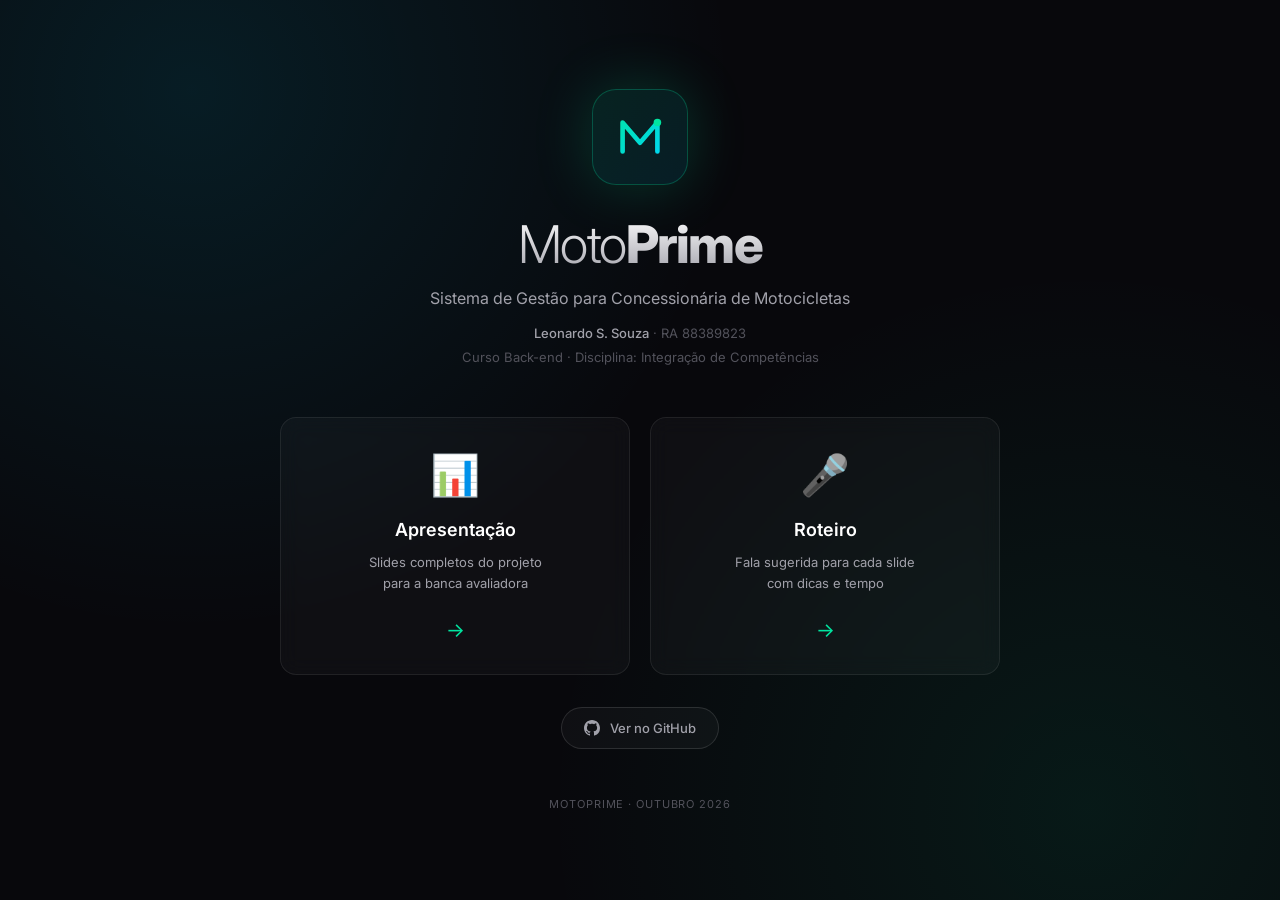
<file: docs/index.html>
<!DOCTYPE html>
<html lang="pt-BR">
<head>
<meta charset="UTF-8">
<meta name="viewport" content="width=device-width, initial-scale=1.0">
<title>MotoPrime — Documentação</title>
<link href="https://fonts.googleapis.com/css2?family=Inter:wght@300;400;500;600;700;800&display=swap" rel="stylesheet">
<style>
*{margin:0;padding:0;box-sizing:border-box;font-family:'Inter',system-ui,sans-serif}
body{background:#08080c;color:#f5f5f7;min-height:100vh;display:flex;align-items:center;justify-content:center;padding:24px;
  background-image:radial-gradient(circle at 15% 10%,rgba(0,212,255,.10),transparent 40%),radial-gradient(circle at 85% 90%,rgba(0,229,160,.08),transparent 40%);
  background-attachment:fixed}
.container{max-width:720px;width:100%;text-align:center}
.mark{width:96px;height:96px;border-radius:24px;background:linear-gradient(135deg,rgba(0,229,160,.1),rgba(0,212,255,.1));
  border:1px solid rgba(0,229,160,.25);display:flex;align-items:center;justify-content:center;padding:18px;
  margin:0 auto 28px;box-shadow:0 0 60px rgba(0,229,160,.2)}
.mark svg{width:100%;height:100%}
h1{font-size:52px;font-weight:300;letter-spacing:-.03em;margin-bottom:12px;
  background:linear-gradient(180deg,#fff,#a1a1aa);-webkit-background-clip:text;-webkit-text-fill-color:transparent;background-clip:text}
h1 strong{font-weight:800}
.sub{color:#a1a1aa;font-size:16px;margin-bottom:14px}
.author{color:#52525b;font-size:13px;margin-bottom:48px;line-height:1.8}
.author strong{color:#a1a1aa;font-weight:500}
.cards{display:grid;grid-template-columns:1fr 1fr;gap:20px;margin-bottom:32px}
.card{background:rgba(255,255,255,.03);border:1px solid rgba(255,255,255,.08);border-radius:16px;padding:32px 24px;
  text-decoration:none;color:inherit;transition:.3s;backdrop-filter:blur(10px);display:flex;flex-direction:column;align-items:center;gap:12px}
.card:hover{background:rgba(255,255,255,.06);border-color:rgba(0,229,160,.4);transform:translateY(-4px);box-shadow:0 0 30px rgba(0,229,160,.15)}
.card .ico{font-size:40px;margin-bottom:8px}
.card h2{font-size:18px;font-weight:600;color:#fff}
.card p{font-size:13px;color:#a1a1aa;text-align:center;line-height:1.6}
.card .arrow{margin-top:12px;font-size:20px;color:#00e5a0;transition:.2s}
.card:hover .arrow{transform:translateX(6px)}
.repo{display:inline-flex;align-items:center;gap:10px;padding:12px 22px;border-radius:999px;
  background:rgba(255,255,255,.03);border:1px solid rgba(255,255,255,.12);color:#a1a1aa;
  text-decoration:none;font-size:13px;font-weight:500;transition:.2s}
.repo:hover{background:rgba(255,255,255,.06);border-color:rgba(255,255,255,.25);color:#fff}
.footer{margin-top:48px;font-size:11px;color:#52525b;letter-spacing:.08em;text-transform:uppercase}
@media(max-width:600px){.cards{grid-template-columns:1fr}h1{font-size:36px}}
</style>
</head>
<body>
<div class="container">
  <div class="mark">
    <svg viewBox="0 0 40 40" fill="none" xmlns="http://www.w3.org/2000/svg">
      <defs><linearGradient id="lg" x1="0" y1="0" x2="40" y2="40" gradientUnits="userSpaceOnUse">
        <stop offset="0" stop-color="#00e5a0"/><stop offset="1" stop-color="#00d4ff"/>
      </linearGradient></defs>
      <path d="M8 30 L8 10 L20 24 L32 10 L32 30" stroke="url(#lg)" stroke-width="3.2" stroke-linecap="round" stroke-linejoin="round" fill="none"/>
      <circle cx="32" cy="10" r="2.6" fill="#00e5a0"/>
    </svg>
  </div>

  <h1>Moto<strong>Prime</strong></h1>
  <p class="sub">Sistema de Gestão para Concessionária de Motocicletas</p>
  <p class="author">
    <strong>Leonardo S. Souza</strong> · RA 88389823<br>
    Curso Back-end · Disciplina: Integração de Competências
  </p>

  <div class="cards">
    <a class="card" href="apresentacao.html">
      <div class="ico">📊</div>
      <h2>Apresentação</h2>
      <p>Slides completos do projeto<br>para a banca avaliadora</p>
      <span class="arrow">→</span>
    </a>
    <a class="card" href="roteiro.html">
      <div class="ico">🎤</div>
      <h2>Roteiro</h2>
      <p>Fala sugerida para cada slide<br>com dicas e tempo</p>
      <span class="arrow">→</span>
    </a>
  </div>

  <a class="repo" href="https://github.com/leonardossouza-1987/motoprime">
    <svg width="16" height="16" viewBox="0 0 16 16" fill="currentColor">
      <path d="M8 0C3.58 0 0 3.58 0 8c0 3.54 2.29 6.53 5.47 7.59.4.07.55-.17.55-.38 0-.19-.01-.82-.01-1.49-2.01.37-2.53-.49-2.69-.94-.09-.23-.48-.94-.82-1.13-.28-.15-.68-.52-.01-.53.63-.01 1.08.58 1.23.82.72 1.21 1.87.87 2.33.66.07-.52.28-.87.51-1.07-1.78-.2-3.64-.89-3.64-3.95 0-.87.31-1.59.82-2.15-.08-.2-.36-1.02.08-2.12 0 0 .67-.21 2.2.82.64-.18 1.32-.27 2-.27.68 0 1.36.09 2 .27 1.53-1.04 2.2-.82 2.2-.82.44 1.1.16 1.92.08 2.12.51.56.82 1.27.82 2.15 0 3.07-1.87 3.75-3.65 3.95.29.25.54.73.54 1.48 0 1.07-.01 1.93-.01 2.2 0 .21.15.46.55.38A8.01 8.01 0 0016 8c0-4.42-3.58-8-8-8z"/>
    </svg>
    Ver no GitHub
  </a>

  <p class="footer">MotoPrime · Outubro 2026</p>
</div>
</body>
</html>
</file>
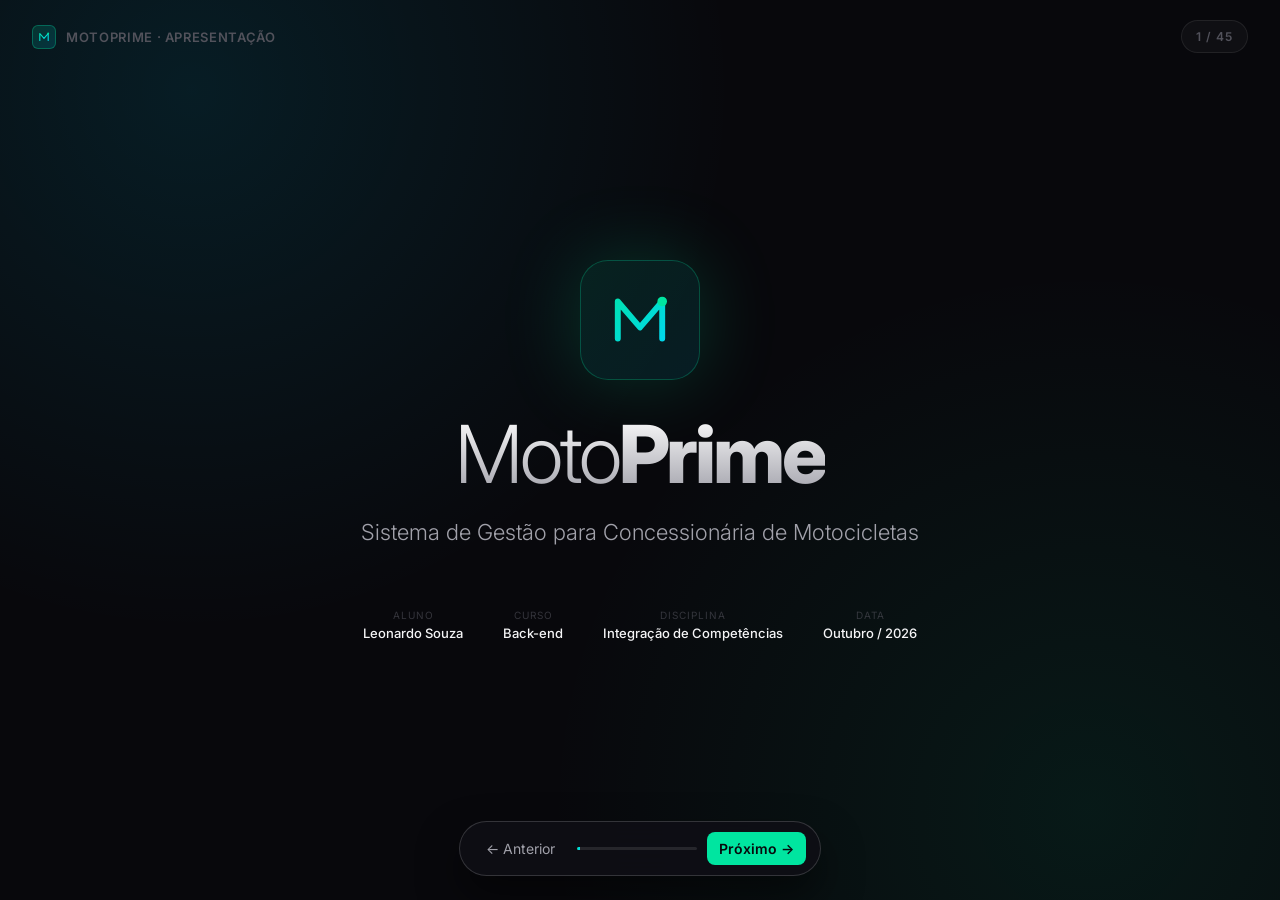
<file: docs/apresentacao.html>
<!DOCTYPE html>
<html lang="pt-BR">
<head>
<meta charset="UTF-8">
<meta name="viewport" content="width=device-width, initial-scale=1.0">
<title>MotoPrime — Apresentação · Leonardo Souza</title>
<link rel="preconnect" href="https://fonts.googleapis.com">
<link href="https://fonts.googleapis.com/css2?family=Inter:wght@300;400;500;600;700;800;900&family=JetBrains+Mono:wght@400;600&display=swap" rel="stylesheet">
<style>
*{margin:0;padding:0;box-sizing:border-box}
:root{
  --bg:#08080c;
  --bg-2:#0f0f16;
  --card:rgba(255,255,255,0.03);
  --card-hover:rgba(255,255,255,0.06);
  --border:rgba(255,255,255,0.08);
  --border-2:rgba(255,255,255,0.16);
  --text:#f5f5f7;
  --text-dim:#a1a1aa;
  --text-mute:#52525b;
  --accent:#00e5a0;
  --accent-2:#00d4ff;
  --accent-glow:rgba(0,229,160,0.35);
  --danger:#ff4d6d;
  --warning:#ffb547;
  --info:#60a5fa;
}
html,body{height:100%;overflow:hidden}
body{
  font-family:'Inter',system-ui,sans-serif;
  background:var(--bg);
  color:var(--text);
  -webkit-font-smoothing:antialiased;
  background-image:
    radial-gradient(circle at 15% 10%, rgba(0,212,255,0.10), transparent 40%),
    radial-gradient(circle at 85% 90%, rgba(0,229,160,0.08), transparent 40%);
  background-attachment:fixed;
}
code,.mono,pre{font-family:'JetBrains Mono','Monaco','Consolas',monospace}

/* ---------- Layout ---------- */
.deck{height:100vh;position:relative;overflow:hidden}
.slide{
  position:absolute;
  inset:0;
  padding:60px 80px;
  display:none;
  flex-direction:column;
  overflow-y:auto;
  animation:slideIn 0.5s cubic-bezier(0.4,0,0.2,1);
}
.slide.active{display:flex}
@keyframes slideIn{from{opacity:0;transform:translateY(20px)}to{opacity:1;transform:none}}

/* ---------- Header ---------- */
.topbar{
  position:fixed;top:0;left:0;right:0;
  padding:20px 32px;
  display:flex;justify-content:space-between;align-items:center;
  z-index:100;
  pointer-events:none;
}
.brand{
  display:flex;align-items:center;gap:10px;
  font-size:13px;font-weight:600;letter-spacing:0.05em;
  text-transform:uppercase;color:var(--text-mute);
  pointer-events:auto;
}
.brand-mark{
  width:24px;height:24px;
  border-radius:6px;
  background:linear-gradient(135deg,rgba(0,229,160,0.15),rgba(0,212,255,0.15));
  border:1px solid rgba(0,229,160,0.3);
  display:flex;align-items:center;justify-content:center;
  padding:4px;
}
.brand-mark svg{width:100%;height:100%}
.counter{
  font-size:12px;color:var(--text-mute);
  font-weight:600;letter-spacing:0.08em;
  padding:8px 14px;border-radius:999px;
  background:rgba(255,255,255,0.03);
  border:1px solid var(--border);
  pointer-events:auto;
}

/* ---------- Footer / nav ---------- */
.nav{
  position:fixed;bottom:24px;left:50%;transform:translateX(-50%);
  display:flex;align-items:center;gap:10px;
  padding:10px 14px;border-radius:999px;
  background:rgba(15,15,22,0.85);
  backdrop-filter:blur(20px);
  border:1px solid var(--border-2);
  box-shadow:0 20px 40px rgba(0,0,0,0.5);
  z-index:100;
}
.nav button{
  background:transparent;border:none;cursor:pointer;
  color:var(--text-dim);font-family:inherit;font-size:14px;
  padding:8px 12px;border-radius:8px;
  transition:all 0.2s;
  display:flex;align-items:center;gap:6px;
}
.nav button:hover{background:var(--card-hover);color:var(--text)}
.nav button.primary{background:var(--accent);color:var(--bg);font-weight:600}
.nav button.primary:hover{box-shadow:0 0 20px var(--accent-glow)}
.progress{
  width:120px;height:3px;border-radius:999px;
  background:rgba(255,255,255,0.1);overflow:hidden;
}
.progress > div{
  height:100%;background:linear-gradient(90deg,var(--accent),var(--accent-2));
  width:0%;transition:width 0.3s ease;
}

/* ---------- Tipografia ---------- */
h1{
  font-size:64px;font-weight:300;letter-spacing:-0.04em;line-height:1.05;
  background:linear-gradient(180deg,#fff,#a1a1aa);
  -webkit-background-clip:text;-webkit-text-fill-color:transparent;background-clip:text;
  margin-bottom:16px;
}
h1 strong{font-weight:800}
h2{
  font-size:44px;font-weight:300;letter-spacing:-0.03em;line-height:1.1;
  background:linear-gradient(180deg,#fff,#a1a1aa);
  -webkit-background-clip:text;-webkit-text-fill-color:transparent;background-clip:text;
  margin-bottom:12px;
}
h2 strong{font-weight:700}
h3{font-size:20px;font-weight:600;letter-spacing:-0.02em;margin-bottom:10px}
h4{font-size:14px;font-weight:600;letter-spacing:0.06em;text-transform:uppercase;color:var(--accent);margin-bottom:14px}
.sub{font-size:18px;color:var(--text-dim);font-weight:300;max-width:900px;line-height:1.5}
.lead{font-size:20px;color:var(--text-dim);font-weight:300;line-height:1.6;max-width:900px;margin-bottom:32px}

/* ---------- Elements ---------- */
.tag{
  display:inline-flex;align-items:center;gap:6px;
  padding:5px 12px;border-radius:999px;
  background:rgba(0,229,160,0.1);color:var(--accent);
  font-size:11px;font-weight:600;letter-spacing:0.06em;text-transform:uppercase;
  margin-bottom:20px;
}
.tag::before{content:'';width:6px;height:6px;border-radius:50%;background:var(--accent);box-shadow:0 0 8px var(--accent)}

.card{
  background:var(--card);
  border:1px solid var(--border);
  border-radius:16px;
  padding:28px;
  backdrop-filter:blur(10px);
  transition:all 0.3s;
}
.card:hover{border-color:var(--border-2);background:var(--card-hover)}
.card .ico{font-size:24px;margin-bottom:14px;opacity:0.9}
.card h3{color:var(--text);margin-bottom:10px}
.card p{color:var(--text-dim);font-size:14px;line-height:1.6}

.grid-2{display:grid;grid-template-columns:1fr 1fr;gap:20px;flex:1}
.grid-3{display:grid;grid-template-columns:repeat(3,1fr);gap:20px}
.grid-4{display:grid;grid-template-columns:repeat(auto-fit,minmax(180px,1fr));gap:16px}

pre.code{
  background:rgba(0,0,0,0.5);
  border:1px solid var(--border);
  border-radius:12px;
  padding:20px 24px;
  font-size:13px;
  line-height:1.7;
  overflow-x:auto;
  color:#e4e4e7;
}
pre.code .kw{color:#c084fc}
pre.code .str{color:#86efac}
pre.code .com{color:#52525b;font-style:italic}
pre.code .fn{color:#67e8f9}
pre.code .num{color:#fbbf24}
pre.code .cls{color:#fde047}

.kw{color:#c084fc}
.str{color:#86efac}
.com{color:#52525b;font-style:italic}
.fn{color:#67e8f9}
.cls{color:#fde047}

/* ---------- Diagramas ---------- */
.diagram{
  background:rgba(0,0,0,0.4);
  border:1px solid var(--border);
  border-radius:16px;
  padding:32px;
  font-family:'JetBrains Mono',monospace;
  font-size:13px;
  line-height:1.7;
  overflow-x:auto;
  color:#e4e4e7;
  white-space:pre;
}

.flow{
  display:flex;align-items:center;gap:16px;
  flex-wrap:wrap;
  margin:24px 0;
}
.flow-step{
  padding:14px 18px;border-radius:12px;
  background:var(--card);border:1px solid var(--border);
  font-size:13px;font-weight:500;
  display:flex;flex-direction:column;gap:4px;
  min-width:140px;
}
.flow-step small{color:var(--text-mute);font-size:10px;text-transform:uppercase;letter-spacing:0.08em}
.flow-arrow{color:var(--accent);font-size:20px}

/* ---------- Tables ---------- */
table{
  width:100%;border-collapse:collapse;font-size:14px;
  background:var(--card);border:1px solid var(--border);border-radius:12px;overflow:hidden;
}
th{
  text-align:left;padding:14px 18px;
  font-size:11px;text-transform:uppercase;letter-spacing:0.08em;
  color:var(--text-mute);font-weight:600;
  background:rgba(0,0,0,0.3);
  border-bottom:1px solid var(--border);
}
td{padding:14px 18px;border-bottom:1px solid var(--border);color:var(--text-dim)}
tr:last-child td{border-bottom:none}
tr:hover td{background:rgba(255,255,255,0.02)}
td strong{color:var(--text)}
.tag-ok{color:var(--accent)}
.tag-no{color:var(--text-mute)}

.badge{
  display:inline-block;padding:3px 10px;border-radius:999px;
  font-size:11px;font-weight:600;letter-spacing:0.04em;
}
.badge-adm{background:rgba(168,85,247,0.15);color:#c084fc}
.badge-vend{background:rgba(0,229,160,0.15);color:var(--accent)}
.badge-ofic{background:rgba(255,181,71,0.15);color:var(--warning)}
.badge-get{background:rgba(96,165,250,0.15);color:var(--info)}
.badge-post{background:rgba(0,229,160,0.15);color:var(--accent)}
.badge-put{background:rgba(255,181,71,0.15);color:var(--warning)}
.badge-del{background:rgba(255,77,109,0.15);color:var(--danger)}

/* ---------- Title slide ---------- */
.title-slide{
  justify-content:center;align-items:center;text-align:center;
}
.title-slide .mark{
  width:120px;height:120px;border-radius:28px;
  background:linear-gradient(135deg,rgba(0,229,160,0.1),rgba(0,212,255,0.1));
  border:1px solid rgba(0,229,160,0.25);
  display:flex;align-items:center;justify-content:center;
  padding:22px;
  margin-bottom:32px;
  box-shadow:0 0 80px rgba(0,229,160,0.2);
}
.title-slide .mark svg{width:100%;height:100%}
.title-slide h1{font-size:80px;margin-bottom:20px}
.title-slide .sub{font-size:22px;color:var(--text-dim);margin-bottom:60px}
.title-slide .meta{
  display:flex;gap:40px;justify-content:center;flex-wrap:wrap;
  color:var(--text-mute);font-size:13px;
}
.title-slide .meta div{display:flex;flex-direction:column;gap:4px}
.title-slide .meta small{font-size:10px;letter-spacing:0.1em;text-transform:uppercase;opacity:0.6}
.title-slide .meta strong{color:var(--text);font-weight:500}

/* ---------- Section slide ---------- */
.section-slide{justify-content:center;align-items:flex-start;padding:120px}
.section-slide .num{
  font-size:120px;font-weight:200;letter-spacing:-0.06em;
  background:linear-gradient(135deg,var(--accent),var(--accent-2));
  -webkit-background-clip:text;-webkit-text-fill-color:transparent;
  background-clip:text;
  line-height:1;margin-bottom:24px;
}
.section-slide h2{font-size:56px}

/* ---------- Utils ---------- */
.mt-2{margin-top:20px}
.mt-4{margin-top:40px}
.mb-2{margin-bottom:20px}
.center{text-align:center}
.row{display:flex;gap:24px;align-items:flex-start}
.col{flex:1}
.flex-1{flex:1}
.small{font-size:13px;color:var(--text-mute)}
.hl{color:var(--accent);font-weight:600}
.hl2{color:var(--accent-2);font-weight:600}
.danger{color:var(--danger)}
.warn{color:var(--warning)}
.info{color:var(--info)}

.slide-header{margin-bottom:40px}

::-webkit-scrollbar{width:8px;height:8px}
::-webkit-scrollbar-track{background:transparent}
::-webkit-scrollbar-thumb{background:rgba(255,255,255,0.1);border-radius:4px}
::-webkit-scrollbar-thumb:hover{background:rgba(255,255,255,0.2)}

@media(max-width:1024px){
  .slide{padding:40px 32px}
  h1{font-size:44px}
  h2{font-size:32px}
  .grid-2,.grid-3{grid-template-columns:1fr}
  .title-slide h1{font-size:52px}
  .section-slide{padding:60px}
  .section-slide .num{font-size:80px}
  .section-slide h2{font-size:38px}
}
</style>
</head>
<body>

<div class="topbar">
  <div class="brand">
    <div class="brand-mark">
      <svg viewBox="0 0 40 40" fill="none" xmlns="http://www.w3.org/2000/svg">
        <defs><linearGradient id="lg" x1="0" y1="0" x2="40" y2="40" gradientUnits="userSpaceOnUse">
          <stop offset="0" stop-color="#00e5a0"/><stop offset="1" stop-color="#00d4ff"/>
        </linearGradient></defs>
        <path d="M8 30 L8 10 L20 24 L32 10 L32 30" stroke="url(#lg)" stroke-width="3.2" stroke-linecap="round" stroke-linejoin="round" fill="none"/>
        <circle cx="32" cy="10" r="2.6" fill="#00e5a0"/>
      </svg>
    </div>
    <span>MotoPrime · Apresentação</span>
  </div>
  <div class="counter"><span id="cur">1</span> / <span id="tot">0</span></div>
</div>

<div class="deck" id="deck">

<!-- ============================================================ -->
<!-- 01 — CAPA                                                     -->
<!-- ============================================================ -->
<section class="slide title-slide">
  <div class="mark">
    <svg viewBox="0 0 40 40" fill="none" xmlns="http://www.w3.org/2000/svg">
      <defs><linearGradient id="lg2" x1="0" y1="0" x2="40" y2="40" gradientUnits="userSpaceOnUse">
        <stop offset="0" stop-color="#00e5a0"/><stop offset="1" stop-color="#00d4ff"/>
      </linearGradient></defs>
      <path d="M8 30 L8 10 L20 24 L32 10 L32 30" stroke="url(#lg2)" stroke-width="3.2" stroke-linecap="round" stroke-linejoin="round" fill="none"/>
      <circle cx="32" cy="10" r="2.6" fill="#00e5a0"/>
    </svg>
  </div>
  <h1>Moto<strong>Prime</strong></h1>
  <p class="sub">Sistema de Gestão para Concessionária de Motocicletas</p>
  <div class="meta">
    <div><small>Aluno</small><strong>Leonardo Souza</strong></div>
    <div><small>Curso</small><strong>Back-end</strong></div>
    <div><small>Disciplina</small><strong>Integração de Competências</strong></div>
    <div><small>Data</small><strong>Outubro / 2026</strong></div>
  </div>
</section>

<!-- ============================================================ -->
<!-- 02 — AGENDA                                                   -->
<!-- ============================================================ -->
<section class="slide">
  <div class="slide-header">
    <span class="tag">Agenda</span>
    <h2>O que vamos <strong>ver</strong></h2>
  </div>
  <div class="grid-3" style="gap:24px">
    <div class="card"><div class="ico">🎯</div><h3>1. Contexto</h3><p>Problema, objetivo e público-alvo.</p></div>
    <div class="card"><div class="ico">🏗️</div><h3>2. Arquitetura</h3><p>Como o sistema é organizado em camadas.</p></div>
    <div class="card"><div class="ico">⚙️</div><h3>3. Backend</h3><p>FastAPI, routers, models, schemas.</p></div>
    <div class="card"><div class="ico">🔐</div><h3>4. Segurança</h3><p>JWT, bcrypt, permissões por cargo.</p></div>
    <div class="card"><div class="ico">🌐</div><h3>5. API REST</h3><p>Todos os endpoints documentados.</p></div>
    <div class="card"><div class="ico">🗄️</div><h3>6. Banco de Dados</h3><p>Modelo relacional e integridade.</p></div>
    <div class="card"><div class="ico">🎨</div><h3>7. Frontend</h3><p>Design moderno e menu dinâmico.</p></div>
    <div class="card"><div class="ico">🧪</div><h3>8. Regras de Negócio</h3><p>Fluxos de venda, devolução e OS.</p></div>
    <div class="card"><div class="ico">🚀</div><h3>9. Execução</h3><p>Como rodar o sistema do zero.</p></div>
  </div>
</section>

<!-- ============================================================ -->
<!-- 03 — SEÇÃO: CONTEXTO                                          -->
<!-- ============================================================ -->
<section class="slide section-slide">
  <div class="num">01</div>
  <h2>Contexto e <strong>objetivo</strong></h2>
  <p class="lead mt-2">Por que construir um sistema de gestão para concessionária?</p>
</section>

<!-- ============================================================ -->
<!-- 04 — PROBLEMA                                                 -->
<!-- ============================================================ -->
<section class="slide">
  <div class="slide-header">
    <span class="tag">O Problema</span>
    <h2>Por que <strong>planilhas não bastam</strong></h2>
  </div>
  <div class="grid-2">
    <div>
      <h3>Realidade atual</h3>
      <p class="lead">Pequenas concessionárias ainda controlam tudo em cadernos e planilhas.</p>
      <div class="grid-2 mt-2" style="gap:12px">
        <div class="card"><div class="ico">📋</div><h3>Erros manuais</h3><p>Digitação repetida gera inconsistências.</p></div>
        <div class="card"><div class="ico">🚗</div><h3>Estoque caótico</h3><p>Não se sabe o que está disponível.</p></div>
        <div class="card"><div class="ico">💰</div><h3>Sem histórico</h3><p>Não há rastreio de vendas e devoluções.</p></div>
        <div class="card"><div class="ico">🔧</div><h3>Oficina solta</h3><p>OS em papel, sem controle.</p></div>
      </div>
    </div>
    <div>
      <h3>Solução proposta</h3>
      <p class="lead">Um sistema web centralizado, seguro e com perfis distintos.</p>
      <div class="card mt-2">
        <div class="ico">✅</div>
        <h3>MotoPrime</h3>
        <p>Backend em FastAPI + MySQL, frontend em HTML/CSS/JS puro, com autenticação JWT e controle de permissões por cargo.</p>
      </div>
    </div>
  </div>
</section>

<!-- ============================================================ -->
<!-- 05 — OBJETIVO                                                 -->
<!-- ============================================================ -->
<section class="slide">
  <div class="slide-header">
    <span class="tag">Objetivo</span>
    <h2>O que o sistema <strong>faz</strong></h2>
  </div>
  <div class="grid-3">
    <div class="card"><div class="ico">👥</div><h3>Funcionários</h3><p>Cadastro e gestão de ADMs, vendedores e mecânicos com perfis distintos.</p></div>
    <div class="card"><div class="ico">🚗</div><h3>Veículos</h3><p>Estoque com chassi, placa, KM, categoria e situação (disponível/vendido/reservado).</p></div>
    <div class="card"><div class="ico">🧑‍💼</div><h3>Clientes</h3><p>Cadastro completo com CPF, contato e data de cadastro.</p></div>
    <div class="card"><div class="ico">💸</div><h3>Vendas</h3><p>Registro com baixa automática de estoque e vendedor responsável.</p></div>
    <div class="card"><div class="ico">↩️</div><h3>Devoluções</h3><p>Retorno do veículo ao estoque com histórico completo.</p></div>
    <div class="card"><div class="ico">🔧</div><h3>Ordens de Serviço</h3><p>Abertura e fechamento com valor, descrição e mecânico responsável.</p></div>
  </div>
</section>

<!-- ============================================================ -->
<!-- 06 — PERFIS                                                   -->
<!-- ============================================================ -->
<section class="slide">
  <div class="slide-header">
    <span class="tag">Perfis de usuário</span>
    <h2>Três perfis, três <strong>visões</strong></h2>
  </div>
  <div class="grid-3">
    <div class="card">
      <span class="badge badge-adm">ADM</span>
      <h3 class="mt-2">Administrador</h3>
      <p>Controle total do sistema.</p>
      <ul style="margin-top:14px;padding-left:18px;color:var(--text-dim);font-size:14px;line-height:2">
        <li>Gerenciar funcionários</li>
        <li>Gerenciar veículos</li>
        <li>Gerenciar clientes</li>
        <li>Ver todas as transações</li>
        <li>Ver todas as OS</li>
      </ul>
    </div>
    <div class="card">
      <span class="badge badge-vend">VENDEDOR</span>
      <h3 class="mt-2">Vendedor</h3>
      <p>Foco comercial.</p>
      <ul style="margin-top:14px;padding-left:18px;color:var(--text-dim);font-size:14px;line-height:2">
        <li>Gerenciar clientes</li>
        <li>Consultar estoque (leitura)</li>
        <li>Realizar vendas</li>
        <li>Realizar devoluções</li>
        <li>Ver suas próprias vendas</li>
      </ul>
    </div>
    <div class="card">
      <span class="badge badge-ofic">OFICINA</span>
      <h3 class="mt-2">Mecânico</h3>
      <p>Foco técnico.</p>
      <ul style="margin-top:14px;padding-left:18px;color:var(--text-dim);font-size:14px;line-height:2">
        <li>Abrir ordens de serviço</li>
        <li>Fechar ordens de serviço</li>
        <li>Consultar estoque (leitura)</li>
        <li>Ver suas próprias OS</li>
      </ul>
    </div>
  </div>
</section>

<!-- ============================================================ -->
<!-- 07 — SEÇÃO: ARQUITETURA                                       -->
<!-- ============================================================ -->
<section class="slide section-slide">
  <div class="num">02</div>
  <h2>Arquitetura <strong>do sistema</strong></h2>
  <p class="lead mt-2">Como as camadas se comunicam e por quê.</p>
</section>

<!-- ============================================================ -->
<!-- 08 — ARQUITETURA EM CAMADAS                                   -->
<!-- ============================================================ -->
<section class="slide">
  <div class="slide-header">
    <span class="tag">Arquitetura</span>
    <h2>Visão em <strong>camadas</strong></h2>
  </div>
  <div class="diagram">┌──────────────────────────────────────────────────────────────────┐
│  FRONTEND  (HTML + CSS + JavaScript vanilla)                     │
│  ────────────────────────────────────────────────────────────    │
│  • Páginas estáticas servidas pelo próprio FastAPI                │
│  • Comunicação via fetch() com JWT no header Authorization        │
│  • Estado guardado em localStorage (token, cargo, nome)           │
└──────────────────────────┬───────────────────────────────────────┘
                           │  HTTP · JSON
                           ▼
┌──────────────────────────────────────────────────────────────────┐
│  FASTAPI  (Backend · camada de aplicação)                        │
│  ────────────────────────────────────────────────────────────    │
│  1. ROUTERS          → definem rotas e injetam dependências       │
│  2. DEPENDENCIES     → require_adm, require_vendedor, ...         │
│  3. AUTH             → valida JWT, extrai usuário                 │
│  4. SCHEMAS          → validação de entrada/saída (Pydantic)      │
│  5. MODELS           → mapeamento ORM (SQLAlchemy)                │
└──────────────────────────┬───────────────────────────────────────┘
                           │  SQLAlchemy ORM
                           ▼
┌──────────────────────────────────────────────────────────────────┐
│  MYSQL 8.0                                                        │
│  ────────────────────────────────────────────────────────────    │
│  • 5 tabelas: funcionarios · clientes · veiculos ·               │
│    transacoes · ordens_servico                                    │
│  • Integridade por PK (cpf, chassi) e FK                         │
└──────────────────────────────────────────────────────────────────┘</div>
</section>

<!-- ============================================================ -->
<!-- 09 — FLUXO DE UMA REQUISIÇÃO                                  -->
<!-- ============================================================ -->
<section class="slide">
  <div class="slide-header">
    <span class="tag">Fluxo</span>
    <h2>O caminho de uma <strong>requisição</strong></h2>
  </div>
  <div class="flow">
    <div class="flow-step"><small>1</small>Navegador<small>fetch()</small></div>
    <span class="flow-arrow">→</span>
    <div class="flow-step"><small>2</small>FastAPI<small>Router</small></div>
    <span class="flow-arrow">→</span>
    <div class="flow-step"><small>3</small>JWT<small>get_current_user</small></div>
    <span class="flow-arrow">→</span>
    <div class="flow-step"><small>4</small>Cargo<small>require_*</small></div>
    <span class="flow-arrow">→</span>
    <div class="flow-step"><small>5</small>Schema<small>Pydantic</small></div>
    <span class="flow-arrow">→</span>
    <div class="flow-step"><small>6</small>Regra<small>lógica</small></div>
    <span class="flow-arrow">→</span>
    <div class="flow-step"><small>7</small>ORM<small>SQLAlchemy</small></div>
    <span class="flow-arrow">→</span>
    <div class="flow-step"><small>8</small>MySQL<small>SQL</small></div>
  </div>
  <pre class="code mt-2"><span class="com"># Exemplo: listar veículos (qualquer usuário autenticado)</span>
<span class="kw">@router</span>.get(<span class="str">"/veiculos/"</span>, response_model=<span class="cls">List</span>[<span class="cls">VeiculoOut</span>])
<span class="kw">def</span> <span class="fn">listar</span>(db: <span class="cls">Session</span> = <span class="cls">Depends</span>(get_db), _=<span class="cls">Depends</span>(_any_authenticated)):
    <span class="com"># 1. FastAPI chamou get_db() → sessão MySQL</span>
    <span class="com"># 2. FastAPI chamou _any_authenticated → validou JWT</span>
    <span class="com"># 3. Agora só precisa buscar e devolver</span>
    <span class="kw">return</span> db.query(<span class="cls">Veiculo</span>).all()</pre>
</section>

<!-- ============================================================ -->
<!-- 10 — SEÇÃO: BACKEND                                           -->
<!-- ============================================================ -->
<section class="slide section-slide">
  <div class="num">03</div>
  <h2>Backend com <strong>FastAPI</strong></h2>
  <p class="lead mt-2">Estrutura, responsabilidades e principais arquivos.</p>
</section>

<!-- ============================================================ -->
<!-- 11 — ESTRUTURA DE ARQUIVOS                                    -->
<!-- ============================================================ -->
<section class="slide">
  <div class="slide-header">
    <span class="tag">Backend</span>
    <h2>Estrutura de <strong>arquivos</strong></h2>
  </div>
  <div class="diagram">app/
├── main.py             ← instancia FastAPI, registra routers e monta /static
├── database.py         ← engine SQLAlchemy, SessionLocal, dependência get_db
├── models.py           ← 5 classes ORM (tabelas) + enums
├── schemas.py          ← contratos Pydantic (entrada e saída)
├── auth.py             ← hash bcrypt + criação/validação de JWT
├── dependencies.py     ← require_adm, require_vendedor, require_oficina
│
├── routers/            ← cada arquivo cuida de uma área da API
│   ├── auth_router.py       POST /auth/login
│   ├── funcionarios.py      CRUD /funcionarios
│   ├── veiculos.py          CRUD /veiculos
│   ├── clientes.py          CRUD /clientes
│   ├── transacoes.py        /transacoes/venda | /devolucao | /minhas
│   └── ordens_servico.py    /ordens-servico
│
└── static/             ← frontend (HTML, CSS, JS puro)
    ├── css/app.css
    └── *.html</div>
</section>

<!-- ============================================================ -->
<!-- 12 — MAIN.PY                                                  -->
<!-- ============================================================ -->
<section class="slide">
  <div class="slide-header">
    <span class="tag">main.py</span>
    <h2>O ponto de <strong>entrada</strong></h2>
  </div>
  <pre class="code"><span class="com"># 1) Cria tabelas no MySQL caso não existam (lê models.py)</span>
<span class="cls">Base</span>.metadata.create_all(bind=engine)

<span class="com"># 2) Instancia a aplicação FastAPI</span>
app = <span class="cls">FastAPI</span>(title=<span class="str">"MotoPrime API"</span>, version=<span class="str">"1.0.0"</span>)

<span class="com"># 3) Serve arquivos estáticos: /static/css/app.css → app/static/css/app.css</span>
app.mount(<span class="str">"/static"</span>, <span class="cls">StaticFiles</span>(directory=<span class="str">"app/static"</span>), name=<span class="str">"static"</span>)

<span class="com"># 4) Registra os 6 routers — cada um traz seu conjunto de endpoints</span>
app.include_router(auth_router.router)
app.include_router(funcionarios.router)
app.include_router(veiculos.router)
app.include_router(clientes.router)
app.include_router(transacoes.router)
app.include_router(ordens_servico.router)

<span class="com"># 5) Rotas que devolvem HTML (não JSON)</span>
<span class="kw">@app</span>.get(<span class="str">"/dashboard"</span>)
<span class="kw">def</span> <span class="fn">dashboard_page</span>():
    <span class="kw">return</span> <span class="cls">FileResponse</span>(<span class="str">"app/static/dashboard.html"</span>)</pre>
</section>

<!-- ============================================================ -->
<!-- 13 — DATABASE.PY                                              -->
<!-- ============================================================ -->
<section class="slide">
  <div class="slide-header">
    <span class="tag">database.py</span>
    <h2>Conexão com o <strong>MySQL</strong></h2>
  </div>
  <pre class="code"><span class="com"># 1) Configurações lidas do .env automaticamente</span>
<span class="kw">class</span> <span class="cls">Settings</span>(<span class="cls">BaseSettings</span>):
    DATABASE_URL: str     <span class="com"># ex: mysql+pymysql://root:senha@localhost:3306/concessionaria</span>
    SECRET_KEY: str       <span class="com"># chave para assinar JWT</span>
    ALGORITHM: str = <span class="str">"HS256"</span>
    ACCESS_TOKEN_EXPIRE_MINUTES: <span class="cls">int</span> = <span class="num">480</span>  <span class="com"># 8 horas</span>

<span class="com"># 2) Engine: gerencia o pool de conexões com o MySQL</span>
<span class="com">#    pool_pre_ping=True → testa a conexão antes de usar (evita "server has gone away")</span>
engine = create_engine(settings.DATABASE_URL, pool_pre_ping=<span class="kw">True</span>)

<span class="com"># 3) Fábrica de sessões: cada requisição ganha a sua</span>
SessionLocal = sessionmaker(autocommit=<span class="kw">False</span>, autoflush=<span class="kw">False</span>, bind=engine)

<span class="com"># 4) Base declarativa: todos os models herdam dela</span>
<span class="cls">Base</span> = declarative_base()

<span class="com"># 5) Dependência do FastAPI: abre sessão → entrega → fecha ao terminar</span>
<span class="kw">def</span> <span class="fn">get_db</span>():
    db = <span class="cls">SessionLocal</span>()
    <span class="kw">try</span>:
        <span class="kw">yield</span> db
    <span class="kw">finally</span>:
        db.close()</pre>
</section>

<!-- ============================================================ -->
<!-- 14 — MODELS.PY                                                -->
<!-- ============================================================ -->
<section class="slide">
  <div class="slide-header">
    <span class="tag">models.py</span>
    <h2>Os modelos <strong>ORM</strong></h2>
  </div>
  <div class="row">
    <div class="col">
      <pre class="code"><span class="kw">class</span> <span class="cls">Veiculo</span>(<span class="cls">Base</span>):
    __tablename__ = <span class="str">"veiculos"</span>

    <span class="com"># Chave primária = chassi (17 caracteres)</span>
    chassi = <span class="cls">Column</span>(<span class="cls">String</span>(<span class="num">17</span>), primary_key=<span class="kw">True</span>, index=<span class="kw">True</span>)

    marca = <span class="cls">Column</span>(<span class="cls">String</span>(<span class="num">50</span>), nullable=<span class="kw">False</span>)
    modelo = <span class="cls">Column</span>(<span class="cls">String</span>(<span class="num">80</span>), nullable=<span class="kw">False</span>)
    ano = <span class="cls">Column</span>(<span class="cls">Integer</span>, nullable=<span class="kw">False</span>)

    <span class="com"># Enums garantem valores válidos no banco</span>
    categoria = <span class="cls">Column</span>(<span class="cls">Enum</span>(<span class="cls">CategoriaVeiculo</span>))
    situacao = <span class="cls">Column</span>(<span class="cls">Enum</span>(<span class="cls">SituacaoVeiculo</span>),
                    default=<span class="cls">SituacaoVeiculo</span>.DISPONIVEL)

    preco = <span class="cls">Column</span>(<span class="cls">Numeric</span>(<span class="num">12</span>, <span class="num">2</span>), nullable=<span class="kw">False</span>)
    placa = <span class="cls">Column</span>(<span class="cls">String</span>(<span class="num">8</span>), nullable=<span class="kw">True</span>)
    quilometragem = <span class="cls">Column</span>(<span class="cls">Integer</span>, default=<span class="num">0</span>)
    descricao = <span class="cls">Column</span>(<span class="cls">Text</span>)</pre>
    </div>
    <div class="col">
      <div class="card">
        <div class="ico">🧩</div>
        <h3>O que é ORM?</h3>
        <p>Object-Relational Mapping: cada classe Python vira uma tabela no MySQL. Você escreve <code>db.query(Veiculo).all()</code> e o SQLAlchemy traduz para <code>SELECT * FROM veiculos</code>.</p>
      </div>
      <div class="card mt-2">
        <div class="ico">🔒</div>
        <h3>Segurança automática</h3>
        <p>ORM previne SQL injection — você nunca concatena strings no SQL.</p>
      </div>
      <div class="card mt-2">
        <div class="ico">🔗</div>
        <h3>Foreign Keys</h3>
        <p>Uma <code>Transacao</code> aponta para <code>Cliente</code>, <code>Veiculo</code> e <code>Funcionario</code> via <code>ForeignKey</code> — o banco garante a integridade.</p>
      </div>
    </div>
  </div>
</section>

<!-- ============================================================ -->
<!-- 15 — SCHEMAS.PY                                               -->
<!-- ============================================================ -->
<section class="slide">
  <div class="slide-header">
    <span class="tag">schemas.py</span>
    <h2>Contratos de <strong>dados</strong></h2>
  </div>
  <pre class="code"><span class="com"># Base: campos comuns</span>
<span class="kw">class</span> <span class="cls">VeiculoBase</span>(<span class="cls">BaseModel</span>):
    chassi: str = <span class="cls">Field</span>(..., min_length=<span class="num">17</span>, max_length=<span class="num">17</span>)
    marca: str
    modelo: str
    ano: <span class="cls">int</span>
    categoria: <span class="cls">CategoriaVeiculo</span>
    preco: <span class="cls">Decimal</span>

<span class="com"># Create: herda Base (usado no POST)</span>
<span class="kw">class</span> <span class="cls">VeiculoCreate</span>(<span class="cls">VeiculoBase</span>):
    <span class="kw">pass</span>

<span class="com"># Update: todos os campos opcionais</span>
<span class="kw">class</span> <span class="cls">VeiculoUpdate</span>(<span class="cls">BaseModel</span>):
    marca: <span class="cls">Optional</span>[str] = <span class="kw">None</span>
    modelo: <span class="cls">Optional</span>[str] = <span class="kw">None</span>
    ...

<span class="com"># Out: devolvido pela API (com campos gerados pelo servidor)</span>
<span class="kw">class</span> <span class="cls">VeiculoOut</span>(<span class="cls">VeiculoBase</span>):
    situacao: <span class="cls">SituacaoVeiculo</span>
    <span class="kw">class</span> <span class="cls">Config</span>: from_attributes = <span class="kw">True</span>  <span class="com"># lê direto do ORM</span></pre>
  <div class="grid-3 mt-4">
    <div class="card"><div class="ico">✅</div><h3>Validação grátis</h3><p>Se o cliente mandar chassi com 10 caracteres, o FastAPI devolve HTTP 422 automaticamente.</p></div>
    <div class="card"><div class="ico">📄</div><h3>Documentação no /docs</h3><p>Os schemas alimentam o Swagger — a doc da API é gerada sozinha.</p></div>
    <div class="card"><div class="ico">🔀</div><h3>Separação Create/Update/Out</h3><p>Cada contexto tem seu formato. Criar exige senha; atualizar não; resposta nunca mostra hash.</p></div>
  </div>
</section>

<!-- ============================================================ -->
<!-- 16 — SEÇÃO: SEGURANÇA                                         -->
<!-- ============================================================ -->
<section class="slide section-slide">
  <div class="num">04</div>
  <h2>Segurança: JWT + <strong>bcrypt</strong></h2>
  <p class="lead mt-2">Autenticação robusta e autorização em cascata.</p>
</section>

<!-- ============================================================ -->
<!-- 17 — AUTENTICAÇÃO COM BCRYPT                                  -->
<!-- ============================================================ -->
<section class="slide">
  <div class="slide-header">
    <span class="tag">auth.py</span>
    <h2>Hash de <strong>senhas</strong></h2>
  </div>
  <div class="row">
    <div class="col">
      <pre class="code"><span class="com"># bcrypt: hash lento, com salt aleatório por senha</span>
pwd_context = <span class="cls">CryptContext</span>(schemes=[<span class="str">"bcrypt"</span>], deprecated=<span class="str">"auto"</span>)

<span class="kw">def</span> <span class="fn">hash_senha</span>(senha: str) -> str:
    <span class="kw">return</span> pwd_context.hash(senha)

<span class="kw">def</span> <span class="fn">verificar_senha</span>(senha: str, hash_: str) -> bool:
    <span class="kw">return</span> pwd_context.verify(senha, hash_)</pre>
    </div>
    <div class="col">
      <div class="card">
        <div class="ico">🔐</div>
        <h3>Por que bcrypt?</h3>
        <p>É um algoritmo <span class="hl">lento de propósito</span>. Um ataque de força bruta que testaria milhões de senhas por segundo com MD5 cai para centenas por segundo com bcrypt.</p>
      </div>
      <div class="card mt-2">
        <div class="ico">🧂</div>
        <h3>Salt automático</h3>
        <p>Dois usuários com a mesma senha geram <span class="hl">hashes diferentes</span>. Impossível usar rainbow tables.</p>
      </div>
      <div class="card mt-2">
        <div class="ico">🚫</div>
        <h3>Nunca em texto puro</h3>
        <p>A senha real só existe na memória durante o POST /auth/login. Depois disso, só o hash circula.</p>
      </div>
    </div>
  </div>
</section>

<!-- ============================================================ -->
<!-- 18 — JWT                                                      -->
<!-- ============================================================ -->
<section class="slide">
  <div class="slide-header">
    <span class="tag">auth.py</span>
    <h2>Tokens <strong>JWT</strong></h2>
  </div>
  <div class="row">
    <div class="col">
      <pre class="code"><span class="kw">def</span> <span class="fn">criar_token</span>(data: dict) -> str:
    payload = data.copy()
    payload[<span class="str">"exp"</span>] = datetime.utcnow() + timedelta(minutes=<span class="num">480</span>)
    <span class="kw">return</span> jwt.encode(payload, SECRET_KEY, algorithm=<span class="str">"HS256"</span>)

<span class="kw">def</span> <span class="fn">get_current_user</span>(token: str = <span class="cls">Depends</span>(oauth2_scheme),
                     db = <span class="cls">Depends</span>(get_db)):
    <span class="kw">try</span>:
        payload = jwt.decode(token, SECRET_KEY, algorithms=[<span class="str">"HS256"</span>])
        cpf = payload.get(<span class="str">"sub"</span>)
    <span class="kw">except</span> <span class="cls">JWTError</span>:
        <span class="kw">raise</span> <span class="cls">HTTPException</span>(<span class="num">401</span>, <span class="str">"Credenciais inválidas"</span>)
    user = db.query(<span class="cls">Funcionario</span>).filter(<span class="cls">Funcionario</span>.cpf == cpf).first()
    <span class="kw">if</span> <span class="kw">not</span> user: <span class="kw">raise</span> <span class="cls">HTTPException</span>(<span class="num">401</span>)
    <span class="kw">return</span> user</pre>
    </div>
    <div class="col">
      <div class="card">
        <div class="ico">📦</div>
        <h3>Estrutura do JWT</h3>
        <p><span class="hl">Header</span> + <span class="hl">Payload</span> + <span class="hl">Assinatura</span>, tudo em Base64.</p>
        <pre class="code mt-2" style="font-size:11px">{
  "alg": "HS256",
  "typ": "JWT"
}
{
  "sub": "00000000000",
  "cargo": "adm",
  "exp": 1730000000
}
HMAC-SHA256(...)</pre>
      </div>
      <div class="card mt-2">
        <div class="ico">🛡️</div>
        <h3>Assinatura = prova</h3>
        <p>Se alguém alterar o payload (ex: mudar <code>cargo</code> para "adm"), a assinatura <span class="hl">deixa de bater</span> e o token é rejeitado.</p>
      </div>
    </div>
  </div>
</section>

<!-- ============================================================ -->
<!-- 19 — AUTORIZAÇÃO POR CARGO                                    -->
<!-- ============================================================ -->
<section class="slide">
  <div class="slide-header">
    <span class="tag">dependencies.py</span>
    <h2>Autorização por <strong>cargo</strong></h2>
  </div>
  <pre class="code"><span class="com"># Fluxo em cascata: cada nível chama o anterior</span>
<span class="kw">def</span> <span class="fn">require_adm</span>(user: <span class="cls">Funcionario</span> = <span class="cls">Depends</span>(get_current_user)):
    <span class="kw">if</span> user.cargo != <span class="cls">CargoEnum</span>.ADM:
        <span class="kw">raise</span> <span class="cls">HTTPException</span>(<span class="num">403</span>, <span class="str">"Acesso restrito a ADM"</span>)
    <span class="kw">return</span> user

<span class="kw">def</span> <span class="fn">require_vendedor</span>(user = <span class="cls">Depends</span>(get_current_user)):
    <span class="kw">if</span> user.cargo <span class="kw">not in</span> (<span class="cls">CargoEnum</span>.VENDEDOR, <span class="cls">CargoEnum</span>.ADM):
        <span class="kw">raise</span> <span class="cls">HTTPException</span>(<span class="num">403</span>, <span class="str">"Acesso restrito a Vendedor"</span>)
    <span class="kw">return</span> user

<span class="kw">def</span> <span class="fn">require_oficina</span>(user = <span class="cls">Depends</span>(get_current_user)):
    <span class="kw">if</span> user.cargo <span class="kw">not in</span> (<span class="cls">CargoEnum</span>.OFICINA, <span class="cls">CargoEnum</span>.ADM):
        <span class="kw">raise</span> <span class="cls">HTTPException</span>(<span class="num">403</span>, <span class="str">"Acesso restrito à Oficina"</span>)
    <span class="kw">return</span> user</pre>
  <div class="grid-3 mt-4">
    <div class="card"><div class="ico">🔽</div><h3>Cascata</h3><p><code>require_adm</code> → <code>get_current_user</code> → valida JWT → busca no banco. Se qualquer passo falha, a requisição nem chega na rota.</p></div>
    <div class="card"><div class="ico">♻️</div><h3>Reutilizável</h3><p>Basta adicionar <code>_=Depends(require_adm)</code> no endpoint e a proteção é aplicada.</p></div>
    <div class="card"><div class="ico">🚫</div><h3>403 vs 401</h3><p>401 = não autenticado (token inválido).<br>403 = autenticado, mas sem permissão.</p></div>
  </div>
</section>

<!-- ============================================================ -->
<!-- 20 — SEÇÃO: API REST                                          -->
<!-- ============================================================ -->
<section class="slide section-slide">
  <div class="num">05</div>
  <h2>API <strong>REST</strong></h2>
  <p class="lead mt-2">Endpoints, verbos HTTP e códigos de status.</p>
</section>

<!-- ============================================================ -->
<!-- 21 — ENDPOINTS: AUTH + FUNCIONÁRIOS                           -->
<!-- ============================================================ -->
<section class="slide">
  <div class="slide-header">
    <span class="tag">API · parte 1</span>
    <h2>Autenticação e <strong>funcionários</strong></h2>
  </div>
  <table>
    <thead><tr><th style="width:80px">Método</th><th>Rota</th><th>Descrição</th><th style="width:180px">Acesso</th></tr></thead>
    <tbody>
      <tr><td><span class="badge badge-post">POST</span></td><td><code>/auth/login</code></td><td>Login (form-urlencoded) — retorna JWT</td><td><span class="badge badge-get">Público</span></td></tr>
      <tr><td><span class="badge badge-post">POST</span></td><td><code>/funcionarios/</code></td><td>Cadastrar funcionário</td><td><span class="badge badge-adm">ADM</span></td></tr>
      <tr><td><span class="badge badge-get">GET</span></td><td><code>/funcionarios/</code></td><td>Listar todos</td><td><span class="badge badge-adm">ADM</span></td></tr>
      <tr><td><span class="badge badge-put">PUT</span></td><td><code>/funcionarios/{cpf}</code></td><td>Atualizar (senha opcional)</td><td><span class="badge badge-adm">ADM</span></td></tr>
      <tr><td><span class="badge badge-del">DELETE</span></td><td><code>/funcionarios/{cpf}</code></td><td>Excluir</td><td><span class="badge badge-adm">ADM</span></td></tr>
    </tbody>
  </table>
</section>

<!-- ============================================================ -->
<!-- 22 — ENDPOINTS: VEÍCULOS + CLIENTES                           -->
<!-- ============================================================ -->
<section class="slide">
  <div class="slide-header">
    <span class="tag">API · parte 2</span>
    <h2>Veículos e <strong>clientes</strong></h2>
  </div>
  <table>
    <thead><tr><th style="width:80px">Método</th><th>Rota</th><th>Descrição</th><th style="width:220px">Acesso</th></tr></thead>
    <tbody>
      <tr><td><span class="badge badge-post">POST</span></td><td><code>/veiculos/</code></td><td>Cadastrar veículo</td><td><span class="badge badge-adm">ADM</span></td></tr>
      <tr><td><span class="badge badge-get">GET</span></td><td><code>/veiculos/</code></td><td>Listar estoque</td><td><span class="badge badge-adm">ADM</span> <span class="badge badge-vend">Vend</span> <span class="badge badge-ofic">Ofic</span></td></tr>
      <tr><td><span class="badge badge-get">GET</span></td><td><code>/veiculos/disponiveis</code></td><td>Só disponíveis</td><td><span class="badge badge-adm">ADM</span> <span class="badge badge-vend">Vend</span> <span class="badge badge-ofic">Ofic</span></td></tr>
      <tr><td><span class="badge badge-put">PUT</span></td><td><code>/veiculos/{chassi}</code></td><td>Atualizar</td><td><span class="badge badge-adm">ADM</span></td></tr>
      <tr><td><span class="badge badge-del">DELETE</span></td><td><code>/veiculos/{chassi}</code></td><td>Excluir</td><td><span class="badge badge-adm">ADM</span></td></tr>
      <tr><td><span class="badge badge-post">POST</span></td><td><code>/clientes/</code></td><td>Cadastrar cliente</td><td><span class="badge badge-adm">ADM</span> <span class="badge badge-vend">Vend</span></td></tr>
      <tr><td><span class="badge badge-get">GET</span></td><td><code>/clientes/</code></td><td>Listar clientes</td><td><span class="badge badge-adm">ADM</span> <span class="badge badge-vend">Vend</span></td></tr>
      <tr><td><span class="badge badge-put">PUT</span></td><td><code>/clientes/{cpf}</code></td><td>Atualizar</td><td><span class="badge badge-adm">ADM</span> <span class="badge badge-vend">Vend</span></td></tr>
      <tr><td><span class="badge badge-del">DELETE</span></td><td><code>/clientes/{cpf}</code></td><td>Excluir</td><td><span class="badge badge-adm">ADM</span> <span class="badge badge-vend">Vend</span></td></tr>
    </tbody>
  </table>
</section>

<!-- ============================================================ -->
<!-- 23 — ENDPOINTS: TRANSAÇÕES + OS                               -->
<!-- ============================================================ -->
<section class="slide">
  <div class="slide-header">
    <span class="tag">API · parte 3</span>
    <h2>Transações e <strong>ordens de serviço</strong></h2>
  </div>
  <table>
    <thead><tr><th style="width:80px">Método</th><th>Rota</th><th>Descrição</th><th style="width:220px">Acesso</th></tr></thead>
    <tbody>
      <tr><td><span class="badge badge-post">POST</span></td><td><code>/transacoes/venda</code></td><td>Registrar venda</td><td><span class="badge badge-adm">ADM</span> <span class="badge badge-vend">Vend</span></td></tr>
      <tr><td><span class="badge badge-post">POST</span></td><td><code>/transacoes/devolucao</code></td><td>Registrar devolução</td><td><span class="badge badge-adm">ADM</span> <span class="badge badge-vend">Vend</span></td></tr>
      <tr><td><span class="badge badge-post">POST</span></td><td><code>/transacoes/financeiro</code></td><td>Receita/despesa avulsa</td><td><span class="badge badge-adm">ADM</span></td></tr>
      <tr><td><span class="badge badge-get">GET</span></td><td><code>/transacoes/</code></td><td>Histórico geral</td><td><span class="badge badge-adm">ADM</span></td></tr>
      <tr><td><span class="badge badge-get">GET</span></td><td><code>/transacoes/minhas</code></td><td>Vendas do próprio usuário</td><td><span class="badge badge-vend">Vend</span></td></tr>
      <tr><td><span class="badge badge-post">POST</span></td><td><code>/ordens-servico/</code></td><td>Abrir OS</td><td><span class="badge badge-adm">ADM</span> <span class="badge badge-ofic">Ofic</span></td></tr>
      <tr><td><span class="badge badge-get">GET</span></td><td><code>/ordens-servico/</code></td><td>Listar todas as OS</td><td><span class="badge badge-adm">ADM</span> <span class="badge badge-ofic">Ofic</span></td></tr>
      <tr><td><span class="badge badge-get">GET</span></td><td><code>/ordens-servico/minhas</code></td><td>OS do próprio mecânico</td><td><span class="badge badge-ofic">Ofic</span></td></tr>
      <tr><td><span class="badge badge-put">PUT</span></td><td><code>/ordens-servico/{id}/fechar</code></td><td>Fechar com valor final</td><td><span class="badge badge-adm">ADM</span> <span class="badge badge-ofic">Ofic</span></td></tr>
    </tbody>
  </table>
</section>

<!-- ============================================================ -->
<!-- 24 — CÓDIGOS HTTP                                             -->
<!-- ============================================================ -->
<section class="slide">
  <div class="slide-header">
    <span class="tag">API · padrões</span>
    <h2>Códigos <strong>HTTP</strong> usados</h2>
  </div>
  <div class="grid-2">
    <table>
      <thead><tr><th>Código</th><th>Quando usamos</th></tr></thead>
      <tbody>
        <tr><td><span class="tag-ok">200 OK</span></td><td>Requisição bem-sucedida (GET/PUT)</td></tr>
        <tr><td><span class="tag-ok">201 Created</span></td><td>Recurso criado (POST)</td></tr>
        <tr><td><span class="tag-ok">204 No Content</span></td><td>Excluído com sucesso (DELETE)</td></tr>
        <tr><td><span class="danger">400 Bad Request</span></td><td>Regra de negócio violada (ex: veículo já vendido)</td></tr>
        <tr><td><span class="danger">401 Unauthorized</span></td><td>Token ausente/inválido/expirado</td></tr>
        <tr><td><span class="danger">403 Forbidden</span></td><td>Autenticado, mas sem permissão para o cargo</td></tr>
        <tr><td><span class="warn">404 Not Found</span></td><td>Recurso não existe (ex: CPF não cadastrado)</td></tr>
        <tr><td><span class="warn">422 Unprocessable</span></td><td>Validação Pydantic falhou (dados inválidos)</td></tr>
      </tbody>
    </table>
    <div>
      <div class="card">
        <div class="ico">📘</div>
        <h3>Swagger UI</h3>
        <p>Toda a API está documentada automaticamente em <code>/docs</code>. Você pode testar cada endpoint direto pela interface — basta colar o JWT.</p>
      </div>
      <div class="card mt-2">
        <div class="ico">📕</div>
        <h3>ReDoc</h3>
        <p>Documentação alternativa em <code>/redoc</code> — visão mais limpa e navegável.</p>
      </div>
      <div class="card mt-2">
        <div class="ico">🧪</div>
        <h3>REST Client (VSCode)</h3>
        <p>Arquivo <code>.vscode/requests.http</code> com requisições prontas — clique em "Send Request".</p>
      </div>
    </div>
  </div>
</section>

<!-- ============================================================ -->
<!-- 25 — SEÇÃO: BANCO DE DADOS                                    -->
<!-- ============================================================ -->
<section class="slide section-slide">
  <div class="num">06</div>
  <h2>Banco de <strong>dados</strong></h2>
  <p class="lead mt-2">Modelo relacional, chaves e integridade.</p>
</section>

<!-- ============================================================ -->
<!-- 26 — DER                                                      -->
<!-- ============================================================ -->
<section class="slide">
  <div class="slide-header">
    <span class="tag">Banco</span>
    <h2>Modelo <strong>relacional</strong></h2>
  </div>
  <div class="diagram">  ┌─────────────────┐              ┌─────────────────┐
  │  FUNCIONARIOS   │              │    CLIENTES     │
  ├─────────────────┤              ├─────────────────┤
  │ PK cpf          │◄────┐        │ PK cpf          │
  │    nome         │     │        │    nome         │
  │    email        │     │        │    email        │
  │    senha_hash   │     │        │    telefone     │
  │    cargo        │     │        └────────┬────────┘
  └────────┬────────┘     │                 │
           │              │                 │
           │   ┌──────────┴─────────────────▼──────────┐
           │   │            TRANSACOES                 │
           │   ├───────────────────────────────────────┤
           │   │ PK id                                 │
           └───│ FK vendedor_cpf                       │
               │ FK cliente_cpf                        │
               │ FK veiculo_chassi                     │
               │    tipo · valor · data · descricao    │
               └─────────────┬─────────────────────────┘
                             │
  ┌─────────────────┐        │
  │    VEICULOS     │◄───────┘
  ├─────────────────┤
  │ PK chassi       │
  │    marca        │
  │    modelo       │
  │    categoria    │
  │    situacao     │
  │    preco        │
  │    placa        │
  │    quilometragem│
  └────────┬────────┘
           │
           │      ┌──────────────────────┐
           └─────►│   ORDENS_SERVICO     │
                  ├──────────────────────┤
                  │ PK id                │
                  │ FK cliente_cpf       │
                  │ FK veiculo_chassi    │
                  │ FK mecanico_cpf      │
                  │    status · valor    │
                  └──────────────────────┘</div>
</section>

<!-- ============================================================ -->
<!-- 27 — CHAVES                                                   -->
<!-- ============================================================ -->
<section class="slide">
  <div class="slide-header">
    <span class="tag">Banco</span>
    <h2>Chaves <strong>primárias</strong> e escolhas</h2>
  </div>
  <div class="grid-3">
    <div class="card">
      <span class="badge badge-adm">PK</span>
      <h3 class="mt-2">CPF como chave</h3>
      <p><strong>Funcionários e clientes</strong> usam o CPF como PK. Motivo: é o identificador natural do domínio — único, estável, conhecido por todos.</p>
    </div>
    <div class="card">
      <span class="badge badge-vend">PK</span>
      <h3 class="mt-2">Chassi como chave</h3>
      <p><strong>Veículos</strong> usam chassi (17 caracteres). É único por lei em todo o mundo, impossível duplicar.</p>
    </div>
    <div class="card">
      <span class="badge badge-ofic">PK</span>
      <h3 class="mt-2">ID auto para logs</h3>
      <p><strong>Transações</strong> e <strong>ordens de serviço</strong> usam ID auto-increment. Elas são eventos e podem ter múltiplos por dia.</p>
    </div>
  </div>
  <div class="card mt-4">
    <div class="ico">🔗</div>
    <h3>Foreign Keys</h3>
    <p>Cada FK cria um vínculo garantido pelo banco. Se tentar criar uma transação com <code>cliente_cpf</code> inexistente, o MySQL rejeita automaticamente. Isso protege a integridade mesmo se o backend falhar.</p>
  </div>
</section>

<!-- ============================================================ -->
<!-- 28 — SEÇÃO: FRONTEND                                          -->
<!-- ============================================================ -->
<section class="slide section-slide">
  <div class="num">07</div>
  <h2>Frontend e <strong>design</strong></h2>
  <p class="lead mt-2">Inspirado em Tesla, BYD e NIO.</p>
</section>

<!-- ============================================================ -->
<!-- 29 — DESIGN SYSTEM                                            -->
<!-- ============================================================ -->
<section class="slide">
  <div class="slide-header">
    <span class="tag">Design</span>
    <h2>Estilo <strong>visual</strong></h2>
  </div>
  <div class="grid-3">
    <div class="card">
      <div class="ico">🌑</div>
      <h3>Dark mode premium</h3>
      <p>Fundo quase preto (#08080c) com gradientes radiais sutis em verde-água e ciano. Estilo de marcas como NIO e Zeekr.</p>
    </div>
    <div class="card">
      <div class="ico">✨</div>
      <h3>Glassmorphism</h3>
      <p>Cards com <code>backdrop-filter: blur()</code>, bordas translúcidas e sombras suaves — efeito de vidro fosco.</p>
    </div>
    <div class="card">
      <div class="ico">🔠</div>
      <h3>Tipografia fina</h3>
      <p>Inter em pesos 300–700, letter-spacing negativo, títulos em gradiente. Refinamento à la Tesla.</p>
    </div>
    <div class="card">
      <div class="ico">🎯</div>
      <h3>Acento neon</h3>
      <p>Verde-limão (#00e5a0) em botões, badges e item ativo do menu. Glow sutil em elementos-chave.</p>
    </div>
    <div class="card">
      <div class="ico">📱</div>
      <h3>Responsivo</h3>
      <p>Grid CSS adapta a 1 coluna em telas pequenas. Menu lateral oculta em mobile.</p>
    </div>
    <div class="card">
      <div class="ico">⚡</div>
      <h3>Sem frameworks</h3>
      <p>HTML + CSS + JS puro. Zero dependência externa além da fonte Inter (Google Fonts).</p>
    </div>
  </div>
</section>

<!-- ============================================================ -->
<!-- 30 — MENU DINÂMICO                                            -->
<!-- ============================================================ -->
<section class="slide">
  <div class="slide-header">
    <span class="tag">Frontend</span>
    <h2>Menu dinâmico por <strong>cargo</strong></h2>
  </div>
  <pre class="code"><span class="kw">function</span> <span class="fn">buildNav</span>(active){
  <span class="kw">const</span> c = Auth.cargo;  <span class="com">// lido do localStorage</span>
  <span class="kw">const</span> items = [{icon:<span class="str">'◈'</span>, label:<span class="str">'Dashboard'</span>, href:<span class="str">'/dashboard'</span>}];

  <span class="kw">if</span>(c === <span class="str">'adm'</span>){
    items.push({icon:<span class="str">'◉'</span>, label:<span class="str">'Funcionários'</span>, href:<span class="str">'/funcionarios'</span>});
    items.push({icon:<span class="str">'◆'</span>, label:<span class="str">'Veículos'</span>, href:<span class="str">'/veiculos'</span>});
    items.push({icon:<span class="str">'◇'</span>, label:<span class="str">'Clientes'</span>, href:<span class="str">'/clientes'</span>});
    items.push({icon:<span class="str">'▣'</span>, label:<span class="str">'Transações'</span>, href:<span class="str">'/transacoes'</span>});
    items.push({icon:<span class="str">'⚙'</span>, label:<span class="str">'Ordens de Serviço'</span>, href:<span class="str">'/ordens'</span>});
  }
  <span class="kw">if</span>(c === <span class="str">'vendedor'</span> || c === <span class="str">'adm'</span>){
    items.push({icon:<span class="str">'◆'</span>, label:<span class="str">'Veículos'</span>, href:<span class="str">'/veiculos'</span>});
    items.push({icon:<span class="str">'◇'</span>, label:<span class="str">'Clientes'</span>, href:<span class="str">'/clientes'</span>});
    items.push({icon:<span class="str">'▣'</span>, label:<span class="str">'Transações'</span>, href:<span class="str">'/transacoes'</span>});
  }
  <span class="kw">if</span>(c === <span class="str">'oficina'</span> || c === <span class="str">'adm'</span>){
    items.push({icon:<span class="str">'◆'</span>, label:<span class="str">'Veículos'</span>, href:<span class="str">'/veiculos'</span>});
    items.push({icon:<span class="str">'⚙'</span>, label:<span class="str">'Ordens de Serviço'</span>, href:<span class="str">'/ordens'</span>});
  }
  <span class="com">// ...renderiza o HTML</span>
}</pre>
  <div class="card mt-4">
    <div class="ico">⚠️</div>
    <h3>Importante: menu escondido ≠ segurança</h3>
    <p>O menu dinâmico é <span class="hl">UX</span>. A segurança real está no <span class="hl">backend</span>: se o usuário tentar chamar um endpoint sem permissão, recebe HTTP 403, mesmo que consiga montar a URL manualmente.</p>
  </div>
</section>

<!-- ============================================================ -->
<!-- 31 — SEÇÃO: REGRAS DE NEGÓCIO                                 -->
<!-- ============================================================ -->
<section class="slide section-slide">
  <div class="num">08</div>
  <h2>Regras de <strong>negócio</strong></h2>
  <p class="lead mt-2">Venda, devolução e ordens de serviço.</p>
</section>

<!-- ============================================================ -->
<!-- 32 — REGRA: VENDA                                             -->
<!-- ============================================================ -->
<section class="slide">
  <div class="slide-header">
    <span class="tag">Regra de negócio</span>
    <h2>Como funciona uma <strong>venda</strong></h2>
  </div>
  <pre class="code"><span class="kw">@router</span>.post(<span class="str">"/venda"</span>, response_model=<span class="cls">TransacaoOut</span>, status_code=<span class="num">201</span>)
<span class="kw">def</span> <span class="fn">venda</span>(dados: <span class="cls">TransacaoCreate</span>,
          db: <span class="cls">Session</span> = <span class="cls">Depends</span>(get_db),
          user: <span class="cls">Funcionario</span> = <span class="cls">Depends</span>(require_vendedor)):

    <span class="com"># 1) Cliente precisa existir</span>
    <span class="kw">if</span> <span class="kw">not</span> db.query(<span class="cls">Cliente</span>).filter(<span class="cls">Cliente</span>.cpf == dados.cliente_cpf).first():
        <span class="kw">raise</span> <span class="cls">HTTPException</span>(<span class="num">404</span>, <span class="str">"Cliente não encontrado"</span>)

    <span class="com"># 2) Veículo precisa existir</span>
    v = db.query(<span class="cls">Veiculo</span>).filter(<span class="cls">Veiculo</span>.chassi == dados.veiculo_chassi).first()
    <span class="kw">if</span> <span class="kw">not</span> v: <span class="kw">raise</span> <span class="cls">HTTPException</span>(<span class="num">404</span>, <span class="str">"Veículo não encontrado"</span>)

    <span class="com"># 3) Regra: não pode estar vendido</span>
    <span class="kw">if</span> v.situacao == <span class="cls">SituacaoVeiculo</span>.VENDIDO:
        <span class="kw">raise</span> <span class="cls">HTTPException</span>(<span class="num">400</span>, <span class="str">"Veículo já vendido"</span>)

    <span class="com"># 4) Cria a transação (vendedor vem do JWT, não do frontend!)</span>
    t = <span class="cls">Transacao</span>(tipo=<span class="cls">TipoTransacao</span>.VENDA,
                  valor=dados.valor <span class="kw">or</span> v.preco,
                  cliente_cpf=dados.cliente_cpf,
                  veiculo_chassi=dados.veiculo_chassi,
                  vendedor_cpf=user.cpf)  <span class="com"># ← segurança</span>

    <span class="com"># 5) Baixa automática no estoque</span>
    v.situacao = <span class="cls">SituacaoVeiculo</span>.VENDIDO

    <span class="com"># 6) Atômico: ou tudo, ou nada</span>
    db.add(t); db.commit(); db.refresh(t)
    <span class="kw">return</span> t</pre>
</section>

<!-- ============================================================ -->
<!-- 33 — REGRA: DEVOLUÇÃO + OS                                    -->
<!-- ============================================================ -->
<section class="slide">
  <div class="slide-header">
    <span class="tag">Regras de negócio</span>
    <h2>Devolução e <strong>ordem de serviço</strong></h2>
  </div>
  <div class="row">
    <div class="col">
      <h4>Devolução</h4>
      <pre class="code" style="font-size:12px"><span class="com"># Reverte a venda</span>
v.situacao = <span class="cls">SituacaoVeiculo</span>.DISPONIVEL
db.add(<span class="cls">Transacao</span>(tipo=DEVOLUCAO, ...))
db.commit()</pre>
      <div class="card mt-2">
        <div class="ico">↩️</div>
        <h3>Efeito</h3>
        <p>O veículo volta para <span class="hl">disponível</span> e fica registrado no histórico como devolução.</p>
      </div>
    </div>
    <div class="col">
      <h4>Ordem de Serviço</h4>
      <pre class="code" style="font-size:12px"><span class="com"># Abrir</span>
os = <span class="cls">OrdemServico</span>(status=<span class="cls">StatusOS</span>.ABERTA,
    mecanico_cpf=user.cpf, ...)

<span class="com"># Fechar</span>
<span class="kw">if</span> os.status == <span class="cls">StatusOS</span>.FECHADA:
    <span class="kw">raise</span> <span class="cls">HTTPException</span>(<span class="num">400</span>, <span class="str">"Já fechada"</span>)
os.valor = dados.valor
os.status = <span class="cls">StatusOS</span>.FECHADA
os.data_fechamento = datetime.utcnow()</pre>
      <div class="card mt-2">
        <div class="ico">🔧</div>
        <h3>Efeito</h3>
        <p>Só OS abertas podem ser fechadas. Guarda valor final e data/hora exata do fechamento.</p>
      </div>
    </div>
  </div>
</section>

<!-- ============================================================ -->
<!-- 34 — SEÇÃO: EXECUÇÃO                                          -->
<!-- ============================================================ -->
<section class="slide section-slide">
  <div class="num">09</div>
  <h2>Como <strong>executar</strong></h2>
  <p class="lead mt-2">Do zero ao sistema rodando.</p>
</section>

<!-- ============================================================ -->
<!-- 35 — SETUP                                                    -->
<!-- ============================================================ -->
<section class="slide">
  <div class="slide-header">
    <span class="tag">Execução</span>
    <h2>Passo a <strong>passo</strong></h2>
  </div>
  <div class="row">
    <div class="col">
      <pre class="code"><span class="com"># 1. Dependências do sistema</span>
sudo apt install python3 python3-venv python3-pip mysql-server

<span class="com"># 2. Iniciar MySQL</span>
sudo systemctl start mysql

<span class="com"># 3. Criar banco</span>
mysql -u root -p -e <span class="str">"CREATE DATABASE concessionaria"</span>

<span class="com"># 4. Ambiente virtual</span>
python3 -m venv venv
source venv/bin/activate
pip install -r requirements.txt

<span class="com"># 5. Criar tabelas e ADM padrão</span>
python -c <span class="str">"from app.main import app"</span>

<span class="com"># 6. Subir o servidor</span>
uvicorn app.main:app --reload</pre>
    </div>
    <div class="col">
      <div class="card">
        <div class="ico">🌐</div>
        <h3>Acesso</h3>
        <p><code>http://localhost:8000</code></p>
      </div>
      <div class="card mt-2">
        <div class="ico">🔑</div>
        <h3>Credenciais de teste</h3>
        <p>
        <strong>ADM:</strong> <code>00000000000</code> / <code>admin123</code><br>
        <strong>Vendedor:</strong> <code>11111111111</code> / <code>venda123</code><br>
        <strong>Oficina:</strong> <code>22222222222</code> / <code>mec123</code>
        </p>
      </div>
      <div class="card mt-2">
        <div class="ico">📘</div>
        <h3>Documentação da API</h3>
        <p><code>http://localhost:8000/docs</code></p>
      </div>
    </div>
  </div>
</section>

<!-- ============================================================ -->
<!-- 36 — CHECKLIST DE REQUISITOS                                  -->
<!-- ============================================================ -->
<section class="slide">
  <div class="slide-header">
    <span class="tag">Requisitos</span>
    <h2>Tudo o que foi <strong>pedido</strong></h2>
  </div>
  <table>
    <thead><tr><th>Requisito</th><th style="width:180px">Perfil</th><th style="width:100px">Status</th></tr></thead>
    <tbody>
      <tr><td>Gerenciar funcionários (CRUD)</td><td><span class="badge badge-adm">ADM</span></td><td class="tag-ok">✔ Feito</td></tr>
      <tr><td>Gerenciar estoque de veículos (CRUD)</td><td><span class="badge badge-adm">ADM</span></td><td class="tag-ok">✔ Feito</td></tr>
      <tr><td>Histórico de transações (receitas/despesas)</td><td><span class="badge badge-adm">ADM</span></td><td class="tag-ok">✔ Feito</td></tr>
      <tr><td>Histórico de ordens de serviço</td><td><span class="badge badge-adm">ADM</span></td><td class="tag-ok">✔ Feito</td></tr>
      <tr><td>Histórico de clientes</td><td><span class="badge badge-adm">ADM</span></td><td class="tag-ok">✔ Feito</td></tr>
      <tr><td>Gerenciar clientes (CRUD)</td><td><span class="badge badge-vend">Vendedor</span></td><td class="tag-ok">✔ Feito</td></tr>
      <tr><td>Venda e devolução</td><td><span class="badge badge-vend">Vendedor</span></td><td class="tag-ok">✔ Feito</td></tr>
      <tr><td>Histórico de vendas próprias</td><td><span class="badge badge-vend">Vendedor</span></td><td class="tag-ok">✔ Feito</td></tr>
      <tr><td>Consultar estoque</td><td><span class="badge badge-vend">Vend</span> <span class="badge badge-ofic">Ofic</span></td><td class="tag-ok">✔ Feito</td></tr>
      <tr><td>Abrir/fechar OS</td><td><span class="badge badge-ofic">Oficina</span></td><td class="tag-ok">✔ Feito</td></tr>
      <tr><td>Histórico de OS próprias</td><td><span class="badge badge-ofic">Oficina</span></td><td class="tag-ok">✔ Feito</td></tr>
      <tr><td>Login com CPF</td><td><span class="badge badge-get">Todos</span></td><td class="tag-ok">✔ Feito</td></tr>
      <tr><td>Chave primária = CPF</td><td><span class="badge badge-get">Todos</span></td><td class="tag-ok">✔ Feito</td></tr>
    </tbody>
  </table>
</section>

<!-- ============================================================ -->
<!-- 37 — APRENDIZADOS                                             -->
<!-- ============================================================ -->
<section class="slide">
  <div class="slide-header">
    <span class="tag">Conclusão</span>
    <h2>O que <strong>aprendemos</strong></h2>
  </div>
  <div class="grid-3">
    <div class="card"><div class="ico">🐍</div><h3>FastAPI avançado</h3><p>Routers, dependências, injeção, OpenAPI automático.</p></div>
    <div class="card"><div class="ico">🗄️</div><h3>Modelagem relacional</h3><p>PK natural (CPF, chassi), FKs, integridade.</p></div>
    <div class="card"><div class="ico">🔐</div><h3>Segurança real</h3><p>JWT + bcrypt + RBAC (permissões por cargo).</p></div>
    <div class="card"><div class="ico">🏗️</div><h3>Arquitetura limpa</h3><p>Separação por responsabilidades.</p></div>
    <div class="card"><div class="ico">🎨</div><h3>Design premium</h3><p>CSS moderno sem frameworks.</p></div>
    <div class="card"><div class="ico">📚</div><h3>Documentação</h3><p>Swagger, REST Client, comentários no código.</p></div>
  </div>
</section>


<!-- ============================================================ -->
<!-- EXTRA 1 — database.py em detalhes                             -->
<!-- ============================================================ -->
<section class="slide">
  <div class="slide-header">
    <span class="tag">Arquivo · database.py</span>
    <h2>A conexão com o <strong>MySQL</strong></h2>
    <p class="sub">Responsável por criar a engine, gerenciar o pool de conexões e fornecer sessões às rotas.</p>
  </div>
  <div class="row">
    <div class="col">
      <pre class="code"><span class="com"># 1. Settings — lê as variáveis do arquivo .env automaticamente</span>
<span class="kw">class</span> <span class="cls">Settings</span>(<span class="cls">BaseSettings</span>):
    DATABASE_URL: str
    SECRET_KEY: str
    ALGORITHM: str = <span class="str">"HS256"</span>
    ACCESS_TOKEN_EXPIRE_MINUTES: <span class="cls">int</span> = <span class="num">480</span>

    <span class="kw">class</span> <span class="cls">Config</span>:
        env_file = <span class="str">".env"</span>

settings = <span class="cls">Settings</span>()

<span class="com"># 2. Engine — fábrica de conexões com pool automático</span>
engine = create_engine(settings.DATABASE_URL, pool_pre_ping=<span class="kw">True</span>)

<span class="com"># 3. SessionLocal — fábrica de sessões (1 por requisição)</span>
SessionLocal = sessionmaker(autocommit=<span class="kw">False</span>, autoflush=<span class="kw">False</span>, bind=engine)

<span class="com"># 4. Base — classe mãe de todos os models</span>
<span class="cls">Base</span> = declarative_base()

<span class="com"># 5. Dependência do FastAPI</span>
<span class="kw">def</span> <span class="fn">get_db</span>():
    db = <span class="cls">SessionLocal</span>()
    <span class="kw">try</span>:
        <span class="kw">yield</span> db
    <span class="kw">finally</span>:
        db.close()</pre>
    </div>
    <div class="col">
      <div class="card">
        <div class="ico">🔌</div>
        <h3>Engine</h3>
        <p>É o "motor" que fala com o MySQL. Faz o pool de conexões (reaproveita em vez de abrir/fechar a cada request). <code>pool_pre_ping=True</code> testa a conexão antes de usar.</p>
      </div>
      <div class="card mt-2">
        <div class="ico">📦</div>
        <h3>SessionLocal</h3>
        <p>Fábrica de sessões. Cada requisição HTTP ganha a sua própria sessão — isolamento garantido.</p>
      </div>
      <div class="card mt-2">
        <div class="ico">🧬</div>
        <h3>Base</h3>
        <p>Classe mãe. Toda tabela em <code>models.py</code> herda dela, para o SQLAlchemy saber o que precisa criar no banco.</p>
      </div>
      <div class="card mt-2">
        <div class="ico">♻️</div>
        <h3>get_db() — yield</h3>
        <p>O <code>yield</code> entrega a sessão à rota e garante que ela seja fechada no <code>finally</code>, mesmo se a rota der erro.</p>
      </div>
    </div>
  </div>
</section>

<!-- ============================================================ -->
<!-- EXTRA 2 — models.py em detalhes                               -->
<!-- ============================================================ -->
<section class="slide">
  <div class="slide-header">
    <span class="tag">Arquivo · models.py</span>
    <h2>As 5 tabelas <strong>ORM</strong></h2>
    <p class="sub">Cada classe Python vira uma tabela no MySQL. Nada de SQL manual.</p>
  </div>
  <div class="grid-4">
    <div class="card">
      <span class="badge badge-adm">1</span>
      <h3 class="mt-2">Funcionario</h3>
      <p><strong>PK:</strong> cpf</p>
      <p style="font-size:12px;color:var(--text-mute);margin-top:8px">nome · sobrenome · data_nascimento · email · telefone · senha_hash · cargo · data_cadastro</p>
    </div>
    <div class="card">
      <span class="badge badge-vend">2</span>
      <h3 class="mt-2">Cliente</h3>
      <p><strong>PK:</strong> cpf</p>
      <p style="font-size:12px;color:var(--text-mute);margin-top:8px">nome · sobrenome · data_nascimento · email · telefone · data_cadastro · <strong>FK vendedor_cpf</strong></p>
    </div>
    <div class="card">
      <span class="badge badge-get">3</span>
      <h3 class="mt-2">Veiculo</h3>
      <p><strong>PK:</strong> chassi (17)</p>
      <p style="font-size:12px;color:var(--text-mute);margin-top:8px">marca · modelo · ano · categoria · situacao · preco · placa · quilometragem · descricao</p>
    </div>
    <div class="card">
      <span class="badge badge-ofic">4</span>
      <h3 class="mt-2">Transacao</h3>
      <p><strong>PK:</strong> id (auto)</p>
      <p style="font-size:12px;color:var(--text-mute);margin-top:8px">tipo · valor · data · descricao · <strong>FK cliente</strong> · <strong>FK veiculo</strong> · <strong>FK vendedor</strong></p>
    </div>
    <div class="card">
      <span class="badge badge-adm">5</span>
      <h3 class="mt-2">OrdemServico</h3>
      <p><strong>PK:</strong> id (auto)</p>
      <p style="font-size:12px;color:var(--text-mute);margin-top:8px">descricao · valor · status · data_abertura · data_fechamento · <strong>FK cliente</strong> · <strong>FK veiculo</strong> · <strong>FK mecanico</strong></p>
    </div>
  </div>
  <div class="row mt-4">
    <div class="col">
      <pre class="code"><span class="kw">class</span> <span class="cls">Funcionario</span>(<span class="cls">Base</span>):
    __tablename__ = <span class="str">"funcionarios"</span>
    cpf = <span class="cls">Column</span>(<span class="cls">String</span>(<span class="num">11</span>), primary_key=<span class="kw">True</span>, index=<span class="kw">True</span>)
    nome = <span class="cls">Column</span>(<span class="cls">String</span>(<span class="num">80</span>), nullable=<span class="kw">False</span>)
    email = <span class="cls">Column</span>(<span class="cls">String</span>(<span class="num">120</span>), unique=<span class="kw">True</span>, nullable=<span class="kw">False</span>)
    senha_hash = <span class="cls">Column</span>(<span class="cls">String</span>(<span class="num">255</span>), nullable=<span class="kw">False</span>)
    cargo = <span class="cls">Column</span>(<span class="cls">Enum</span>(<span class="cls">CargoEnum</span>), nullable=<span class="kw">False</span>)
    data_cadastro = <span class="cls">Column</span>(<span class="cls">DateTime</span>, server_default=func.now())</pre>
    </div>
    <div class="col">
      <div class="card">
        <div class="ico">🔑</div>
        <h3>Chave primária = CPF / Chassi</h3>
        <p>Usamos identificadores <strong>naturais do domínio</strong> em vez de criar um <code>id</code> artificial. CPF é único por lei; chassi também.</p>
      </div>
      <div class="card mt-2">
        <div class="ico">🔗</div>
        <h3>ForeignKey</h3>
        <p><code>Column(String(11), ForeignKey("funcionarios.cpf"))</code> cria uma relação garantida pelo MySQL. Não deixa inserir referência inexistente.</p>
      </div>
      <div class="card mt-2">
        <div class="ico">🎯</div>
        <h3>Enums no banco</h3>
        <p><code>Enum(CargoEnum)</code> vira <code>ENUM('adm','vendedor','oficina')</code>. O MySQL rejeita qualquer valor fora disso — segurança de dados em nível de schema.</p>
      </div>
    </div>
  </div>
</section>

<!-- ============================================================ -->
<!-- EXTRA 3 — schemas.py em detalhes                              -->
<!-- ============================================================ -->
<section class="slide">
  <div class="slide-header">
    <span class="tag">Arquivo · schemas.py</span>
    <h2>Contratos de <strong>dados</strong> (Pydantic)</h2>
    <p class="sub">Define o formato JSON aceito e devolvido por cada endpoint. Validação automática.</p>
  </div>
  <div class="row">
    <div class="col">
      <pre class="code"><span class="com"># 1. BASE — campos comuns a Create e Out</span>
<span class="kw">class</span> <span class="cls">VeiculoBase</span>(<span class="cls">BaseModel</span>):
    chassi: str = <span class="cls">Field</span>(..., min_length=<span class="num">17</span>, max_length=<span class="num">17</span>)
    marca: str
    modelo: str
    ano: <span class="cls">int</span>
    categoria: <span class="cls">CategoriaVeiculo</span>
    preco: <span class="cls">Decimal</span>
    placa: <span class="cls">Optional</span>[str] = <span class="kw">None</span>
    quilometragem: <span class="cls">int</span> = <span class="num">0</span>

<span class="com"># 2. CREATE — payload do POST</span>
<span class="kw">class</span> <span class="cls">VeiculoCreate</span>(<span class="cls">VeiculoBase</span>):
    <span class="kw">pass</span>

<span class="com"># 3. UPDATE — payload do PUT (todos opcionais)</span>
<span class="kw">class</span> <span class="cls">VeiculoUpdate</span>(<span class="cls">BaseModel</span>):
    marca: <span class="cls">Optional</span>[str] = <span class="kw">None</span>
    modelo: <span class="cls">Optional</span>[str] = <span class="kw">None</span>
    situacao: <span class="cls">Optional</span>[<span class="cls">SituacaoVeiculo</span>] = <span class="kw">None</span>

<span class="com"># 4. OUT — resposta da API</span>
<span class="kw">class</span> <span class="cls">VeiculoOut</span>(<span class="cls">VeiculoBase</span>):
    situacao: <span class="cls">SituacaoVeiculo</span>
    <span class="kw">class</span> <span class="cls">Config</span>: from_attributes = <span class="kw">True</span></pre>
    </div>
    <div class="col">
      <div class="card">
        <div class="ico">📋</div>
        <h3>Por que 4 versões?</h3>
        <ul style="padding-left:18px;color:var(--text-dim);font-size:14px;line-height:1.9;margin-top:8px">
          <li><strong>Base</strong> — campos comuns (evita repetição)</li>
          <li><strong>Create</strong> — o que o cliente manda no POST</li>
          <li><strong>Update</strong> — tudo opcional (atualiza só o que veio)</li>
          <li><strong>Out</strong> — o que a API devolve (com campos gerados)</li>
        </ul>
      </div>
      <div class="card mt-2">
        <div class="ico">✅</div>
        <h3>Validação grátis</h3>
        <p>Se o cliente mandar chassi com 10 caracteres, o FastAPI devolve <span class="hl">HTTP 422</span> antes da rota executar. Nada de validação manual com <code>if/else</code>.</p>
      </div>
      <div class="card mt-2">
        <div class="ico">📖</div>
        <h3>Swagger automático</h3>
        <p>Os schemas alimentam <code>/docs</code>. A documentação da API é gerada automaticamente, mostrando exemplo de payload e resposta.</p>
      </div>
      <div class="card mt-2">
        <div class="ico">🔒</div>
        <h3>Nunca expor hash</h3>
        <p><code>FuncionarioOut</code> não tem campo <code>senha_hash</code>. A senha nunca sai do servidor, nem em resposta.</p>
      </div>
    </div>
  </div>
</section>

<!-- ============================================================ -->
<!-- EXTRA 4 — auth.py em detalhes                                 -->
<!-- ============================================================ -->
<section class="slide">
  <div class="slide-header">
    <span class="tag">Arquivo · auth.py</span>
    <h2>Autenticação e <strong>JWT</strong></h2>
    <p class="sub">Hash de senhas, criação de tokens e extração do usuário autenticado.</p>
  </div>
  <div class="row">
    <div class="col">
      <pre class="code"><span class="com"># 1. Contexto bcrypt (hash de senha)</span>
pwd_context = <span class="cls">CryptContext</span>(schemes=[<span class="str">"bcrypt"</span>], deprecated=<span class="str">"auto"</span>)

<span class="kw">def</span> <span class="fn">hash_senha</span>(s): <span class="kw">return</span> pwd_context.hash(s)
<span class="kw">def</span> <span class="fn">verificar_senha</span>(s, h): <span class="kw">return</span> pwd_context.verify(s, h)

<span class="com"># 2. OAuth2 scheme — extrai o token do header Authorization</span>
oauth2_scheme = <span class="cls">OAuth2PasswordBearer</span>(tokenUrl=<span class="str">"/auth/login"</span>)

<span class="com"># 3. Criação do token JWT</span>
<span class="kw">def</span> <span class="fn">criar_token</span>(data: dict) -> str:
    payload = data.copy()
    payload[<span class="str">"exp"</span>] = datetime.utcnow() + timedelta(minutes=<span class="num">480</span>)
    <span class="kw">return</span> jwt.encode(payload, SECRET_KEY, algorithm=<span class="str">"HS256"</span>)

<span class="com"># 4. Extrai o usuário autenticado de cada requisição</span>
<span class="kw">def</span> <span class="fn">get_current_user</span>(token: str = <span class="cls">Depends</span>(oauth2_scheme),
                     db: <span class="cls">Session</span> = <span class="cls">Depends</span>(get_db)):
    <span class="kw">try</span>:
        payload = jwt.decode(token, SECRET_KEY, algorithms=[<span class="str">"HS256"</span>])
        cpf = payload.get(<span class="str">"sub"</span>)
    <span class="kw">except</span> <span class="cls">JWTError</span>:
        <span class="kw">raise</span> <span class="cls">HTTPException</span>(<span class="num">401</span>, <span class="str">"Credenciais inválidas"</span>)
    user = db.query(<span class="cls">Funcionario</span>).filter(<span class="cls">Funcionario</span>.cpf == cpf).first()
    <span class="kw">if</span> <span class="kw">not</span> user: <span class="kw">raise</span> <span class="cls">HTTPException</span>(<span class="num">401</span>)
    <span class="kw">return</span> user</pre>
    </div>
    <div class="col">
      <div class="card">
        <div class="ico">🔐</div>
        <h3>bcrypt</h3>
        <p>Algoritmo <strong>lento de propósito</strong>. Testa apenas centenas de senhas/segundo contra milhões do MD5. Cada hash tem salt aleatório → a mesma senha gera hashes diferentes.</p>
      </div>
      <div class="card mt-2">
        <div class="ico">🎫</div>
        <h3>JWT — crachá digital</h3>
        <p>String dividida em <strong>header.payload.signature</strong>. Carrega CPF (<code>sub</code>), cargo e expiração. Assinado com SECRET_KEY → impossível forjar.</p>
      </div>
      <div class="card mt-2">
        <div class="ico">🕵️</div>
        <h3>get_current_user</h3>
        <p>Em cada requisição: decodifica o JWT, valida a assinatura, checa expiração, busca o usuário no banco e devolve. Se qualquer passo falha → HTTP 401.</p>
      </div>
    </div>
  </div>
</section>

<!-- ============================================================ -->
<!-- EXTRA 5 — dependencies.py em detalhes                         -->
<!-- ============================================================ -->
<section class="slide">
  <div class="slide-header">
    <span class="tag">Arquivo · dependencies.py</span>
    <h2>Autorização por <strong>cargo</strong></h2>
    <p class="sub">Depois de saber QUEM é o usuário, precisamos saber SE ele pode fazer aquilo.</p>
  </div>
  <div class="row">
    <div class="col">
      <pre class="code"><span class="kw">def</span> <span class="fn">require_adm</span>(user = <span class="cls">Depends</span>(get_current_user)):
    <span class="kw">if</span> user.cargo != <span class="cls">CargoEnum</span>.ADM:
        <span class="kw">raise</span> <span class="cls">HTTPException</span>(<span class="num">403</span>, <span class="str">"Acesso restrito a ADM"</span>)
    <span class="kw">return</span> user

<span class="kw">def</span> <span class="fn">require_vendedor</span>(user = <span class="cls">Depends</span>(get_current_user)):
    <span class="kw">if</span> user.cargo <span class="kw">not in</span> (<span class="cls">CargoEnum</span>.VENDEDOR, <span class="cls">CargoEnum</span>.ADM):
        <span class="kw">raise</span> <span class="cls">HTTPException</span>(<span class="num">403</span>, <span class="str">"Acesso restrito a Vendedor"</span>)
    <span class="kw">return</span> user

<span class="kw">def</span> <span class="fn">require_oficina</span>(user = <span class="cls">Depends</span>(get_current_user)):
    <span class="kw">if</span> user.cargo <span class="kw">not in</span> (<span class="cls">CargoEnum</span>.OFICINA, <span class="cls">CargoEnum</span>.ADM):
        <span class="kw">raise</span> <span class="cls">HTTPException</span>(<span class="num">403</span>, <span class="str">"Acesso restrito à Oficina"</span>)
    <span class="kw">return</span> user</pre>
    </div>
    <div class="col">
      <div class="card">
        <div class="ico">🔽</div>
        <h3>Cascata de validação</h3>
        <pre class="code" style="font-size:11px;padding:12px;margin-top:10px">require_adm
   ↓
get_current_user
   ↓
jwt.decode(token)
   ↓
query(Funcionario)</pre>
      </div>
      <div class="card mt-2">
        <div class="ico">🎯</div>
        <h3>Uso nas rotas</h3>
        <pre class="code" style="font-size:11px;padding:12px;margin-top:10px">@router.post(<span class="str">"/funcionarios/"</span>)
<span class="kw">def</span> <span class="fn">criar</span>(...,
    _=<span class="cls">Depends</span>(require_adm)):
    ...</pre>
        <p style="font-size:13px;margin-top:8px">O <code>_</code> significa "só quero a proteção, não o retorno".</p>
      </div>
      <div class="card mt-2">
        <div class="ico">🚫</div>
        <h3>401 vs 403</h3>
        <p><strong>401</strong> = não autenticado (token inválido/ausente).<br><strong>403</strong> = autenticado, mas sem permissão para essa rota.</p>
      </div>
    </div>
  </div>
</section>

<!-- ============================================================ -->
<!-- EXTRA 6 — routers em detalhes                                 -->
<!-- ============================================================ -->
<section class="slide">
  <div class="slide-header">
    <span class="tag">Arquivo · routers/</span>
    <h2>Os 6 <strong>routers</strong></h2>
    <p class="sub">Cada arquivo cuida de uma área da API. Tudo segue o mesmo padrão: prefixo, tags, dependências e response_model.</p>
  </div>
  <table>
    <thead><tr><th>Arquivo</th><th>Prefixo</th><th>Responsabilidade</th><th>Endpoints</th></tr></thead>
    <tbody>
      <tr><td><code>auth_router.py</code></td><td><code>/auth</code></td><td>Login e geração de JWT</td><td>1</td></tr>
      <tr><td><code>funcionarios.py</code></td><td><code>/funcionarios</code></td><td>CRUD de funcionários (só ADM)</td><td>4</td></tr>
      <tr><td><code>veiculos.py</code></td><td><code>/veiculos</code></td><td>CRUD + consulta de estoque</td><td>5</td></tr>
      <tr><td><code>clientes.py</code></td><td><code>/clientes</code></td><td>CRUD de clientes</td><td>4</td></tr>
      <tr><td><code>transacoes.py</code></td><td><code>/transacoes</code></td><td>Vendas, devoluções, financeiro</td><td>5</td></tr>
      <tr><td><code>ordens_servico.py</code></td><td><code>/ordens-servico</code></td><td>Abrir, listar e fechar OS</td><td>4</td></tr>
    </tbody>
  </table>
  <div class="grid-3 mt-4">
    <div class="card">
      <div class="ico">🎯</div>
      <h3>Padrão de um router</h3>
      <pre class="code" style="font-size:11px;padding:12px;margin-top:10px">router = APIRouter(
    prefix=<span class="str">"/veiculos"</span>,
    tags=[<span class="str">"Veículos"</span>]
)

@router.post(<span class="str">"/"</span>,
    response_model=<span class="cls">VeiculoOut</span>,
    status_code=<span class="num">201</span>)
<span class="kw">def</span> <span class="fn">criar</span>(...):
    ...</pre>
    </div>
    <div class="card">
      <div class="ico">🔒</div>
      <h3>Proteção consistente</h3>
      <p>Toda rota sensível tem um <code>Depends(require_xxx)</code>. Sem isso, o endpoint fica público.</p>
    </div>
    <div class="card">
      <div class="ico">📘</div>
      <h3>Tags no Swagger</h3>
      <p>O <code>tags=["Veículos"]</code> agrupa no <code>/docs</code>. Fica organizado por área em vez de uma lista enorme.</p>
    </div>
  </div>
</section>

<!-- ============================================================ -->
<!-- EXTRA 7 — main.py em detalhes                                 -->
<!-- ============================================================ -->
<section class="slide">
  <div class="slide-header">
    <span class="tag">Arquivo · main.py</span>
    <h2>O ponto de <strong>entrada</strong></h2>
    <p class="sub">Registra tudo e sobe o servidor. É o arquivo que o Uvicorn executa.</p>
  </div>
  <div class="row">
    <div class="col">
      <pre class="code"><span class="com"># 1. Cria as tabelas (lê models.py) se não existirem</span>
<span class="cls">Base</span>.metadata.create_all(bind=engine)

<span class="com"># 2. Instancia o app com metadados para o Swagger</span>
app = <span class="cls">FastAPI</span>(
    title=<span class="str">"MotoPrime API"</span>,
    version=<span class="str">"1.0.0"</span>,
    description=<span class="str">"Sistema de gestão para concessionária"</span>
)

<span class="com"># 3. Serve arquivos estáticos (/static/css/app.css, etc.)</span>
app.mount(<span class="str">"/static"</span>, <span class="cls">StaticFiles</span>(directory=<span class="str">"app/static"</span>))

<span class="com"># 4. Registra os 6 routers (todos os endpoints da API)</span>
app.include_router(auth_router.router)
app.include_router(funcionarios.router)
app.include_router(veiculos.router)
app.include_router(clientes.router)
app.include_router(transacoes.router)
app.include_router(ordens_servico.router)

<span class="com"># 5. Rotas de página (HTML estático, não JSON)</span>
<span class="kw">@app</span>.get(<span class="str">"/"</span>, include_in_schema=<span class="kw">False</span>)
<span class="kw">def</span> <span class="fn">root</span>():
    <span class="kw">return</span> <span class="cls">FileResponse</span>(<span class="str">"app/static/index.html"</span>)

<span class="kw">@app</span>.get(<span class="str">"/dashboard"</span>, include_in_schema=<span class="kw">False</span>)
<span class="kw">def</span> <span class="fn">dashboard_page</span>():
    <span class="kw">return</span> <span class="cls">FileResponse</span>(<span class="str">"app/static/dashboard.html"</span>)

<span class="com"># ... + /funcionarios, /veiculos, /clientes, /transacoes, /ordens</span></pre>
    </div>
    <div class="col">
      <div class="card">
        <div class="ico">🏁</div>
        <h3>É o arquivo que o Uvicorn roda</h3>
        <pre class="code" style="font-size:11px;padding:10px;margin-top:8px">uvicorn app.main:app --reload</pre>
        <p style="font-size:13px;margin-top:8px">O <code>app.main:app</code> significa "no módulo app/main.py, a variável <code>app</code>".</p>
      </div>
      <div class="card mt-2">
        <div class="ico">🌐</div>
        <h3>API vs Páginas</h3>
        <p><strong>Endpoints da API</strong> (via routers) devolvem JSON.<br><strong>Rotas de página</strong> devolvem arquivo HTML. Ambas convivem no mesmo app.</p>
      </div>
      <div class="card mt-2">
        <div class="ico">📊</div>
        <h3>Swagger automático</h3>
        <p>Como os routers têm tags e schemas, o FastAPI gera <code>/docs</code> e <code>/redoc</code> sem esforço.</p>
      </div>
    </div>
  </div>
</section>


<!-- ============================================================ -->
<!-- 38 — FIM                                                      -->
<!-- ============================================================ -->
<section class="slide title-slide">
  <div class="mark">
    <svg viewBox="0 0 40 40" fill="none" xmlns="http://www.w3.org/2000/svg">
      <defs><linearGradient id="lg3" x1="0" y1="0" x2="40" y2="40" gradientUnits="userSpaceOnUse">
        <stop offset="0" stop-color="#00e5a0"/><stop offset="1" stop-color="#00d4ff"/>
      </linearGradient></defs>
      <path d="M8 30 L8 10 L20 24 L32 10 L32 30" stroke="url(#lg3)" stroke-width="3.2" stroke-linecap="round" stroke-linejoin="round" fill="none"/>
      <circle cx="32" cy="10" r="2.6" fill="#00e5a0"/>
    </svg>
  </div>
  <h1>Obrigado!</h1>
  <p class="sub">Perguntas?</p>
</section>

</div>

<div class="nav">
  <button onclick="prev()" title="Anterior (←)">← Anterior</button>
  <div class="progress"><div id="prog"></div></div>
  <button onclick="next()" title="Próximo (→)" class="primary">Próximo →</button>
</div>

<script>
const slides = document.querySelectorAll('.slide');
const total = slides.length;
let idx = 0;

document.getElementById('tot').textContent = total;

function go(n){
  if(n < 0) n = 0;
  if(n >= total) n = total - 1;
  slides[idx].classList.remove('active');
  idx = n;
  slides[idx].classList.add('active');
  document.getElementById('cur').textContent = idx + 1;
  document.getElementById('prog').style.width = ((idx + 1) / total * 100) + '%';
  slides[idx].scrollTop = 0;
}

function next(){ go(idx + 1); }
function prev(){ go(idx - 1); }

document.addEventListener('keydown', e => {
  if(e.key === 'ArrowRight' || e.key === ' ' || e.key === 'PageDown') { e.preventDefault(); next(); }
  if(e.key === 'ArrowLeft' || e.key === 'PageUp') { e.preventDefault(); prev(); }
  if(e.key === 'Home') go(0);
  if(e.key === 'End') go(total - 1);
  if(e.key === 'f' || e.key === 'F') {
    if(!document.fullscreenElement) document.documentElement.requestFullscreen();
    else document.exitFullscreen();
  }
});

// Clique nas laterais também avança
document.getElementById('deck').addEventListener('click', e => {
  if(e.target.closest('.card') || e.target.closest('a') || e.target.closest('button')) return;
  const x = e.clientX;
  if(x < window.innerWidth * 0.3) prev();
  else if(x > window.innerWidth * 0.7) next();
});

go(0);
</script>
</body>
</html>
</file>
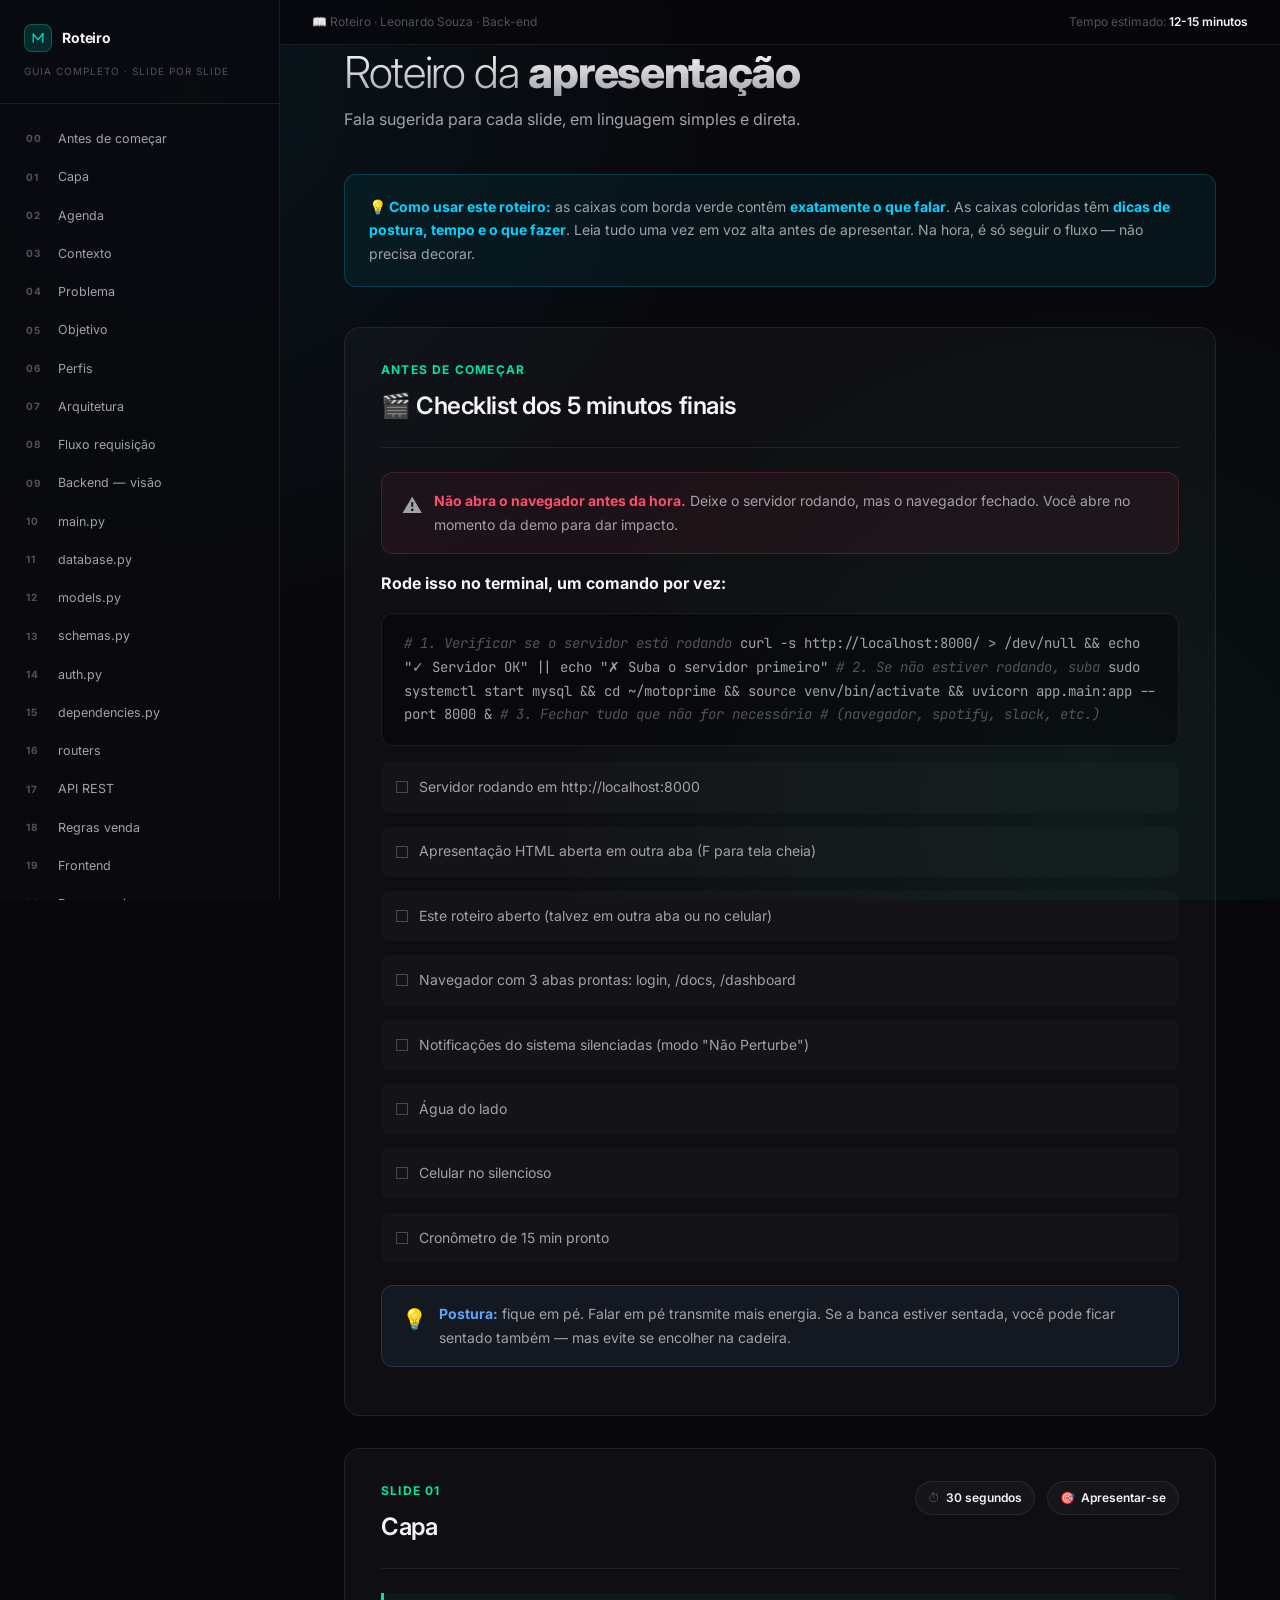
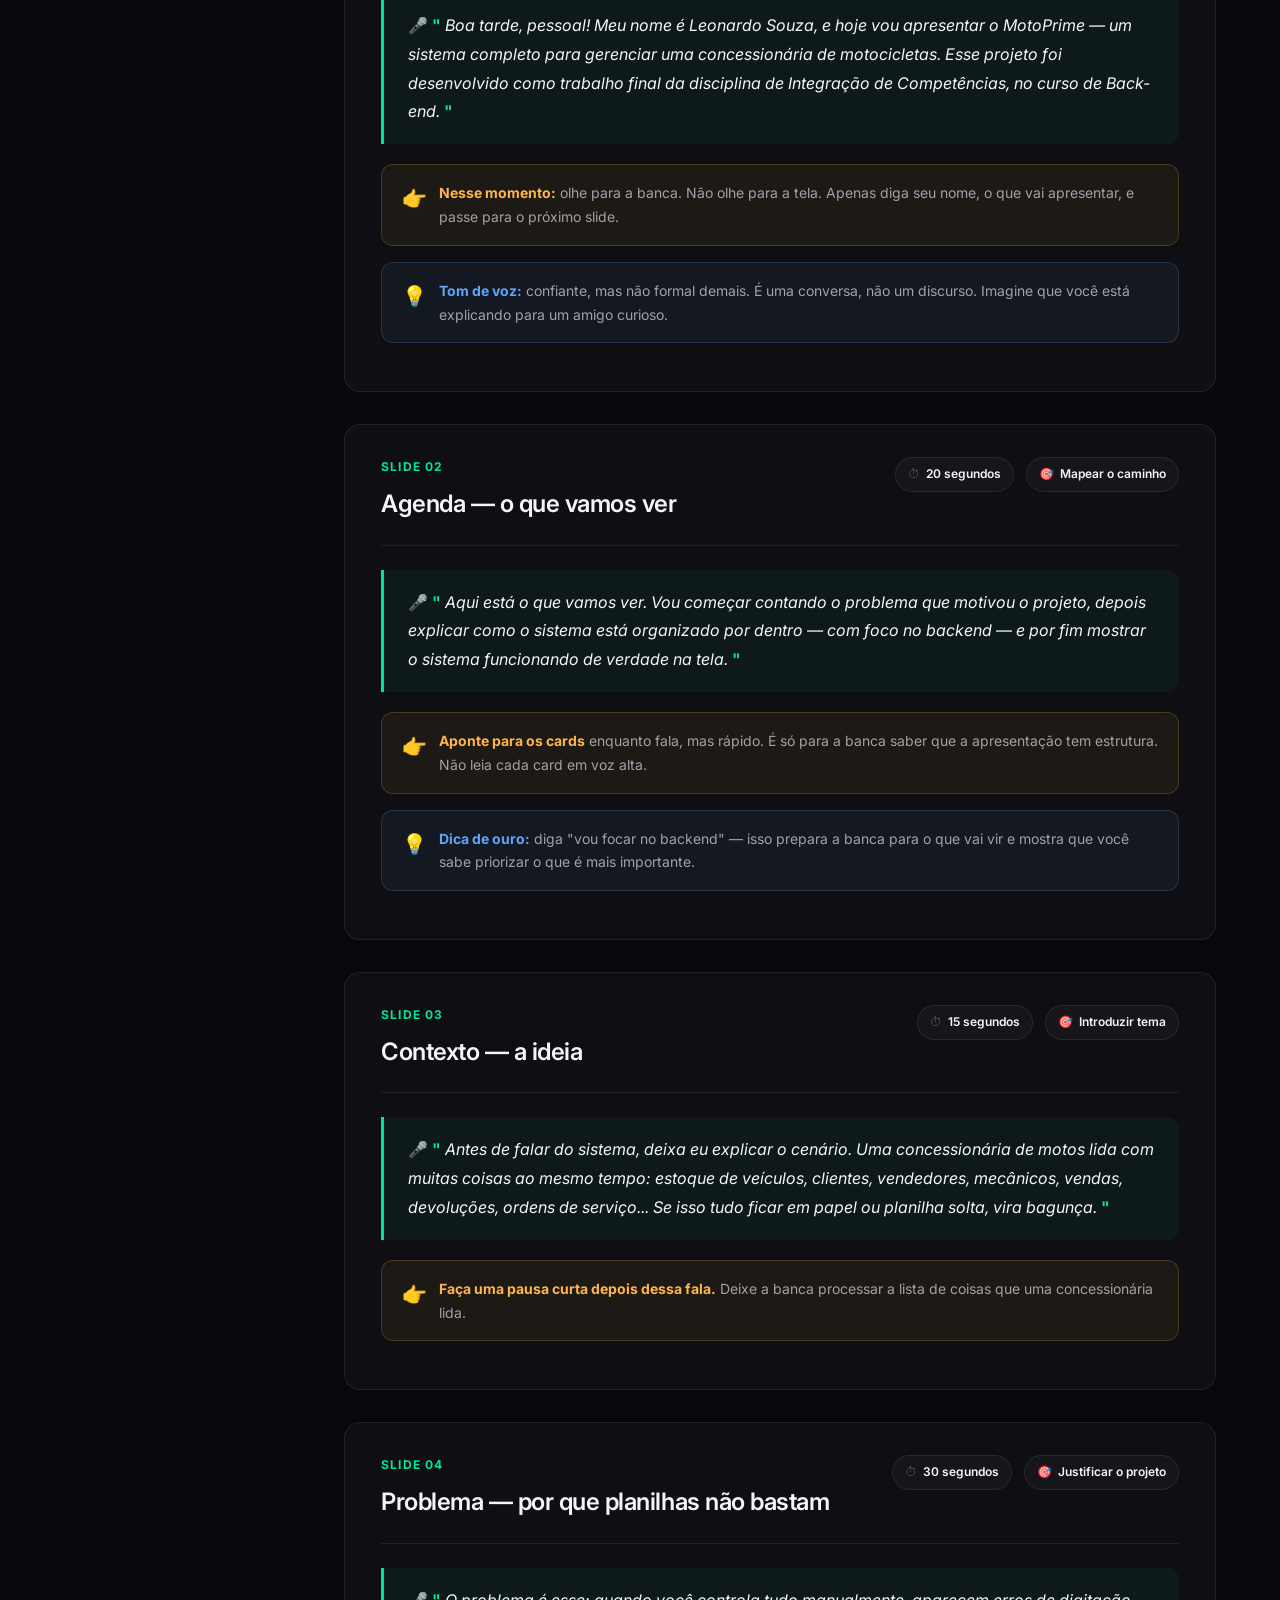
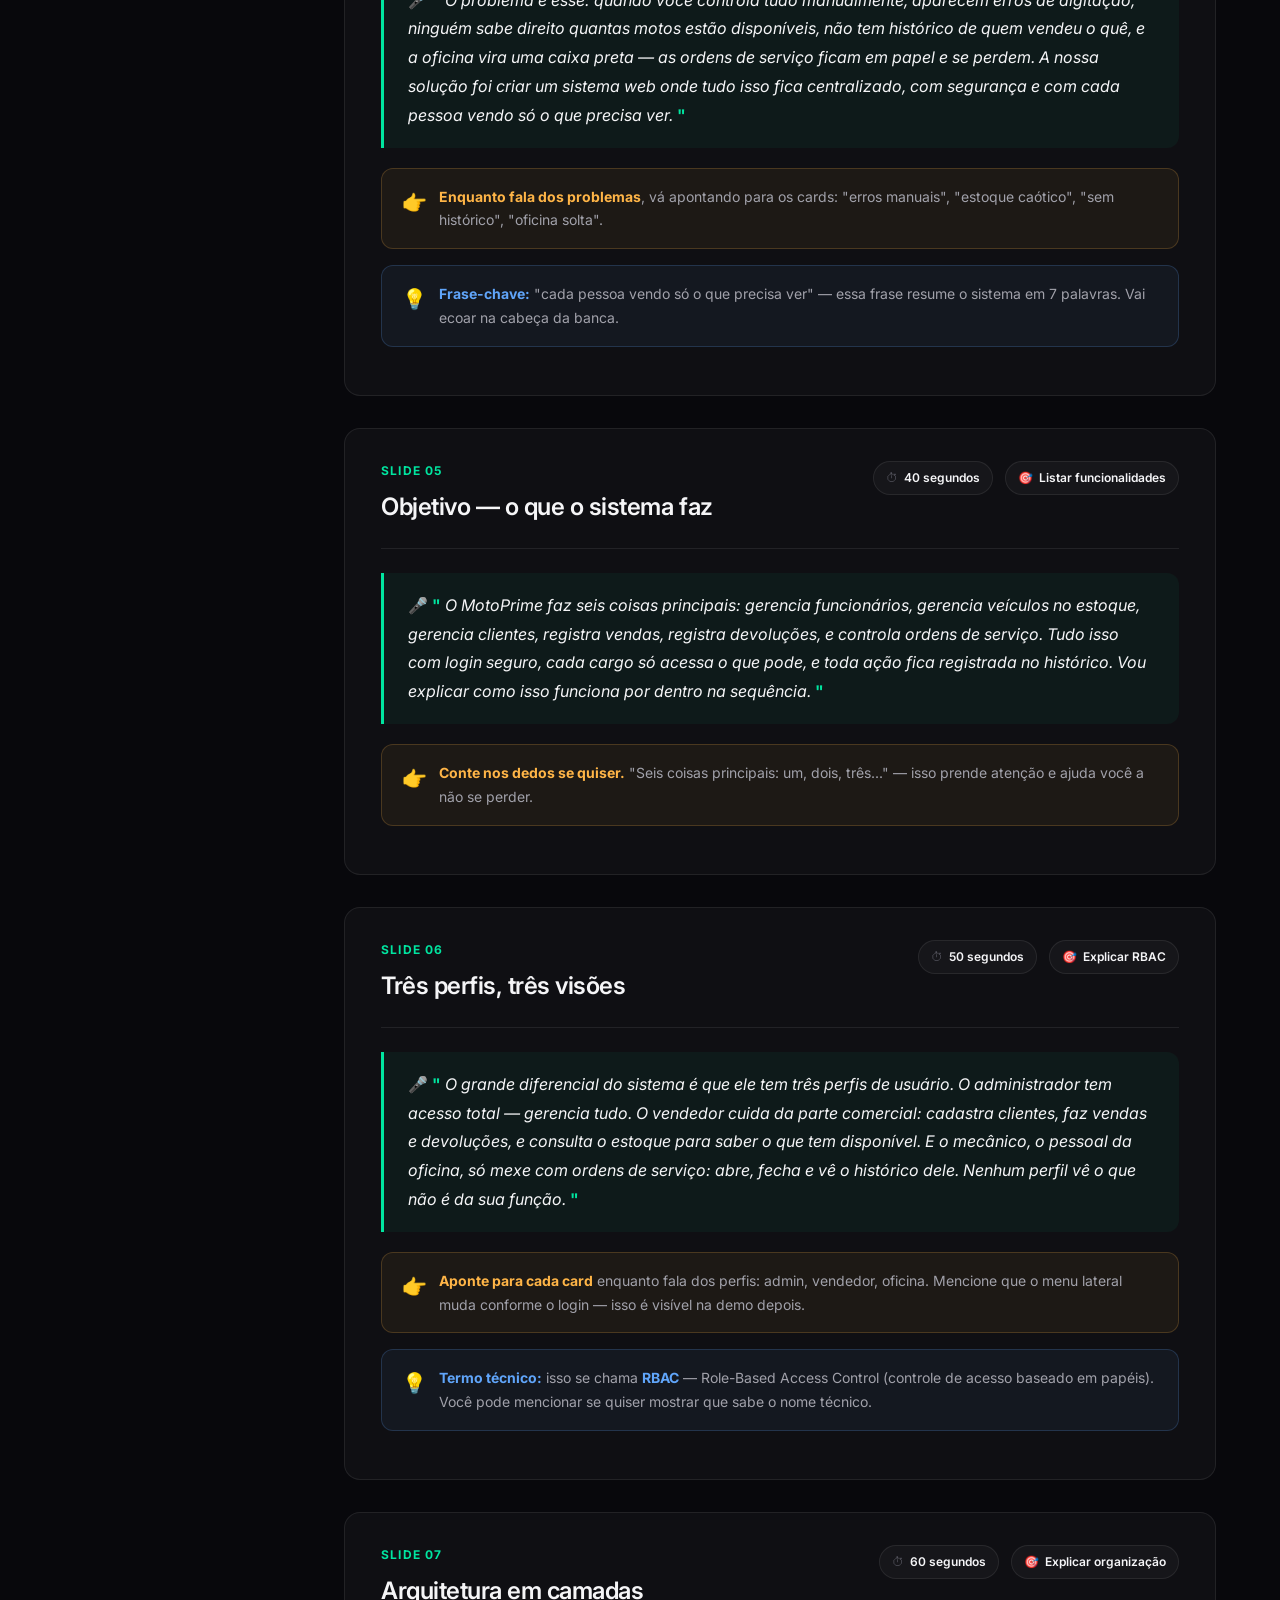
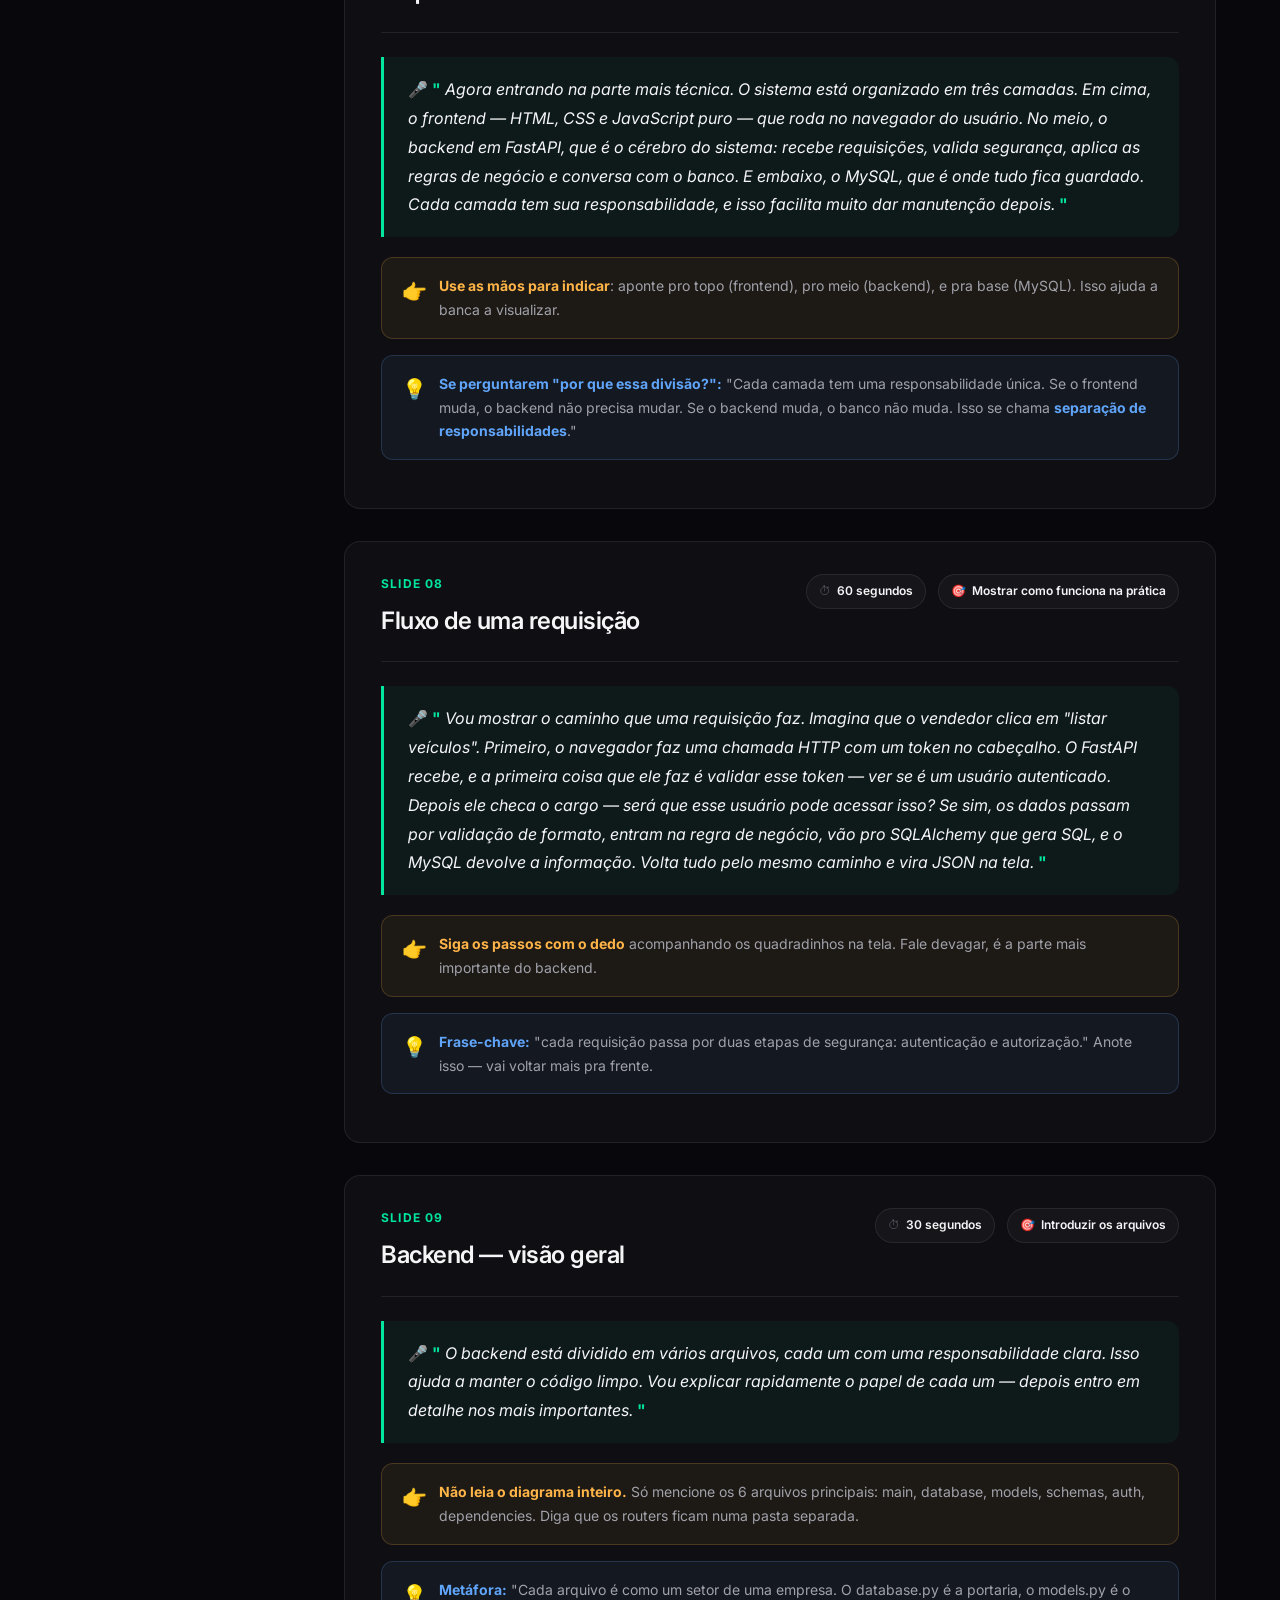
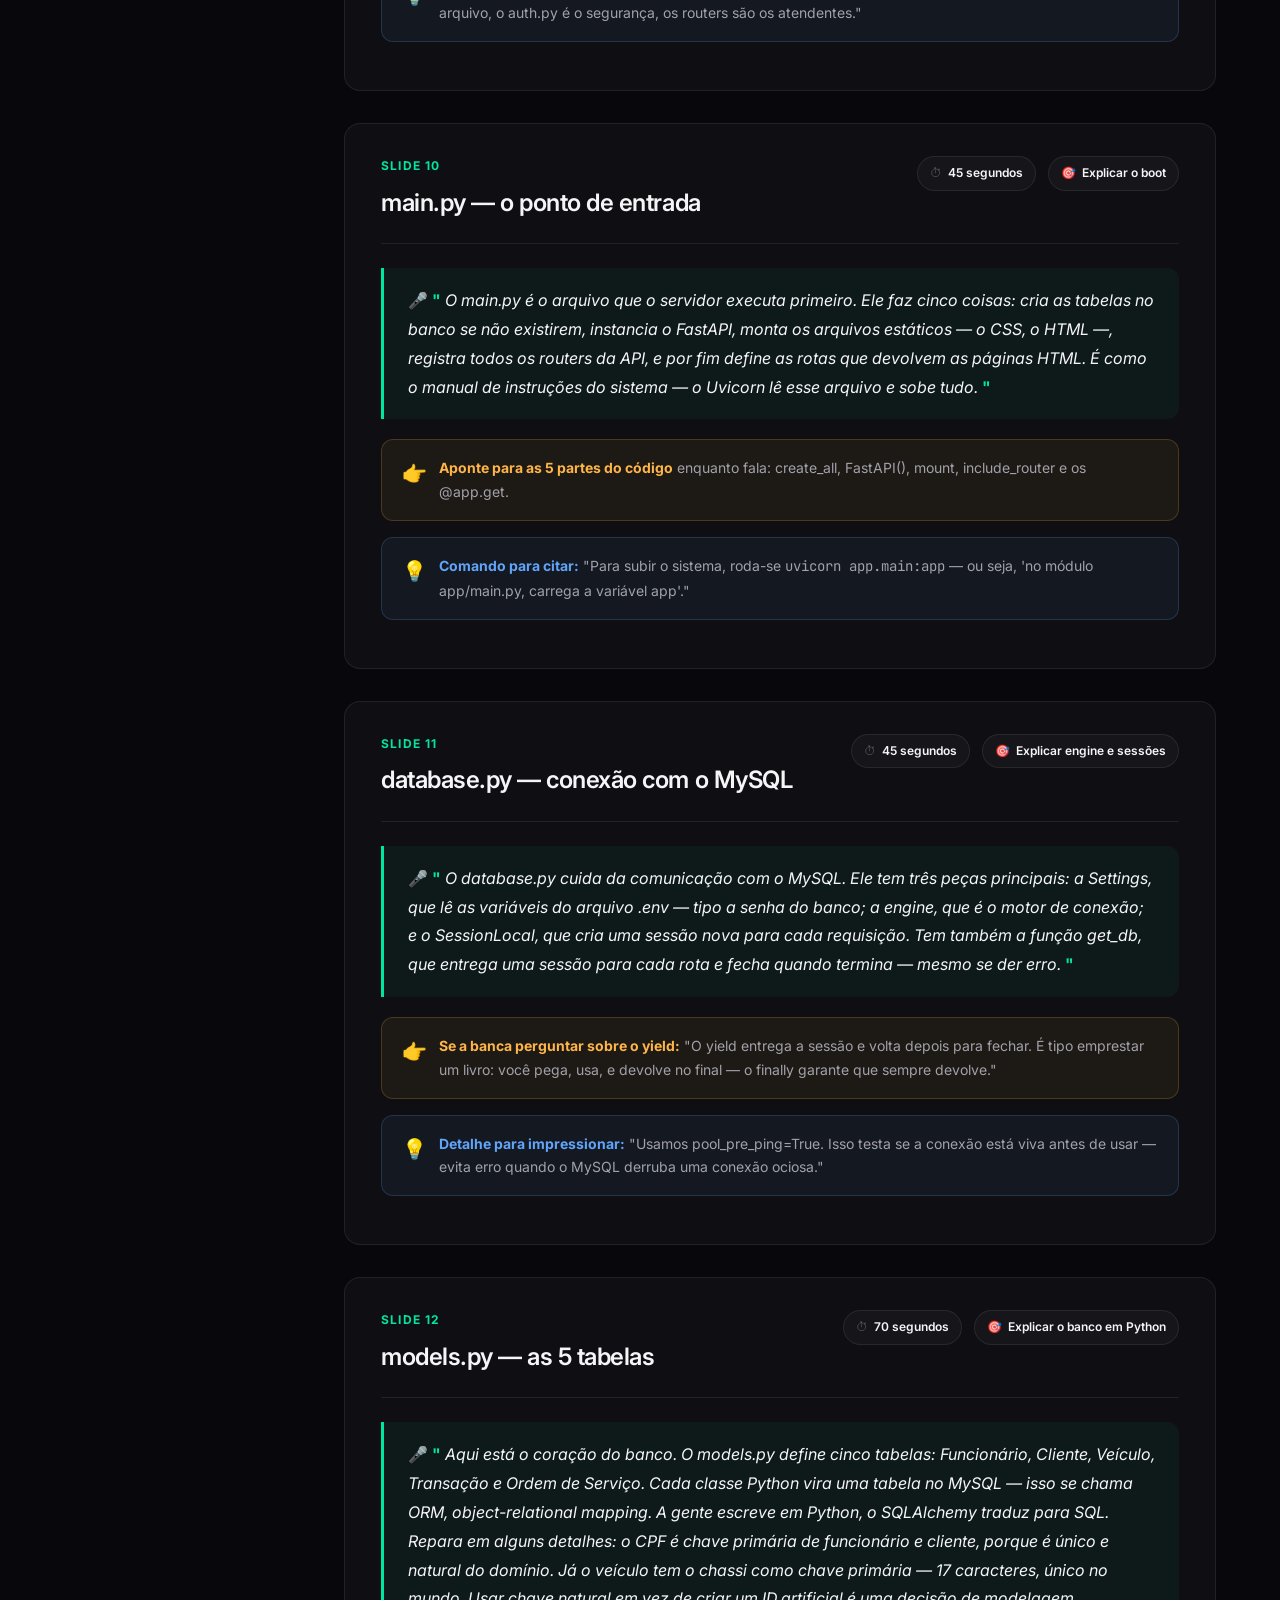
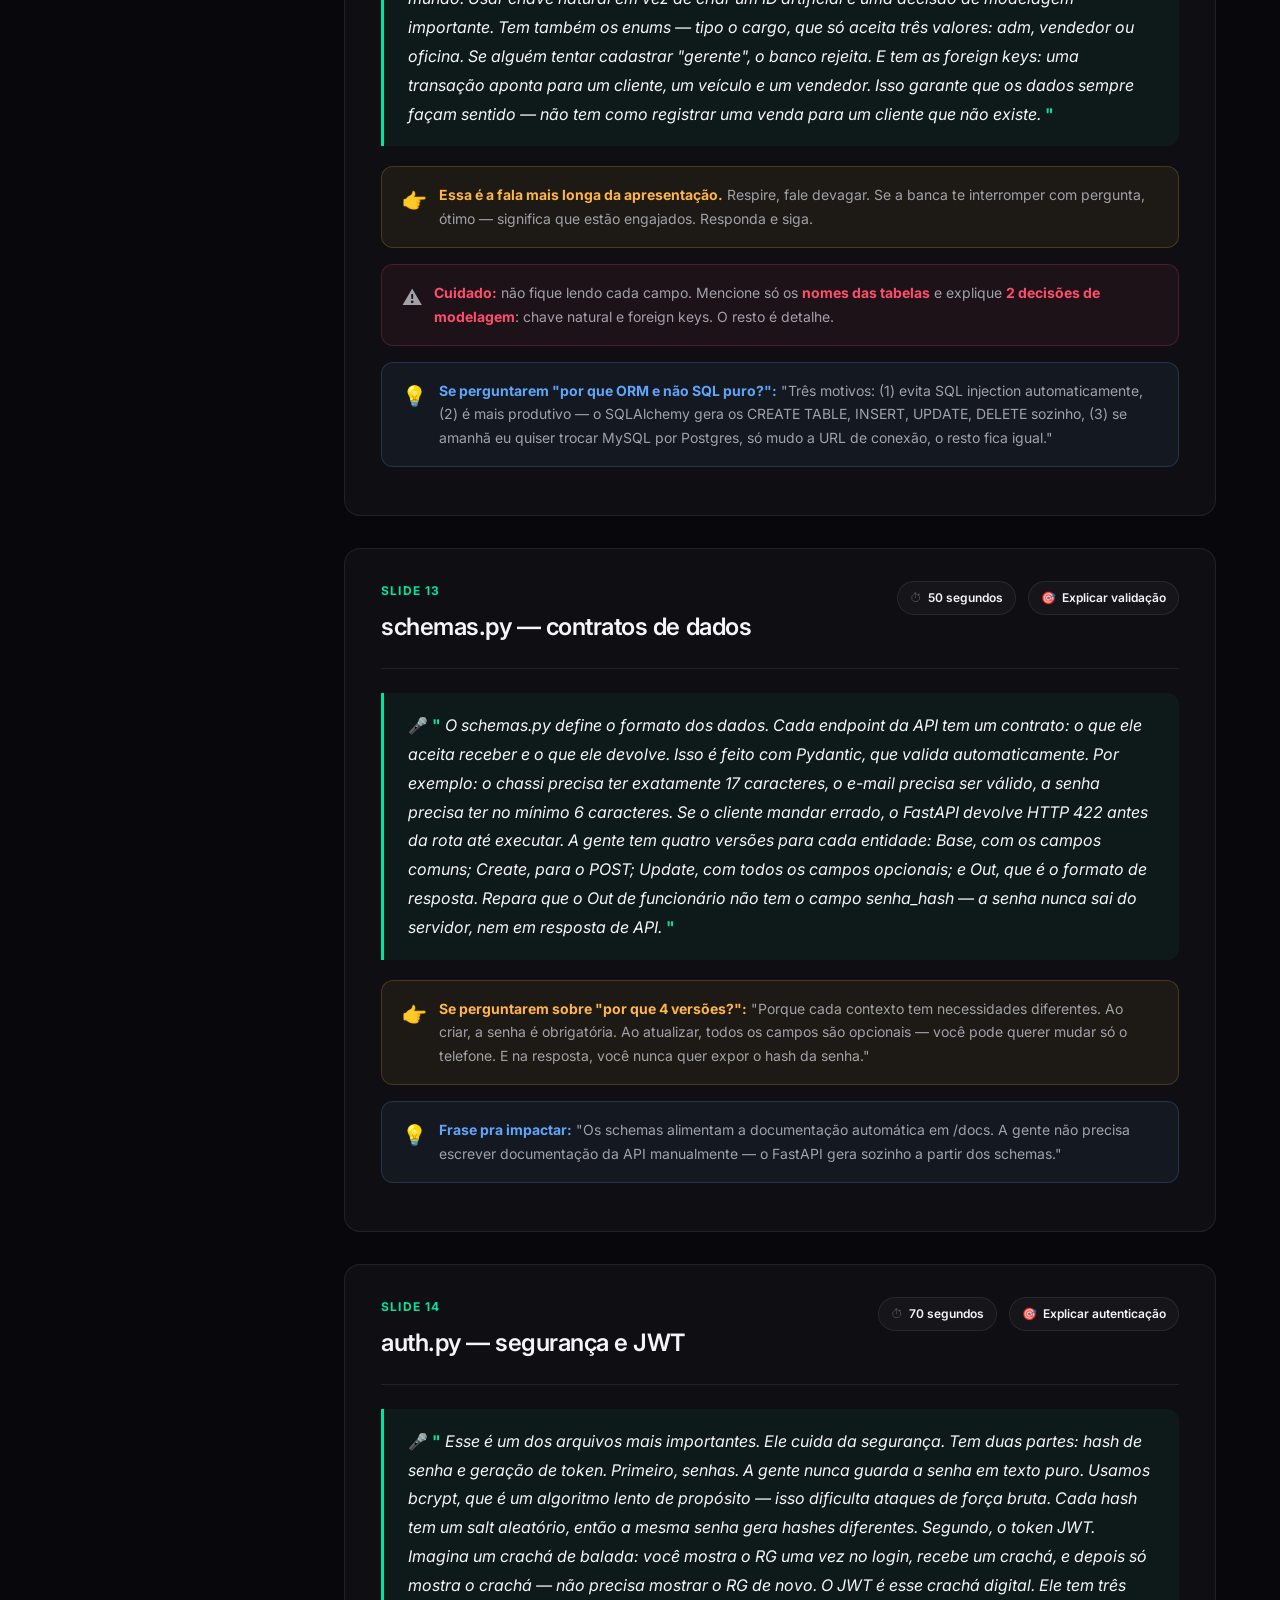
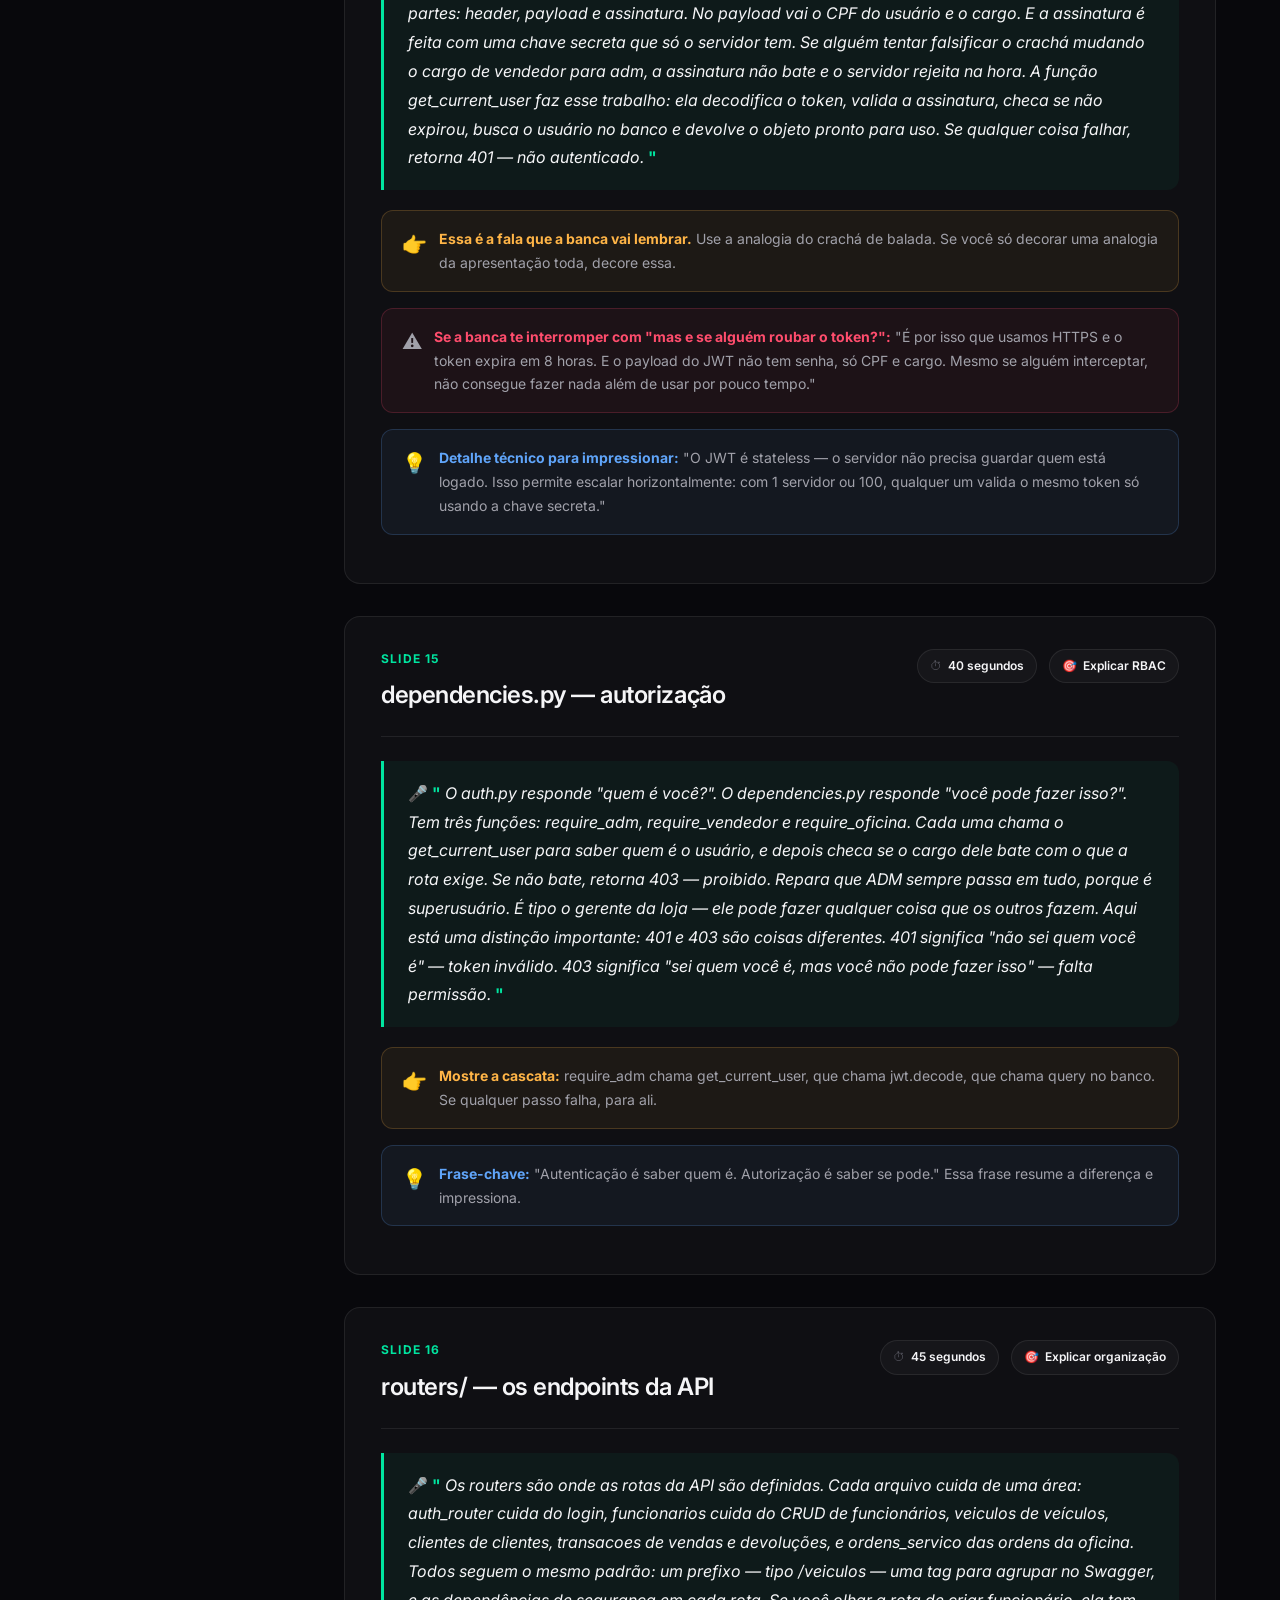
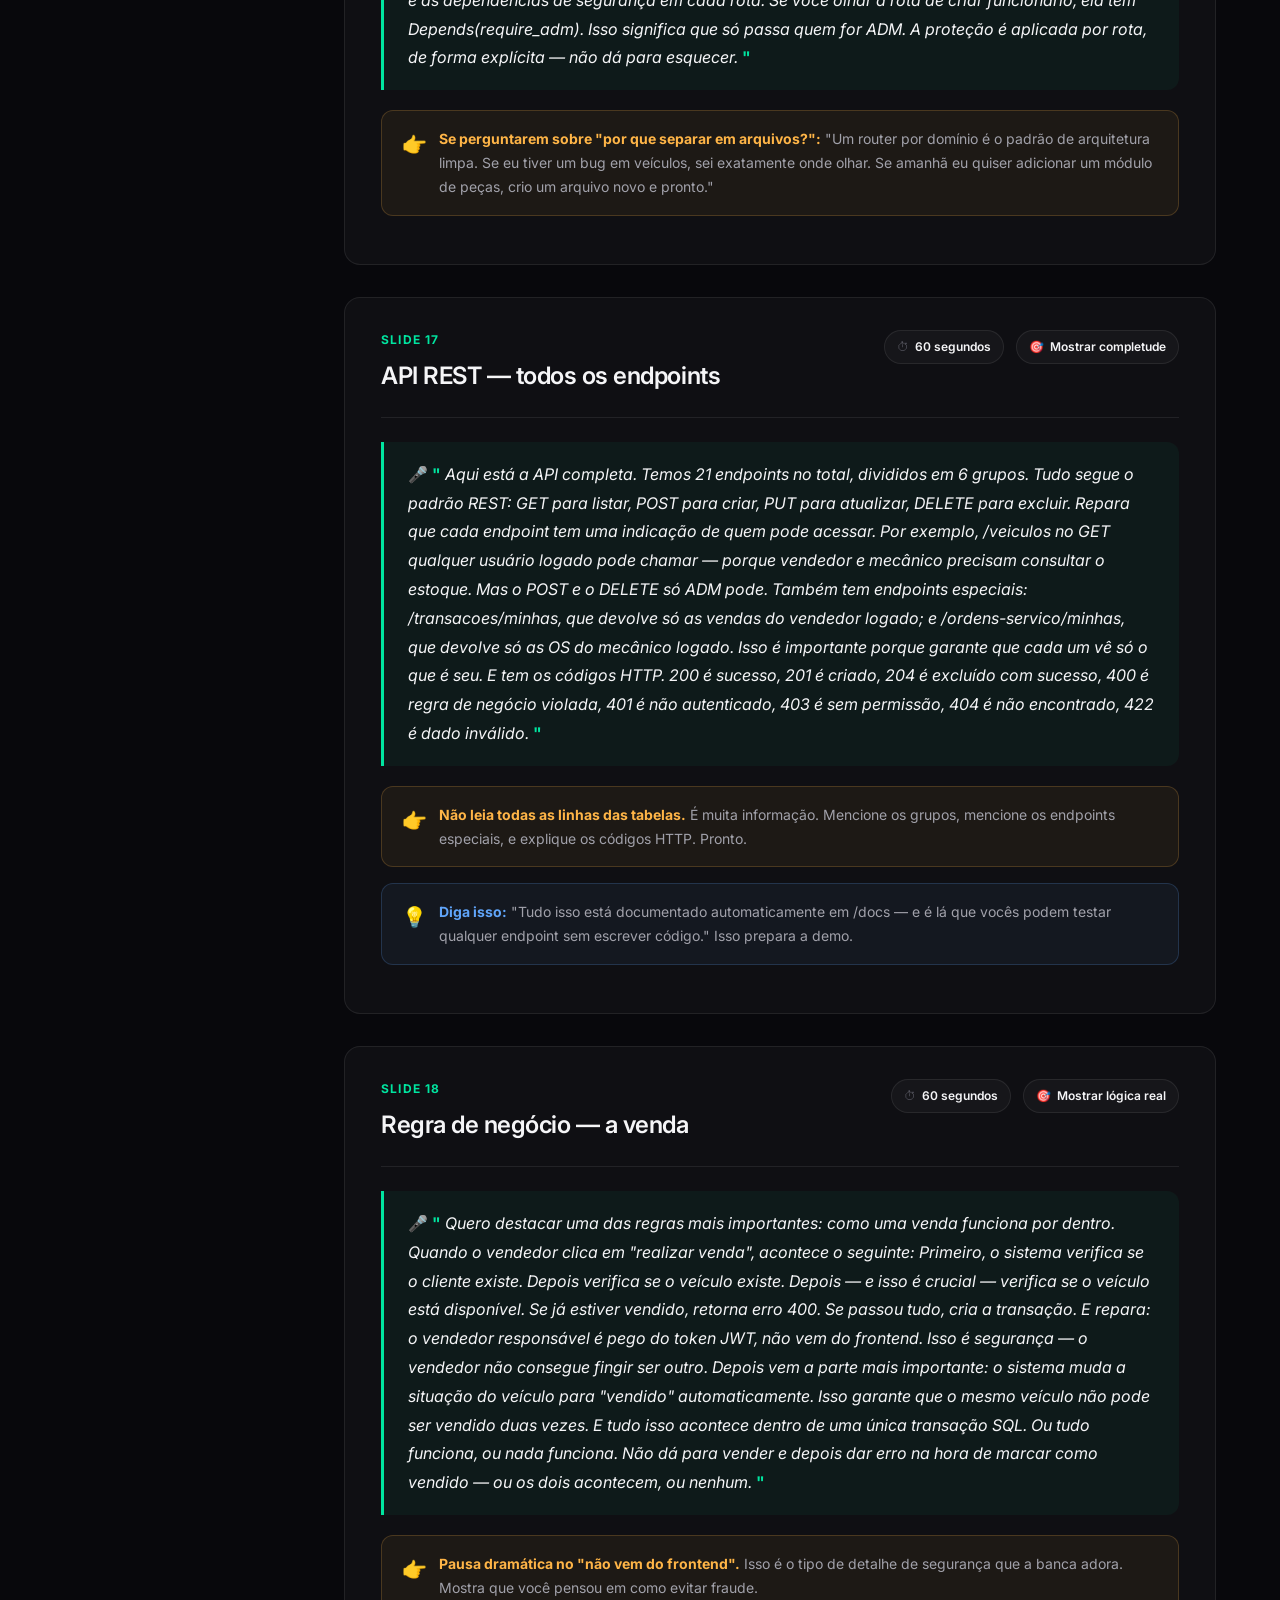
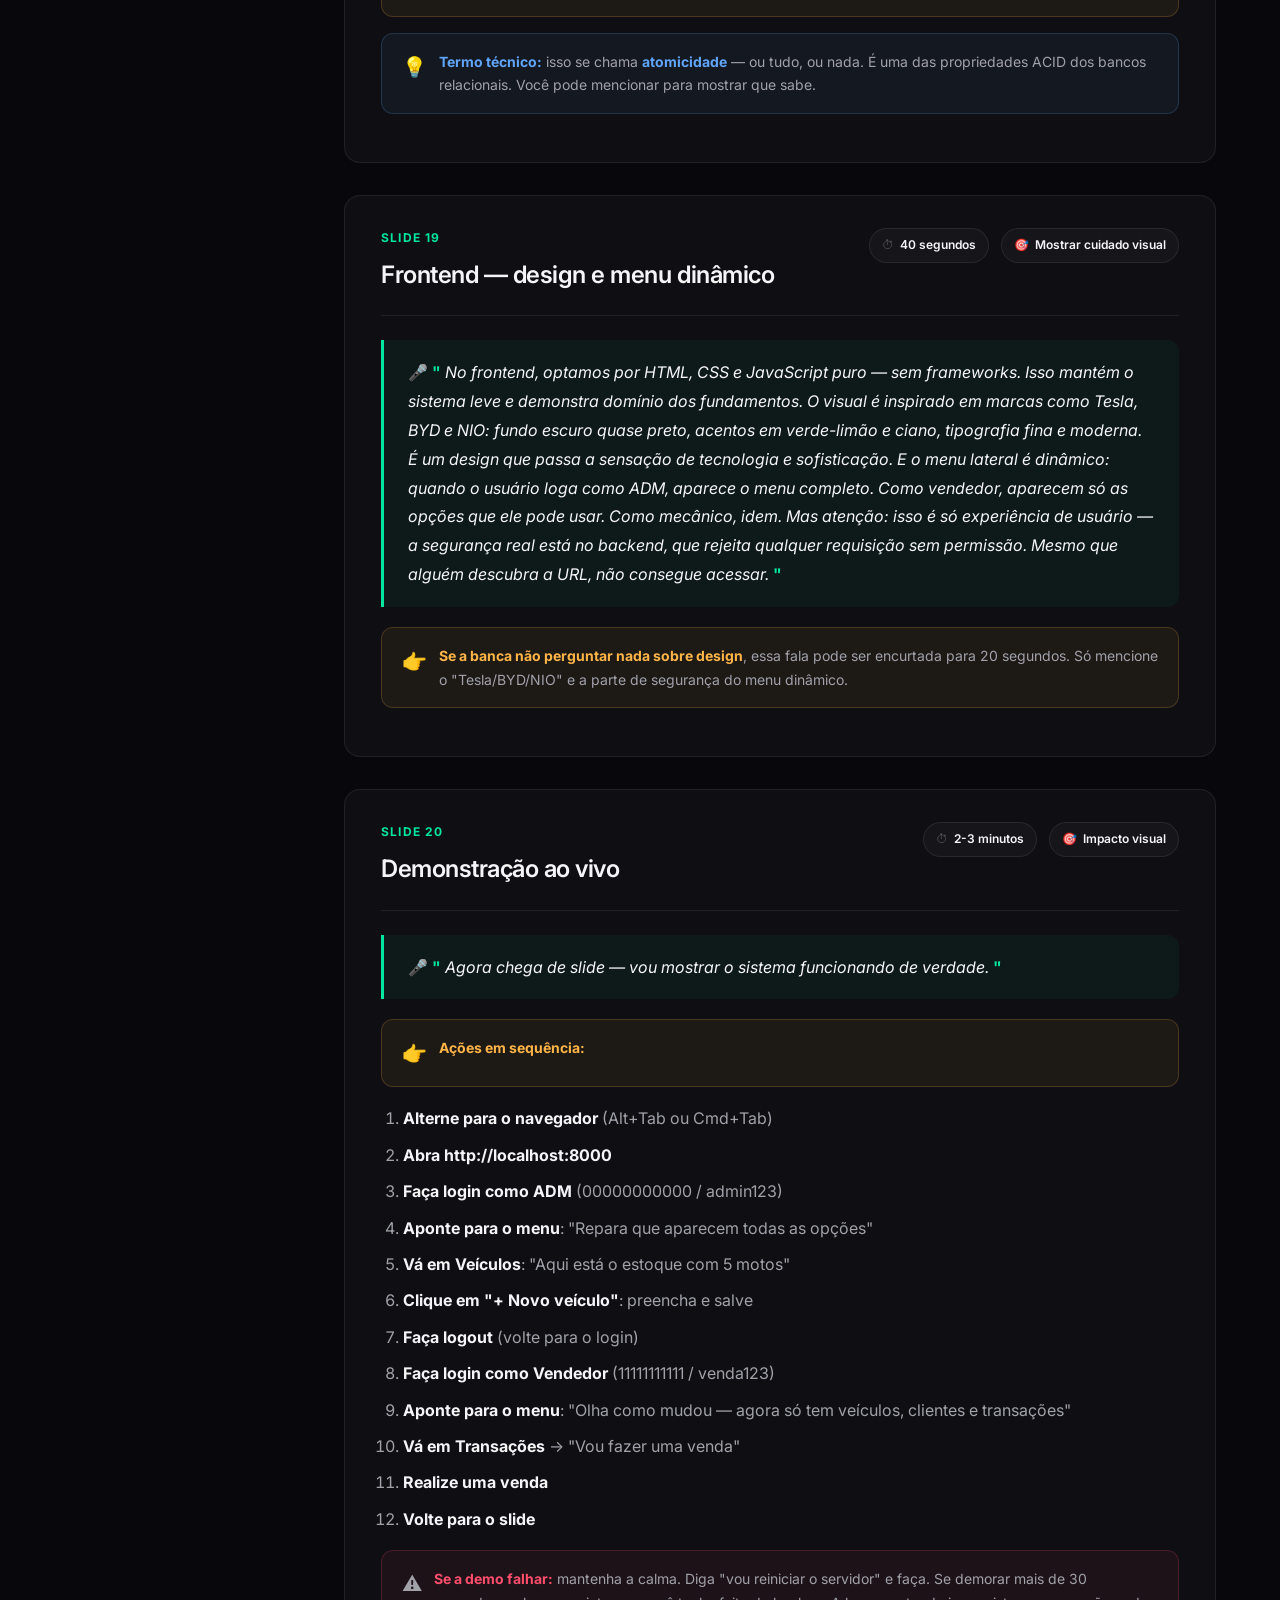
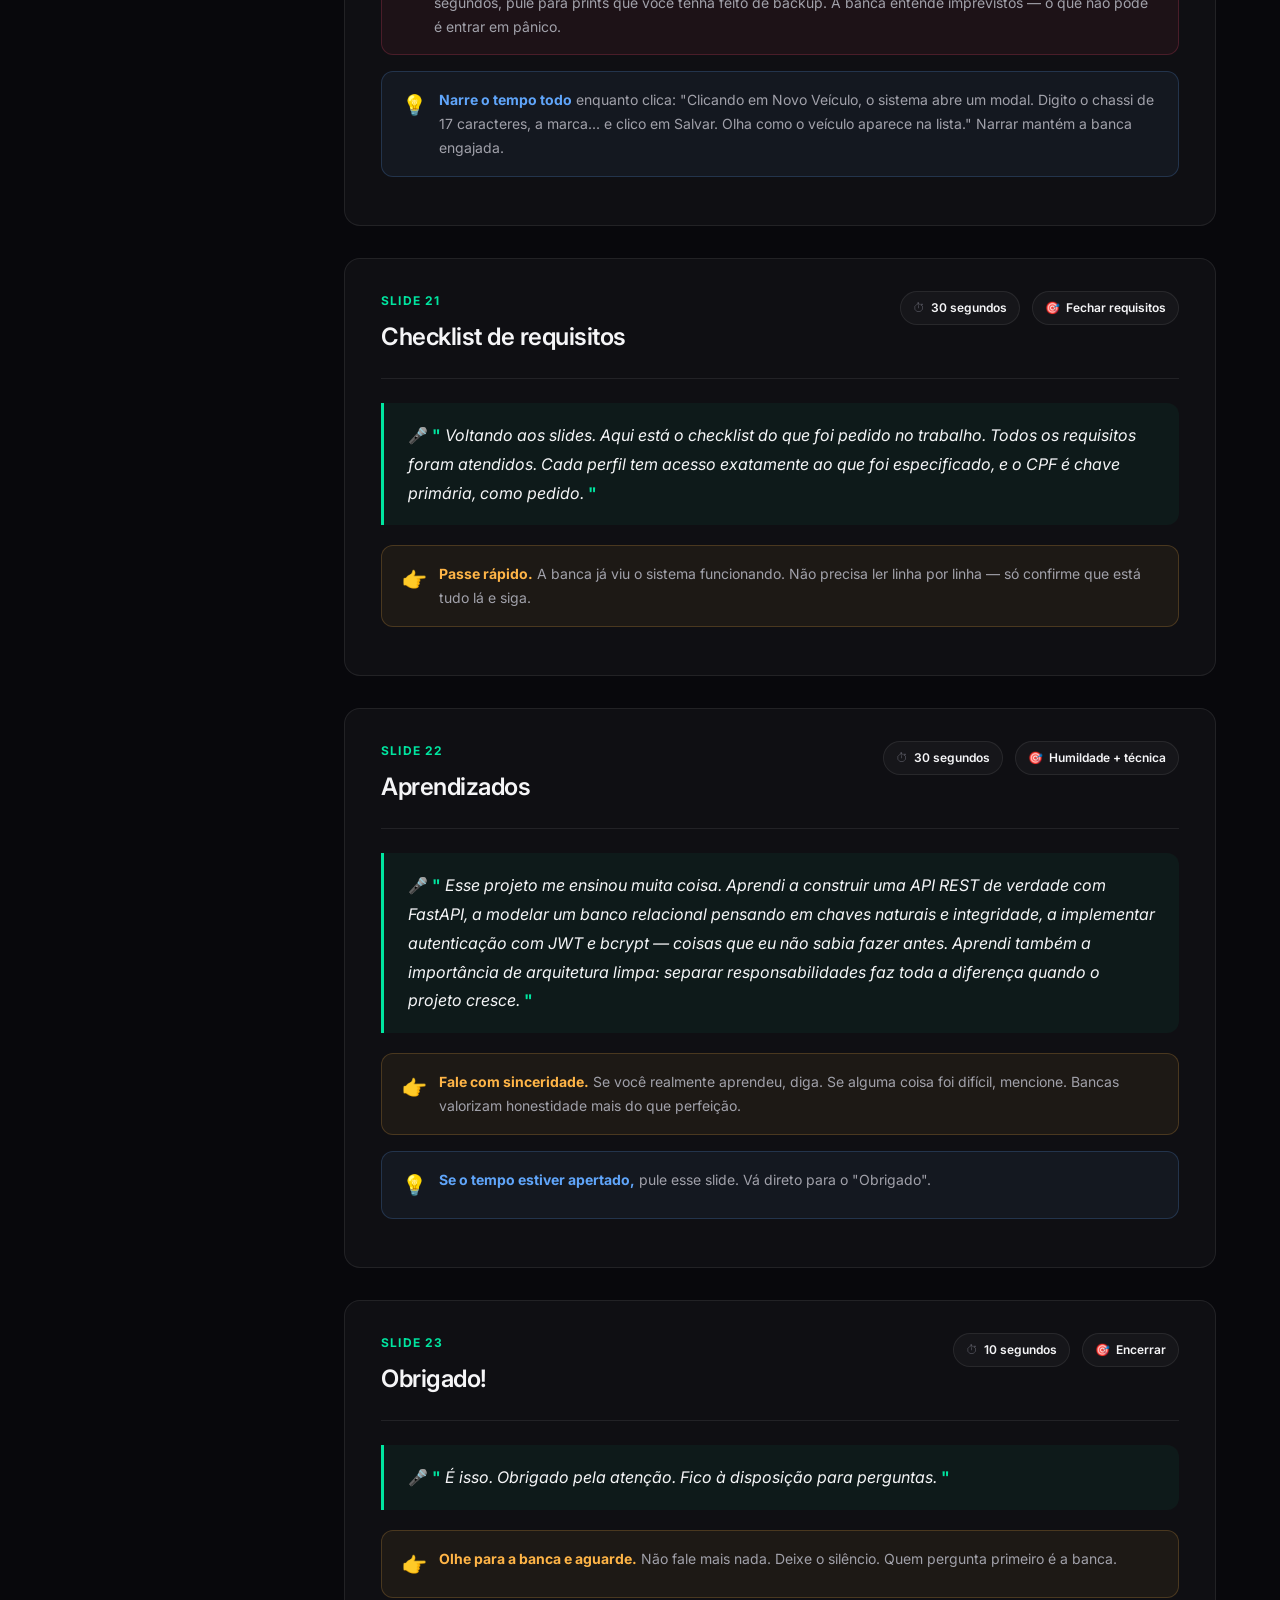
<file: docs/roteiro.html>
<!DOCTYPE html>
<html lang="pt-BR">
<head>
<meta charset="UTF-8">
<meta name="viewport" content="width=device-width, initial-scale=1.0">
<title>MotoPrime — Roteiro · Leonardo Souza</title>
<link href="https://fonts.googleapis.com/css2?family=Inter:wght@300;400;500;600;700;800&family=JetBrains+Mono:wght@400;600&display=swap" rel="stylesheet">
<style>
*{margin:0;padding:0;box-sizing:border-box}
:root{
  --bg:#08080c;
  --bg-2:#0f0f16;
  --card:rgba(255,255,255,0.03);
  --border:rgba(255,255,255,0.08);
  --border-2:rgba(255,255,255,0.16);
  --text:#f5f5f7;
  --text-dim:#a1a1aa;
  --text-mute:#52525b;
  --accent:#00e5a0;
  --accent-2:#00d4ff;
  --accent-glow:rgba(0,229,160,0.35);
  --warn:#ffb547;
  --danger:#ff4d6d;
  --info:#60a5fa;
}
html{scroll-behavior:smooth}
body{
  font-family:'Inter',system-ui,sans-serif;
  background:var(--bg);
  color:var(--text);
  -webkit-font-smoothing:antialiased;
  line-height:1.7;
  background-image:
    radial-gradient(circle at 15% 10%, rgba(0,212,255,0.06), transparent 40%),
    radial-gradient(circle at 85% 90%, rgba(0,229,160,0.05), transparent 40%);
  background-attachment:fixed;
}
code,pre,.mono{font-family:'JetBrains Mono',monospace}

/* ================= LAYOUT ================= */
.layout{display:grid;grid-template-columns:280px 1fr;min-height:100vh}

/* ================= SIDEBAR ================= */
.sidebar{
  background:rgba(10,10,15,0.9);
  border-right:1px solid var(--border);
  padding:24px 0;
  position:sticky;
  top:0;
  height:100vh;
  overflow-y:auto;
}
.sidebar-header{padding:0 24px 20px;border-bottom:1px solid var(--border);margin-bottom:16px}
.sidebar-header .logo{
  display:flex;align-items:center;gap:10px;
  font-size:14px;font-weight:700;letter-spacing:-0.01em;
  margin-bottom:4px;
}
.sidebar-header .logo-mark{
  width:28px;height:28px;border-radius:8px;
  background:linear-gradient(135deg,rgba(0,229,160,0.15),rgba(0,212,255,0.15));
  border:1px solid rgba(0,229,160,0.3);
  display:flex;align-items:center;justify-content:center;padding:5px;
}
.sidebar-header .logo-mark svg{width:100%;height:100%}
.sidebar-header small{color:var(--text-mute);font-size:10px;letter-spacing:0.1em;text-transform:uppercase}

.sidebar nav{display:flex;flex-direction:column;gap:1px;padding:0 12px}
.sidebar nav a{
  color:var(--text-dim);text-decoration:none;font-size:12.5px;
  padding:8px 12px;border-radius:8px;
  transition:all 0.15s;
  display:flex;align-items:center;gap:10px;
  border-left:2px solid transparent;
}
.sidebar nav a:hover{background:rgba(255,255,255,0.04);color:var(--text)}
.sidebar nav a.active{background:rgba(0,229,160,0.08);color:var(--accent);border-left-color:var(--accent)}
.sidebar nav a .num{
  width:22px;font-size:10px;font-weight:700;
  color:var(--text-mute);letter-spacing:0.05em;
}

/* ================= MAIN ================= */
.main{padding:48px 64px;max-width:1000px}

.page-title{
  font-size:44px;font-weight:300;letter-spacing:-0.03em;line-height:1.1;
  background:linear-gradient(180deg,#fff,#a1a1aa);
  -webkit-background-clip:text;-webkit-text-fill-color:transparent;
  margin-bottom:10px;
}
.page-title strong{font-weight:800}
.page-sub{color:var(--text-dim);font-size:16px;margin-bottom:40px}

.tip-box{
  background:rgba(0,212,255,0.06);
  border:1px solid rgba(0,212,255,0.2);
  border-radius:12px;
  padding:20px 24px;
  margin-bottom:40px;
  font-size:14px;
  color:var(--text-dim);
  line-height:1.7;
}
.tip-box strong{color:var(--accent-2)}

/* ================= SLIDE SECTIONS ================= */
.slide-section{
  background:var(--card);
  border:1px solid var(--border);
  border-radius:16px;
  padding:32px 36px;
  margin-bottom:32px;
  scroll-margin-top:24px;
}
.slide-header{
  display:flex;justify-content:space-between;align-items:flex-start;
  margin-bottom:24px;padding-bottom:20px;
  border-bottom:1px solid var(--border);
  gap:20px;flex-wrap:wrap;
}
.slide-number{
  font-size:12px;font-weight:700;letter-spacing:0.1em;
  color:var(--accent);text-transform:uppercase;margin-bottom:6px;
}
.slide-title{
  font-size:24px;font-weight:600;letter-spacing:-0.02em;
  color:var(--text);
}
.slide-meta{
  display:flex;gap:12px;font-size:12px;color:var(--text-mute);
  flex-wrap:wrap;
}
.slide-meta .meta-item{
  display:flex;align-items:center;gap:6px;
  padding:6px 12px;border-radius:999px;
  background:rgba(255,255,255,0.03);
  border:1px solid var(--border);
}
.slide-meta .meta-item strong{color:var(--text);font-weight:600}

.roteiro{font-size:16px;line-height:1.8;color:var(--text-dim)}
.roteiro p{margin-bottom:16px}
.roteiro strong{color:var(--text);font-weight:600}
.roteiro em{color:var(--accent);font-style:normal;font-weight:600}

.fala{
  background:rgba(0,229,160,0.05);
  border-left:3px solid var(--accent);
  padding:18px 24px;
  margin:20px 0;
  border-radius:0 12px 12px 0;
  font-size:16px;
  line-height:1.8;
  color:var(--text);
  font-style:italic;
}
.fala::before{
  content:'🎤 "';
  font-style:normal;
  color:var(--accent);
  font-weight:700;
}
.fala::after{
  content:'"';
  font-style:normal;
  color:var(--accent);
  font-weight:700;
}

.instrucao{
  background:rgba(255,181,71,0.06);
  border:1px solid rgba(255,181,71,0.2);
  border-radius:12px;
  padding:16px 20px;
  margin:16px 0;
  font-size:14px;
  color:var(--text-dim);
  display:flex;gap:12px;align-items:flex-start;
}
.instrucao .ico{font-size:20px;flex-shrink:0}
.instrucao strong{color:var(--warn)}

.dica{
  background:rgba(96,165,250,0.06);
  border:1px solid rgba(96,165,250,0.2);
  border-radius:12px;
  padding:16px 20px;
  margin:16px 0;
  font-size:14px;
  color:var(--text-dim);
  display:flex;gap:12px;align-items:flex-start;
}
.dica .ico{font-size:20px;flex-shrink:0}
.dica strong{color:var(--info)}

.aviso{
  background:rgba(255,77,109,0.06);
  border:1px solid rgba(255,77,109,0.2);
  border-radius:12px;
  padding:16px 20px;
  margin:16px 0;
  font-size:14px;
  color:var(--text-dim);
  display:flex;gap:12px;align-items:flex-start;
}
.aviso .ico{font-size:20px;flex-shrink:0}
.aviso strong{color:var(--danger)}

.example{
  background:rgba(0,0,0,0.4);
  border:1px solid var(--border);
  border-radius:12px;
  padding:18px 22px;
  margin:16px 0;
  font-size:14px;
  font-family:'JetBrains Mono',monospace;
  color:var(--text-dim);
  line-height:1.7;
}
.example .com{color:var(--text-mute);font-style:italic}

ol,ul{margin:16px 0 16px 22px;color:var(--text-dim);line-height:1.9}
ol li,ul li{margin-bottom:6px}
ol li strong, ul li strong{color:var(--text)}

.checklist{
  list-style:none;margin-left:0;
  display:grid;gap:8px;
}
.checklist li{
  padding:10px 14px;
  background:rgba(255,255,255,0.02);
  border-radius:8px;
  font-size:14px;
  display:flex;align-items:center;gap:10px;
}
.checklist li::before{
  content:'☐';
  color:var(--text-mute);
  font-size:16px;
}

/* Top bar */
.topbar{
  position:fixed;top:0;left:280px;right:0;
  padding:12px 32px;
  background:rgba(8,8,12,0.85);
  backdrop-filter:blur(12px);
  border-bottom:1px solid var(--border);
  z-index:100;
  display:flex;justify-content:space-between;align-items:center;
  font-size:12px;color:var(--text-mute);
}
.topbar .time{font-weight:600;color:var(--text)}

/* Print */
@media print{
  .sidebar,.topbar{display:none}
  .layout{grid-template-columns:1fr}
  .main{padding:20px}
  body{background:white;color:black}
  .slide-section{break-inside:avoid;border:1px solid #ddd}
}

@media(max-width:1024px){
  .layout{grid-template-columns:1fr}
  .sidebar{display:none}
  .topbar{left:0}
  .main{padding:80px 20px 40px}
  .page-title{font-size:32px}
}
</style>
</head>
<body>

<div class="topbar">
  <span>📖 Roteiro · Leonardo Souza · Back-end</span>
  <span>Tempo estimado: <span class="time">12-15 minutos</span></span>
</div>

<div class="layout">

<!-- ================================================== -->
<!-- SIDEBAR                                              -->
<!-- ================================================== -->
<aside class="sidebar">
  <div class="sidebar-header">
    <div class="logo">
      <div class="logo-mark">
        <svg viewBox="0 0 40 40" fill="none" xmlns="http://www.w3.org/2000/svg">
          <defs><linearGradient id="lgr" x1="0" y1="0" x2="40" y2="40" gradientUnits="userSpaceOnUse">
            <stop offset="0" stop-color="#00e5a0"/><stop offset="1" stop-color="#00d4ff"/>
          </linearGradient></defs>
          <path d="M8 30 L8 10 L20 24 L32 10 L32 30" stroke="url(#lgr)" stroke-width="3.2" stroke-linecap="round" stroke-linejoin="round" fill="none"/>
          <circle cx="32" cy="10" r="2.6" fill="#00e5a0"/>
        </svg>
      </div>
      <span>Roteiro</span>
    </div>
    <small>Guia completo · slide por slide</small>
  </div>
  <nav id="nav">
    <a href="#prep"><span class="num">00</span><span>Antes de começar</span></a>
    <a href="#s1"><span class="num">01</span><span>Capa</span></a>
    <a href="#s2"><span class="num">02</span><span>Agenda</span></a>
    <a href="#s3"><span class="num">03</span><span>Contexto</span></a>
    <a href="#s4"><span class="num">04</span><span>Problema</span></a>
    <a href="#s5"><span class="num">05</span><span>Objetivo</span></a>
    <a href="#s6"><span class="num">06</span><span>Perfis</span></a>
    <a href="#s7"><span class="num">07</span><span>Arquitetura</span></a>
    <a href="#s8"><span class="num">08</span><span>Fluxo requisição</span></a>
    <a href="#s9"><span class="num">09</span><span>Backend — visão</span></a>
    <a href="#s10"><span class="num">10</span><span>main.py</span></a>
    <a href="#s11"><span class="num">11</span><span>database.py</span></a>
    <a href="#s12"><span class="num">12</span><span>models.py</span></a>
    <a href="#s13"><span class="num">13</span><span>schemas.py</span></a>
    <a href="#s14"><span class="num">14</span><span>auth.py</span></a>
    <a href="#s15"><span class="num">15</span><span>dependencies.py</span></a>
    <a href="#s16"><span class="num">16</span><span>routers</span></a>
    <a href="#s17"><span class="num">17</span><span>API REST</span></a>
    <a href="#s18"><span class="num">18</span><span>Regras venda</span></a>
    <a href="#s19"><span class="num">19</span><span>Frontend</span></a>
    <a href="#s20"><span class="num">20</span><span>Demo ao vivo</span></a>
    <a href="#s21"><span class="num">21</span><span>Checklist</span></a>
    <a href="#s22"><span class="num">22</span><span>Conclusão</span></a>
    <a href="#s23"><span class="num">23</span><span>Obrigado</span></a>
    <a href="#qa"><span class="num">24</span><span>Perguntas da banca</span></a>
    <a href="#final"><span class="num">★</span><span>Checklist final</span></a>
  </nav>
</aside>

<!-- ================================================== -->
<!-- MAIN CONTENT                                        -->
<!-- ================================================== -->
<main class="main">

<h1 class="page-title">Roteiro da <strong>apresentação</strong></h1>
<p class="page-sub">Fala sugerida para cada slide, em linguagem simples e direta.</p>

<div class="tip-box">
  <strong>💡 Como usar este roteiro:</strong> as caixas com borda verde contêm <strong>exatamente o que falar</strong>.
  As caixas coloridas têm <strong>dicas de postura, tempo e o que fazer</strong>.
  Leia tudo uma vez em voz alta antes de apresentar. Na hora, é só seguir o fluxo — não precisa decorar.
</div>

<!-- ================================================== -->
<!-- PREPARAÇÃO                                          -->
<!-- ================================================== -->
<section class="slide-section" id="prep">
  <div class="slide-header">
    <div>
      <div class="slide-number">Antes de começar</div>
      <div class="slide-title">🎬 Checklist dos 5 minutos finais</div>
    </div>
  </div>

  <div class="aviso">
    <span class="ico">⚠️</span>
    <div>
      <strong>Não abra o navegador antes da hora.</strong> Deixe o servidor rodando, mas o navegador fechado.
      Você abre no momento da demo para dar impacto.
    </div>
  </div>

  <p><strong>Rode isso no terminal, um comando por vez:</strong></p>

  <div class="example">
<span class="com"># 1. Verificar se o servidor está rodando</span>
curl -s http://localhost:8000/ > /dev/null && echo "✓ Servidor OK" || echo "✗ Suba o servidor primeiro"

<span class="com"># 2. Se não estiver rodando, suba</span>
sudo systemctl start mysql && cd ~/motoprime && source venv/bin/activate && uvicorn app.main:app --port 8000 &

<span class="com"># 3. Fechar tudo que não for necessário</span>
<span class="com"># (navegador, spotify, slack, etc.)</span>
  </div>

  <ul class="checklist">
    <li>Servidor rodando em http://localhost:8000</li>
    <li>Apresentação HTML aberta em outra aba (F para tela cheia)</li>
    <li>Este roteiro aberto (talvez em outra aba ou no celular)</li>
    <li>Navegador com 3 abas prontas: login, /docs, /dashboard</li>
    <li>Notificações do sistema silenciadas (modo "Não Perturbe")</li>
    <li>Água do lado</li>
    <li>Celular no silencioso</li>
    <li>Cronômetro de 15 min pronto</li>
  </ul>

  <div class="dica">
    <span class="ico">💡</span>
    <div>
      <strong>Postura:</strong> fique em pé. Falar em pé transmite mais energia. Se a banca estiver sentada, você pode ficar sentado também — mas evite se encolher na cadeira.
    </div>
  </div>
</section>

<!-- ================================================== -->
<!-- SLIDE 1 — CAPA                                      -->
<!-- ================================================== -->
<section class="slide-section" id="s1">
  <div class="slide-header">
    <div>
      <div class="slide-number">Slide 01</div>
      <div class="slide-title">Capa</div>
    </div>
    <div class="slide-meta">
      <span class="meta-item">⏱ <strong>30 segundos</strong></span>
      <span class="meta-item">🎯 <strong>Apresentar-se</strong></span>
    </div>
  </div>

  <div class="fala">
    Boa tarde, pessoal! Meu nome é Leonardo Souza, e hoje vou apresentar o MotoPrime — um sistema
    completo para gerenciar uma concessionária de motocicletas. Esse projeto foi desenvolvido
    como trabalho final da disciplina de Integração de Competências, no curso de Back-end.
  </div>

  <div class="instrucao">
    <span class="ico">👉</span>
    <div>
      <strong>Nesse momento:</strong> olhe para a banca. Não olhe para a tela.
      Apenas diga seu nome, o que vai apresentar, e passe para o próximo slide.
    </div>
  </div>

  <div class="dica">
    <span class="ico">💡</span>
    <div>
      <strong>Tom de voz:</strong> confiante, mas não formal demais. É uma conversa, não um discurso.
      Imagine que você está explicando para um amigo curioso.
    </div>
  </div>
</section>

<!-- ================================================== -->
<!-- SLIDE 2 — AGENDA                                    -->
<!-- ================================================== -->
<section class="slide-section" id="s2">
  <div class="slide-header">
    <div>
      <div class="slide-number">Slide 02</div>
      <div class="slide-title">Agenda — o que vamos ver</div>
    </div>
    <div class="slide-meta">
      <span class="meta-item">⏱ <strong>20 segundos</strong></span>
      <span class="meta-item">🎯 <strong>Mapear o caminho</strong></span>
    </div>
  </div>

  <div class="fala">
    Aqui está o que vamos ver. Vou começar contando o problema que motivou o projeto,
    depois explicar como o sistema está organizado por dentro — com foco no backend —
    e por fim mostrar o sistema funcionando de verdade na tela.
  </div>

  <div class="instrucao">
    <span class="ico">👉</span>
    <div>
      <strong>Aponte para os cards</strong> enquanto fala, mas rápido. É só para a banca saber
      que a apresentação tem estrutura. Não leia cada card em voz alta.
    </div>
  </div>

  <div class="dica">
    <span class="ico">💡</span>
    <div>
      <strong>Dica de ouro:</strong> diga "vou focar no backend" — isso prepara a banca para o que vai vir e mostra que você sabe priorizar o que é mais importante.
    </div>
  </div>
</section>

<!-- ================================================== -->
<!-- SLIDE 3 — CONTEXTO                                  -->
<!-- ================================================== -->
<section class="slide-section" id="s3">
  <div class="slide-header">
    <div>
      <div class="slide-number">Slide 03</div>
      <div class="slide-title">Contexto — a ideia</div>
    </div>
    <div class="slide-meta">
      <span class="meta-item">⏱ <strong>15 segundos</strong></span>
      <span class="meta-item">🎯 <strong>Introduzir tema</strong></span>
    </div>
  </div>

  <div class="fala">
    Antes de falar do sistema, deixa eu explicar o cenário. Uma concessionária de motos
    lida com muitas coisas ao mesmo tempo: estoque de veículos, clientes, vendedores,
    mecânicos, vendas, devoluções, ordens de serviço... Se isso tudo ficar em papel ou
    planilha solta, vira bagunça.
  </div>

  <div class="instrucao">
    <span class="ico">👉</span>
    <div>
      <strong>Faça uma pausa curta depois dessa fala.</strong> Deixe a banca processar a lista
      de coisas que uma concessionária lida.
    </div>
  </div>
</section>

<!-- ================================================== -->
<!-- SLIDE 4 — PROBLEMA                                  -->
<!-- ================================================== -->
<section class="slide-section" id="s4">
  <div class="slide-header">
    <div>
      <div class="slide-number">Slide 04</div>
      <div class="slide-title">Problema — por que planilhas não bastam</div>
    </div>
    <div class="slide-meta">
      <span class="meta-item">⏱ <strong>30 segundos</strong></span>
      <span class="meta-item">🎯 <strong>Justificar o projeto</strong></span>
    </div>
  </div>

  <div class="fala">
    O problema é esse: quando você controla tudo manualmente, aparecem erros de digitação,
    ninguém sabe direito quantas motos estão disponíveis, não tem histórico de quem vendeu o quê,
    e a oficina vira uma caixa preta — as ordens de serviço ficam em papel e se perdem.
    A nossa solução foi criar um sistema web onde tudo isso fica centralizado, com segurança
    e com cada pessoa vendo só o que precisa ver.
  </div>

  <div class="instrucao">
    <span class="ico">👉</span>
    <div>
      <strong>Enquanto fala dos problemas</strong>, vá apontando para os cards: "erros manuais",
      "estoque caótico", "sem histórico", "oficina solta".
    </div>
  </div>

  <div class="dica">
    <span class="ico">💡</span>
    <div>
      <strong>Frase-chave:</strong> "cada pessoa vendo só o que precisa ver" — essa frase
      resume o sistema em 7 palavras. Vai ecoar na cabeça da banca.
    </div>
  </div>
</section>

<!-- ================================================== -->
<!-- SLIDE 5 — OBJETIVO                                  -->
<!-- ================================================== -->
<section class="slide-section" id="s5">
  <div class="slide-header">
    <div>
      <div class="slide-number">Slide 05</div>
      <div class="slide-title">Objetivo — o que o sistema faz</div>
    </div>
    <div class="slide-meta">
      <span class="meta-item">⏱ <strong>40 segundos</strong></span>
      <span class="meta-item">🎯 <strong>Listar funcionalidades</strong></span>
    </div>
  </div>

  <div class="fala">
    O MotoPrime faz seis coisas principais: gerencia funcionários, gerencia veículos no estoque,
    gerencia clientes, registra vendas, registra devoluções, e controla ordens de serviço.
    Tudo isso com login seguro, cada cargo só acessa o que pode, e toda ação fica registrada no
    histórico. Vou explicar como isso funciona por dentro na sequência.
  </div>

  <div class="instrucao">
    <span class="ico">👉</span>
    <div>
      <strong>Conte nos dedos se quiser.</strong> "Seis coisas principais: um, dois, três..." — 
      isso prende atenção e ajuda você a não se perder.
    </div>
  </div>
</section>

<!-- ================================================== -->
<!-- SLIDE 6 — PERFIS                                    -->
<!-- ================================================== -->
<section class="slide-section" id="s6">
  <div class="slide-header">
    <div>
      <div class="slide-number">Slide 06</div>
      <div class="slide-title">Três perfis, três visões</div>
    </div>
    <div class="slide-meta">
      <span class="meta-item">⏱ <strong>50 segundos</strong></span>
      <span class="meta-item">🎯 <strong>Explicar RBAC</strong></span>
    </div>
  </div>

  <div class="fala">
    O grande diferencial do sistema é que ele tem três perfis de usuário. O administrador
    tem acesso total — gerencia tudo. O vendedor cuida da parte comercial: cadastra clientes,
    faz vendas e devoluções, e consulta o estoque para saber o que tem disponível. E o
    mecânico, o pessoal da oficina, só mexe com ordens de serviço: abre, fecha e vê o
    histórico dele. Nenhum perfil vê o que não é da sua função.
  </div>

  <div class="instrucao">
    <span class="ico">👉</span>
    <div>
      <strong>Aponte para cada card</strong> enquanto fala dos perfis: admin, vendedor, oficina.
      Mencione que o menu lateral muda conforme o login — isso é visível na demo depois.
    </div>
  </div>

  <div class="dica">
    <span class="ico">💡</span>
    <div>
      <strong>Termo técnico:</strong> isso se chama <strong>RBAC</strong> — Role-Based Access Control
      (controle de acesso baseado em papéis). Você pode mencionar se quiser mostrar que sabe o nome técnico.
    </div>
  </div>
</section>

<!-- ================================================== -->
<!-- SLIDE 7 — ARQUITETURA                               -->
<!-- ================================================== -->
<section class="slide-section" id="s7">
  <div class="slide-header">
    <div>
      <div class="slide-number">Slide 07</div>
      <div class="slide-title">Arquitetura em camadas</div>
    </div>
    <div class="slide-meta">
      <span class="meta-item">⏱ <strong>60 segundos</strong></span>
      <span class="meta-item">🎯 <strong>Explicar organização</strong></span>
    </div>
  </div>

  <div class="fala">
    Agora entrando na parte mais técnica. O sistema está organizado em três camadas.
    Em cima, o frontend — HTML, CSS e JavaScript puro — que roda no navegador do usuário.
    No meio, o backend em FastAPI, que é o cérebro do sistema: recebe requisições, valida
    segurança, aplica as regras de negócio e conversa com o banco. E embaixo, o MySQL, que
    é onde tudo fica guardado. Cada camada tem sua responsabilidade, e isso facilita muito
    dar manutenção depois.
  </div>

  <div class="instrucao">
    <span class="ico">👉</span>
    <div>
      <strong>Use as mãos para indicar</strong>: aponte pro topo (frontend), pro meio (backend),
      e pra base (MySQL). Isso ajuda a banca a visualizar.
    </div>
  </div>

  <div class="dica">
    <span class="ico">💡</span>
    <div>
      <strong>Se perguntarem "por que essa divisão?":</strong> "Cada camada tem uma responsabilidade única. 
      Se o frontend muda, o backend não precisa mudar. Se o backend muda, o banco não muda. Isso se chama 
      <strong>separação de responsabilidades</strong>."
    </div>
  </div>
</section>

<!-- ================================================== -->
<!-- SLIDE 8 — FLUXO                                     -->
<!-- ================================================== -->
<section class="slide-section" id="s8">
  <div class="slide-header">
    <div>
      <div class="slide-number">Slide 08</div>
      <div class="slide-title">Fluxo de uma requisição</div>
    </div>
    <div class="slide-meta">
      <span class="meta-item">⏱ <strong>60 segundos</strong></span>
      <span class="meta-item">🎯 <strong>Mostrar como funciona na prática</strong></span>
    </div>
  </div>

  <div class="fala">
    Vou mostrar o caminho que uma requisição faz. Imagina que o vendedor clica em "listar veículos".
    Primeiro, o navegador faz uma chamada HTTP com um token no cabeçalho. O FastAPI recebe, 
    e a primeira coisa que ele faz é validar esse token — ver se é um usuário autenticado. 
    Depois ele checa o cargo — será que esse usuário pode acessar isso? Se sim, os dados passam 
    por validação de formato, entram na regra de negócio, vão pro SQLAlchemy que gera SQL, 
    e o MySQL devolve a informação. Volta tudo pelo mesmo caminho e vira JSON na tela.
  </div>

  <div class="instrucao">
    <span class="ico">👉</span>
    <div>
      <strong>Siga os passos com o dedo</strong> acompanhando os quadradinhos na tela.
      Fale devagar, é a parte mais importante do backend.
    </div>
  </div>

  <div class="dica">
    <span class="ico">💡</span>
    <div>
      <strong>Frase-chave:</strong> "cada requisição passa por duas etapas de segurança: autenticação 
      e autorização." Anote isso — vai voltar mais pra frente.
    </div>
  </div>
</section>

<!-- ================================================== -->
<!-- SLIDE 9 — BACKEND VISÃO                             -->
<!-- ================================================== -->
<section class="slide-section" id="s9">
  <div class="slide-header">
    <div>
      <div class="slide-number">Slide 09</div>
      <div class="slide-title">Backend — visão geral</div>
    </div>
    <div class="slide-meta">
      <span class="meta-item">⏱ <strong>30 segundos</strong></span>
      <span class="meta-item">🎯 <strong>Introduzir os arquivos</strong></span>
    </div>
  </div>

  <div class="fala">
    O backend está dividido em vários arquivos, cada um com uma responsabilidade clara. 
    Isso ajuda a manter o código limpo. Vou explicar rapidamente o papel de cada um — depois 
    entro em detalhe nos mais importantes.
  </div>

  <div class="instrucao">
    <span class="ico">👉</span>
    <div>
      <strong>Não leia o diagrama inteiro.</strong> Só mencione os 6 arquivos principais: 
      main, database, models, schemas, auth, dependencies. Diga que os routers ficam numa pasta separada.
    </div>
  </div>

  <div class="dica">
    <span class="ico">💡</span>
    <div>
      <strong>Metáfora:</strong> "Cada arquivo é como um setor de uma empresa. O database.py é a portaria, 
      o models.py é o arquivo, o auth.py é o segurança, os routers são os atendentes."
    </div>
  </div>
</section>

<!-- ================================================== -->
<!-- SLIDE 10 — MAIN.PY                                  -->
<!-- ================================================== -->
<section class="slide-section" id="s10">
  <div class="slide-header">
    <div>
      <div class="slide-number">Slide 10</div>
      <div class="slide-title">main.py — o ponto de entrada</div>
    </div>
    <div class="slide-meta">
      <span class="meta-item">⏱ <strong>45 segundos</strong></span>
      <span class="meta-item">🎯 <strong>Explicar o boot</strong></span>
    </div>
  </div>

  <div class="fala">
    O main.py é o arquivo que o servidor executa primeiro. Ele faz cinco coisas: cria as tabelas 
    no banco se não existirem, instancia o FastAPI, monta os arquivos estáticos — o CSS, o HTML —, 
    registra todos os routers da API, e por fim define as rotas que devolvem as páginas HTML. 
    É como o manual de instruções do sistema — o Uvicorn lê esse arquivo e sobe tudo.
  </div>

  <div class="instrucao">
    <span class="ico">👉</span>
    <div>
      <strong>Aponte para as 5 partes do código</strong> enquanto fala: create_all, FastAPI(), 
      mount, include_router e os @app.get.
    </div>
  </div>

  <div class="dica">
    <span class="ico">💡</span>
    <div>
      <strong>Comando para citar:</strong> "Para subir o sistema, roda-se <code>uvicorn app.main:app</code> — 
      ou seja, 'no módulo app/main.py, carrega a variável app'."
    </div>
  </div>
</section>

<!-- ================================================== -->
<!-- SLIDE 11 — DATABASE.PY                              -->
<!-- ================================================== -->
<section class="slide-section" id="s11">
  <div class="slide-header">
    <div>
      <div class="slide-number">Slide 11</div>
      <div class="slide-title">database.py — conexão com o MySQL</div>
    </div>
    <div class="slide-meta">
      <span class="meta-item">⏱ <strong>45 segundos</strong></span>
      <span class="meta-item">🎯 <strong>Explicar engine e sessões</strong></span>
    </div>
  </div>

  <div class="fala">
    O database.py cuida da comunicação com o MySQL. Ele tem três peças principais: 
    a Settings, que lê as variáveis do arquivo .env — tipo a senha do banco; 
    a engine, que é o motor de conexão; e o SessionLocal, que cria uma sessão nova 
    para cada requisição. Tem também a função get_db, que entrega uma sessão para cada 
    rota e fecha quando termina — mesmo se der erro.
  </div>

  <div class="instrucao">
    <span class="ico">👉</span>
    <div>
      <strong>Se a banca perguntar sobre o yield:</strong> "O yield entrega a sessão e volta depois 
      para fechar. É tipo emprestar um livro: você pega, usa, e devolve no final — 
      o finally garante que sempre devolve."
    </div>
  </div>

  <div class="dica">
    <span class="ico">💡</span>
    <div>
      <strong>Detalhe para impressionar:</strong> "Usamos pool_pre_ping=True. Isso testa se a conexão 
      está viva antes de usar — evita erro quando o MySQL derruba uma conexão ociosa."
    </div>
  </div>
</section>

<!-- ================================================== -->
<!-- SLIDE 12 — MODELS.PY                                -->
<!-- ================================================== -->
<section class="slide-section" id="s12">
  <div class="slide-header">
    <div>
      <div class="slide-number">Slide 12</div>
      <div class="slide-title">models.py — as 5 tabelas</div>
    </div>
    <div class="slide-meta">
      <span class="meta-item">⏱ <strong>70 segundos</strong></span>
      <span class="meta-item">🎯 <strong>Explicar o banco em Python</strong></span>
    </div>
  </div>

  <div class="fala">
    Aqui está o coração do banco. O models.py define cinco tabelas: Funcionário, Cliente, 
    Veículo, Transação e Ordem de Serviço. Cada classe Python vira uma tabela no MySQL — 
    isso se chama ORM, object-relational mapping. A gente escreve em Python, o SQLAlchemy 
    traduz para SQL.

    Repara em alguns detalhes: o CPF é chave primária de funcionário e cliente, porque é 
    único e natural do domínio. Já o veículo tem o chassi como chave primária — 17 caracteres, 
    único no mundo. Usar chave natural em vez de criar um ID artificial é uma decisão de 
    modelagem importante. Tem também os enums — tipo o cargo, que só aceita três valores: 
    adm, vendedor ou oficina. Se alguém tentar cadastrar "gerente", o banco rejeita.

    E tem as foreign keys: uma transação aponta para um cliente, um veículo e um vendedor. 
    Isso garante que os dados sempre façam sentido — não tem como registrar uma venda 
    para um cliente que não existe.
  </div>

  <div class="instrucao">
    <span class="ico">👉</span>
    <div>
      <strong>Essa é a fala mais longa da apresentação.</strong> Respire, fale devagar.
      Se a banca te interromper com pergunta, ótimo — significa que estão engajados.
      Responda e siga.
    </div>
  </div>

  <div class="aviso">
    <span class="ico">⚠️</span>
    <div>
      <strong>Cuidado:</strong> não fique lendo cada campo. Mencione só os <strong>nomes das tabelas</strong> 
      e explique <strong>2 decisões de modelagem</strong>: chave natural e foreign keys. O resto é detalhe.
    </div>
  </div>

  <div class="dica">
    <span class="ico">💡</span>
    <div>
      <strong>Se perguntarem "por que ORM e não SQL puro?":</strong> "Três motivos: (1) evita SQL injection 
      automaticamente, (2) é mais produtivo — o SQLAlchemy gera os CREATE TABLE, INSERT, UPDATE, DELETE 
      sozinho, (3) se amanhã eu quiser trocar MySQL por Postgres, só mudo a URL de conexão, o resto fica igual."
    </div>
  </div>
</section>

<!-- ================================================== -->
<!-- SLIDE 13 — SCHEMAS.PY                               -->
<!-- ================================================== -->
<section class="slide-section" id="s13">
  <div class="slide-header">
    <div>
      <div class="slide-number">Slide 13</div>
      <div class="slide-title">schemas.py — contratos de dados</div>
    </div>
    <div class="slide-meta">
      <span class="meta-item">⏱ <strong>50 segundos</strong></span>
      <span class="meta-item">🎯 <strong>Explicar validação</strong></span>
    </div>
  </div>

  <div class="fala">
    O schemas.py define o formato dos dados. Cada endpoint da API tem um contrato: o que ele 
    aceita receber e o que ele devolve. Isso é feito com Pydantic, que valida automaticamente. 
    Por exemplo: o chassi precisa ter exatamente 17 caracteres, o e-mail precisa ser válido, 
    a senha precisa ter no mínimo 6 caracteres. Se o cliente mandar errado, o FastAPI devolve 
    HTTP 422 antes da rota até executar.

    A gente tem quatro versões para cada entidade: Base, com os campos comuns; Create, para o 
    POST; Update, com todos os campos opcionais; e Out, que é o formato de resposta. 
    Repara que o Out de funcionário não tem o campo senha_hash — a senha nunca sai do servidor, 
    nem em resposta de API.
  </div>

  <div class="instrucao">
    <span class="ico">👉</span>
    <div>
      <strong>Se perguntarem sobre "por que 4 versões?":</strong> "Porque cada contexto tem 
      necessidades diferentes. Ao criar, a senha é obrigatória. Ao atualizar, todos os campos 
      são opcionais — você pode querer mudar só o telefone. E na resposta, você nunca quer 
      expor o hash da senha."
    </div>
  </div>

  <div class="dica">
    <span class="ico">💡</span>
    <div>
      <strong>Frase pra impactar:</strong> "Os schemas alimentam a documentação automática 
      em /docs. A gente não precisa escrever documentação da API manualmente — o FastAPI gera 
      sozinho a partir dos schemas."
    </div>
  </div>
</section>

<!-- ================================================== -->
<!-- SLIDE 14 — AUTH.PY                                  -->
<!-- ================================================== -->
<section class="slide-section" id="s14">
  <div class="slide-header">
    <div>
      <div class="slide-number">Slide 14</div>
      <div class="slide-title">auth.py — segurança e JWT</div>
    </div>
    <div class="slide-meta">
      <span class="meta-item">⏱ <strong>70 segundos</strong></span>
      <span class="meta-item">🎯 <strong>Explicar autenticação</strong></span>
    </div>
  </div>

  <div class="fala">
    Esse é um dos arquivos mais importantes. Ele cuida da segurança. Tem duas partes: 
    hash de senha e geração de token.

    Primeiro, senhas. A gente nunca guarda a senha em texto puro. Usamos bcrypt, que é um 
    algoritmo lento de propósito — isso dificulta ataques de força bruta. Cada hash tem um 
    salt aleatório, então a mesma senha gera hashes diferentes.

    Segundo, o token JWT. Imagina um crachá de balada: você mostra o RG uma vez no login, 
    recebe um crachá, e depois só mostra o crachá — não precisa mostrar o RG de novo. 
    O JWT é esse crachá digital. Ele tem três partes: header, payload e assinatura. 
    No payload vai o CPF do usuário e o cargo. E a assinatura é feita com uma chave secreta 
    que só o servidor tem.

    Se alguém tentar falsificar o crachá mudando o cargo de vendedor para adm, a assinatura 
    não bate e o servidor rejeita na hora. A função get_current_user faz esse trabalho: 
    ela decodifica o token, valida a assinatura, checa se não expirou, busca o usuário no 
    banco e devolve o objeto pronto para uso. Se qualquer coisa falhar, retorna 401 — 
    não autenticado.
  </div>

  <div class="instrucao">
    <span class="ico">👉</span>
    <div>
      <strong>Essa é a fala que a banca vai lembrar.</strong> Use a analogia do crachá de balada. 
      Se você só decorar uma analogia da apresentação toda, decore essa.
    </div>
  </div>

  <div class="aviso">
    <span class="ico">⚠️</span>
    <div>
      <strong>Se a banca te interromper com "mas e se alguém roubar o token?":</strong> 
      "É por isso que usamos HTTPS e o token expira em 8 horas. E o payload do JWT não tem 
      senha, só CPF e cargo. Mesmo se alguém interceptar, não consegue fazer nada além de 
      usar por pouco tempo."
    </div>
  </div>

  <div class="dica">
    <span class="ico">💡</span>
    <div>
      <strong>Detalhe técnico para impressionar:</strong> "O JWT é stateless — o servidor não 
      precisa guardar quem está logado. Isso permite escalar horizontalmente: com 1 servidor ou 
      100, qualquer um valida o mesmo token só usando a chave secreta."
    </div>
  </div>
</section>

<!-- ================================================== -->
<!-- SLIDE 15 — DEPENDENCIES.PY                          -->
<!-- ================================================== -->
<section class="slide-section" id="s15">
  <div class="slide-header">
    <div>
      <div class="slide-number">Slide 15</div>
      <div class="slide-title">dependencies.py — autorização</div>
    </div>
    <div class="slide-meta">
      <span class="meta-item">⏱ <strong>40 segundos</strong></span>
      <span class="meta-item">🎯 <strong>Explicar RBAC</strong></span>
    </div>
  </div>

  <div class="fala">
    O auth.py responde "quem é você?". O dependencies.py responde "você pode fazer isso?". 
    Tem três funções: require_adm, require_vendedor e require_oficina. Cada uma chama o 
    get_current_user para saber quem é o usuário, e depois checa se o cargo dele bate com 
    o que a rota exige. Se não bate, retorna 403 — proibido.

    Repara que ADM sempre passa em tudo, porque é superusuário. É tipo o gerente da loja — 
    ele pode fazer qualquer coisa que os outros fazem.

    Aqui está uma distinção importante: 401 e 403 são coisas diferentes. 401 significa 
    "não sei quem você é" — token inválido. 403 significa "sei quem você é, mas você não 
    pode fazer isso" — falta permissão.
  </div>

  <div class="instrucao">
    <span class="ico">👉</span>
    <div>
      <strong>Mostre a cascata:</strong> require_adm chama get_current_user, que chama jwt.decode, 
      que chama query no banco. Se qualquer passo falha, para ali.
    </div>
  </div>

  <div class="dica">
    <span class="ico">💡</span>
    <div>
      <strong>Frase-chave:</strong> "Autenticação é saber quem é. Autorização é saber se pode." 
      Essa frase resume a diferença e impressiona.
    </div>
  </div>
</section>

<!-- ================================================== -->
<!-- SLIDE 16 — ROUTERS                                  -->
<!-- ================================================== -->
<section class="slide-section" id="s16">
  <div class="slide-header">
    <div>
      <div class="slide-number">Slide 16</div>
      <div class="slide-title">routers/ — os endpoints da API</div>
    </div>
    <div class="slide-meta">
      <span class="meta-item">⏱ <strong>45 segundos</strong></span>
      <span class="meta-item">🎯 <strong>Explicar organização</strong></span>
    </div>
  </div>

  <div class="fala">
    Os routers são onde as rotas da API são definidas. Cada arquivo cuida de uma área: 
    auth_router cuida do login, funcionarios cuida do CRUD de funcionários, veiculos de 
    veículos, clientes de clientes, transacoes de vendas e devoluções, e ordens_servico das 
    ordens da oficina. Todos seguem o mesmo padrão: um prefixo — tipo /veiculos — uma tag 
    para agrupar no Swagger, e as dependências de segurança em cada rota.

    Se você olhar a rota de criar funcionário, ela tem Depends(require_adm). Isso significa 
    que só passa quem for ADM. A proteção é aplicada por rota, de forma explícita — não dá 
    para esquecer.
  </div>

  <div class="instrucao">
    <span class="ico">👉</span>
    <div>
      <strong>Se perguntarem sobre "por que separar em arquivos?":</strong> "Um router por domínio 
      é o padrão de arquitetura limpa. Se eu tiver um bug em veículos, sei exatamente onde olhar. 
      Se amanhã eu quiser adicionar um módulo de peças, crio um arquivo novo e pronto."
    </div>
  </div>
</section>

<!-- ================================================== -->
<!-- SLIDE 17 — API REST                                 -->
<!-- ================================================== -->
<section class="slide-section" id="s17">
  <div class="slide-header">
    <div>
      <div class="slide-number">Slide 17</div>
      <div class="slide-title">API REST — todos os endpoints</div>
    </div>
    <div class="slide-meta">
      <span class="meta-item">⏱ <strong>60 segundos</strong></span>
      <span class="meta-item">🎯 <strong>Mostrar completude</strong></span>
    </div>
  </div>

  <div class="fala">
    Aqui está a API completa. Temos 21 endpoints no total, divididos em 6 grupos. 
    Tudo segue o padrão REST: GET para listar, POST para criar, PUT para atualizar, 
    DELETE para excluir.

    Repara que cada endpoint tem uma indicação de quem pode acessar. Por exemplo, /veiculos 
    no GET qualquer usuário logado pode chamar — porque vendedor e mecânico precisam consultar 
    o estoque. Mas o POST e o DELETE só ADM pode.

    Também tem endpoints especiais: /transacoes/minhas, que devolve só as vendas do vendedor 
    logado; e /ordens-servico/minhas, que devolve só as OS do mecânico logado. Isso é 
    importante porque garante que cada um vê só o que é seu.

    E tem os códigos HTTP. 200 é sucesso, 201 é criado, 204 é excluído com sucesso, 400 é 
    regra de negócio violada, 401 é não autenticado, 403 é sem permissão, 404 é não encontrado, 
    422 é dado inválido.
  </div>

  <div class="instrucao">
    <span class="ico">👉</span>
    <div>
      <strong>Não leia todas as linhas das tabelas.</strong> É muita informação. Mencione os 
      grupos, mencione os endpoints especiais, e explique os códigos HTTP. Pronto.
    </div>
  </div>

  <div class="dica">
    <span class="ico">💡</span>
    <div>
      <strong>Diga isso:</strong> "Tudo isso está documentado automaticamente em /docs — 
      e é lá que vocês podem testar qualquer endpoint sem escrever código." Isso prepara a demo.
    </div>
  </div>
</section>

<!-- ================================================== -->
<!-- SLIDE 18 — REGRAS DE NEGÓCIO                        -->
<!-- ================================================== -->
<section class="slide-section" id="s18">
  <div class="slide-header">
    <div>
      <div class="slide-number">Slide 18</div>
      <div class="slide-title">Regra de negócio — a venda</div>
    </div>
    <div class="slide-meta">
      <span class="meta-item">⏱ <strong>60 segundos</strong></span>
      <span class="meta-item">🎯 <strong>Mostrar lógica real</strong></span>
    </div>
  </div>

  <div class="fala">
    Quero destacar uma das regras mais importantes: como uma venda funciona por dentro. 
    Quando o vendedor clica em "realizar venda", acontece o seguinte:

    Primeiro, o sistema verifica se o cliente existe. Depois verifica se o veículo existe. 
    Depois — e isso é crucial — verifica se o veículo está disponível. Se já estiver vendido, 
    retorna erro 400.

    Se passou tudo, cria a transação. E repara: o vendedor responsável é pego do token JWT, 
    não vem do frontend. Isso é segurança — o vendedor não consegue fingir ser outro.

    Depois vem a parte mais importante: o sistema muda a situação do veículo para "vendido" 
    automaticamente. Isso garante que o mesmo veículo não pode ser vendido duas vezes.

    E tudo isso acontece dentro de uma única transação SQL. Ou tudo funciona, ou nada funciona. 
    Não dá para vender e depois dar erro na hora de marcar como vendido — ou os dois acontecem, 
    ou nenhum.
  </div>

  <div class="instrucao">
    <span class="ico">👉</span>
    <div>
      <strong>Pausa dramática no "não vem do frontend".</strong> Isso é o tipo de detalhe de 
      segurança que a banca adora. Mostra que você pensou em como evitar fraude.
    </div>
  </div>

  <div class="dica">
    <span class="ico">💡</span>
    <div>
      <strong>Termo técnico:</strong> isso se chama <strong>atomicidade</strong> — ou tudo, ou nada. 
      É uma das propriedades ACID dos bancos relacionais. Você pode mencionar para mostrar que sabe.
    </div>
  </div>
</section>

<!-- ================================================== -->
<!-- SLIDE 19 — FRONTEND                                 -->
<!-- ================================================== -->
<section class="slide-section" id="s19">
  <div class="slide-header">
    <div>
      <div class="slide-number">Slide 19</div>
      <div class="slide-title">Frontend — design e menu dinâmico</div>
    </div>
    <div class="slide-meta">
      <span class="meta-item">⏱ <strong>40 segundos</strong></span>
      <span class="meta-item">🎯 <strong>Mostrar cuidado visual</strong></span>
    </div>
  </div>

  <div class="fala">
    No frontend, optamos por HTML, CSS e JavaScript puro — sem frameworks. Isso mantém o 
    sistema leve e demonstra domínio dos fundamentos.

    O visual é inspirado em marcas como Tesla, BYD e NIO: fundo escuro quase preto, acentos 
    em verde-limão e ciano, tipografia fina e moderna. É um design que passa a sensação de 
    tecnologia e sofisticação.

    E o menu lateral é dinâmico: quando o usuário loga como ADM, aparece o menu completo. 
    Como vendedor, aparecem só as opções que ele pode usar. Como mecânico, idem. Mas atenção: 
    isso é só experiência de usuário — a segurança real está no backend, que rejeita qualquer 
    requisição sem permissão. Mesmo que alguém descubra a URL, não consegue acessar.
  </div>

  <div class="instrucao">
    <span class="ico">👉</span>
    <div>
      <strong>Se a banca não perguntar nada sobre design</strong>, essa fala pode ser encurtada 
      para 20 segundos. Só mencione o "Tesla/BYD/NIO" e a parte de segurança do menu dinâmico.
    </div>
  </div>
</section>

<!-- ================================================== -->
<!-- SLIDE 20 — DEMO                                     -->
<!-- ================================================== -->
<section class="slide-section" id="s20">
  <div class="slide-header">
    <div>
      <div class="slide-number">Slide 20</div>
      <div class="slide-title">Demonstração ao vivo</div>
    </div>
    <div class="slide-meta">
      <span class="meta-item">⏱ <strong>2-3 minutos</strong></span>
      <span class="meta-item">🎯 <strong>Impacto visual</strong></span>
    </div>
  </div>

  <div class="fala">
    Agora chega de slide — vou mostrar o sistema funcionando de verdade.
  </div>

  <div class="instrucao">
    <span class="ico">👉</span>
    <div>
      <strong>Ações em sequência:</strong>
    </div>
  </div>

  <ol>
    <li><strong>Alterne para o navegador</strong> (Alt+Tab ou Cmd+Tab)</li>
    <li><strong>Abra http://localhost:8000</strong></li>
    <li><strong>Faça login como ADM</strong> (00000000000 / admin123)</li>
    <li><strong>Aponte para o menu</strong>: "Repara que aparecem todas as opções"</li>
    <li><strong>Vá em Veículos</strong>: "Aqui está o estoque com 5 motos"</li>
    <li><strong>Clique em "+ Novo veículo"</strong>: preencha e salve</li>
    <li><strong>Faça logout</strong> (volte para o login)</li>
    <li><strong>Faça login como Vendedor</strong> (11111111111 / venda123)</li>
    <li><strong>Aponte para o menu</strong>: "Olha como mudou — agora só tem veículos, clientes e transações"</li>
    <li><strong>Vá em Transações</strong> → "Vou fazer uma venda"</li>
    <li><strong>Realize uma venda</strong></li>
    <li><strong>Volte para o slide</strong></li>
  </ol>

  <div class="aviso">
    <span class="ico">⚠️</span>
    <div>
      <strong>Se a demo falhar:</strong> mantenha a calma. Diga "vou reiniciar o servidor" 
      e faça. Se demorar mais de 30 segundos, pule para prints que você tenha feito de backup. 
      A banca entende imprevistos — o que não pode é entrar em pânico.
    </div>
  </div>

  <div class="dica">
    <span class="ico">💡</span>
    <div>
      <strong>Narre o tempo todo</strong> enquanto clica: "Clicando em Novo Veículo, o sistema 
      abre um modal. Digito o chassi de 17 caracteres, a marca... e clico em Salvar. 
      Olha como o veículo aparece na lista." Narrar mantém a banca engajada.
    </div>
  </div>
</section>

<!-- ================================================== -->
<!-- SLIDE 21 — CHECKLIST                                -->
<!-- ================================================== -->
<section class="slide-section" id="s21">
  <div class="slide-header">
    <div>
      <div class="slide-number">Slide 21</div>
      <div class="slide-title">Checklist de requisitos</div>
    </div>
    <div class="slide-meta">
      <span class="meta-item">⏱ <strong>30 segundos</strong></span>
      <span class="meta-item">🎯 <strong>Fechar requisitos</strong></span>
    </div>
  </div>

  <div class="fala">
    Voltando aos slides. Aqui está o checklist do que foi pedido no trabalho. 
    Todos os requisitos foram atendidos. Cada perfil tem acesso exatamente ao que 
    foi especificado, e o CPF é chave primária, como pedido.
  </div>

  <div class="instrucao">
    <span class="ico">👉</span>
    <div>
      <strong>Passe rápido.</strong> A banca já viu o sistema funcionando. Não precisa ler linha 
      por linha — só confirme que está tudo lá e siga.
    </div>
  </div>
</section>

<!-- ================================================== -->
<!-- SLIDE 22 — CONCLUSÃO                                -->
<!-- ================================================== -->
<section class="slide-section" id="s22">
  <div class="slide-header">
    <div>
      <div class="slide-number">Slide 22</div>
      <div class="slide-title">Aprendizados</div>
    </div>
    <div class="slide-meta">
      <span class="meta-item">⏱ <strong>30 segundos</strong></span>
      <span class="meta-item">🎯 <strong>Humildade + técnica</strong></span>
    </div>
  </div>

  <div class="fala">
    Esse projeto me ensinou muita coisa. Aprendi a construir uma API REST de verdade com 
    FastAPI, a modelar um banco relacional pensando em chaves naturais e integridade, a 
    implementar autenticação com JWT e bcrypt — coisas que eu não sabia fazer antes. 
    Aprendi também a importância de arquitetura limpa: separar responsabilidades faz 
    toda a diferença quando o projeto cresce.
  </div>

  <div class="instrucao">
    <span class="ico">👉</span>
    <div>
      <strong>Fale com sinceridade.</strong> Se você realmente aprendeu, diga. Se alguma coisa 
      foi difícil, mencione. Bancas valorizam honestidade mais do que perfeição.
    </div>
  </div>

  <div class="dica">
    <span class="ico">💡</span>
    <div>
      <strong>Se o tempo estiver apertado,</strong> pule esse slide. Vá direto para o "Obrigado".
    </div>
  </div>
</section>

<!-- ================================================== -->
<!-- SLIDE 23 — OBRIGADO                                 -->
<!-- ================================================== -->
<section class="slide-section" id="s23">
  <div class="slide-header">
    <div>
      <div class="slide-number">Slide 23</div>
      <div class="slide-title">Obrigado!</div>
    </div>
    <div class="slide-meta">
      <span class="meta-item">⏱ <strong>10 segundos</strong></span>
      <span class="meta-item">🎯 <strong>Encerrar</strong></span>
    </div>
  </div>

  <div class="fala">
    É isso. Obrigado pela atenção. Fico à disposição para perguntas.
  </div>

  <div class="instrucao">
    <span class="ico">👉</span>
    <div>
      <strong>Olhe para a banca e aguarde.</strong> Não fale mais nada. Deixe o silêncio.
      Quem pergunta primeiro é a banca.
    </div>
  </div>

  <div class="dica">
    <span class="ico">💡</span>
    <div>
      <strong>Postura nas perguntas:</strong> se não souber, diga "Não sei responder isso agora, 
      mas posso pesquisar e te retorno." É melhor do que inventar.
    </div>
  </div>
</section>

<!-- ================================================== -->
<!-- PERGUNTAS DA BANCA                                  -->
<!-- ================================================== -->
<section class="slide-section" id="qa">
  <div class="slide-header">
    <div>
      <div class="slide-number">Preparação</div>
      <div class="slide-title">Perguntas que a banca pode fazer</div>
    </div>
    <div class="slide-meta">
      <span class="meta-item">🎯 <strong>Decore as 5 principais</strong></span>
    </div>
  </div>

  <p><strong>Se você decorar só 5 respostas, decore essas:</strong></p>

  <h3 style="font-size:16px;font-weight:600;color:var(--accent);margin:24px 0 12px">1. O que é JWT e por que vocês usaram?</h3>
  <div class="fala">
    JWT é um crachá digital que o servidor dá ao usuário depois do login. Ele contém o CPF 
    e o cargo do usuário, assinado com uma chave secreta que só o servidor tem. Usamos porque 
    é stateless — o servidor não precisa guardar quem está logado. Cada requisição o usuário 
    manda o token e o servidor valida na hora. E se alguém tentar alterar o cargo no token, 
    a assinatura não bate e o servidor rejeita.
  </div>

  <h3 style="font-size:16px;font-weight:600;color:var(--accent);margin:24px 0 12px">2. Como vocês garantem que o usuário só acessa o que pode?</h3>
  <div class="fala">
    Duas camadas. A primeira é a autenticação: a função get_current_user valida o token JWT 
    em toda requisição. A segunda é a autorização: as dependências require_adm, require_vendedor 
    e require_oficina checam o cargo do usuário antes de cada rota executar. Se o cargo não 
    bate, retorna 403. Além disso, no frontend o menu muda conforme o cargo — mas a segurança 
    de verdade está no backend.
  </div>

  <h3 style="font-size:16px;font-weight:600;color:var(--accent);margin:24px 0 12px">3. Por que CPF como chave primária?</h3>
  <div class="fala">
    Porque é o identificador natural do domínio. É único por lei, estável, e todo mundo no 
    sistema conhece. Não precisa criar um ID artificial. Já para veículos usamos chassi, que 
    também é único no mundo — 17 caracteres. E para transações e ordens de serviço usamos ID 
    auto-incremento, porque são eventos que podem ter vários por cliente.
  </div>

  <h3 style="font-size:16px;font-weight:600;color:var(--accent);margin:24px 0 12px">4. Por que FastAPI e não Flask ou Django?</h3>
  <div class="fala">
    FastAPI tem três vantagens: primeira, validação automática com Pydantic — se o cliente 
    manda dados errados, o FastAPI rejeita antes de chegar na rota. Segunda, documentação 
    automática: o Swagger em /docs é gerado sozinho a partir dos schemas. Terceira, performance — 
    é um dos frameworks Python mais rápidos, por causa do suporte nativo a async. Flask exigiria 
    mais código manual; Django é mais pesado e opinativo.
  </div>

  <h3 style="font-size:16px;font-weight:600;color:var(--accent);margin:24px 0 12px">5. O que acontece se dois vendedores tentarem vender o mesmo veículo?</h3>
  <div class="fala">
    O backend valida antes. Na função de venda, antes de criar a transação, ele checa se 
    a situacao do veículo é "disponivel". Se já foi vendido, retorna erro 400. Como o commit 
    no banco é atômico, não tem como dar corrida — se o primeiro vendedor já mudou o status 
    para "vendido", o segundo recebe erro na hora.
  </div>

  <h3 style="font-size:16px;font-weight:600;color:var(--accent);margin:24px 0 12px">Outras perguntas prováveis:</h3>
  <ul>
    <li><strong>"Por que bcrypt e não MD5?"</strong> → "MD5 é rápido, o que é ruim para senhas. bcrypt é lento de propósito — testa centenas de senhas por segundo em vez de milhões. E tem salt aleatório."</li>
    <li><strong>"O que é ORM?"</strong> → "Object-Relational Mapping. Você escreve Python, ele traduz para SQL. Segurança contra injection e produtividade."</li>
    <li><strong>"Como vocês testam a API?"</strong> → "Três formas: Swagger em /docs, o frontend real, e REST Client do VSCode com um arquivo de requisições pronto."</li>
    <li><strong>"O sistema é responsivo?"</strong> → "Sim, o CSS usa grid e media queries. Em telas pequenas, o menu lateral é ocultado e o conteúdo vira uma coluna."</li>
    <li><strong>"O que vocês fariam diferente se tivessem mais tempo?"</strong> → "Adicionar testes automatizados com pytest, gerar contratos de venda em PDF, enviar e-mail de confirmação, e fazer deploy em nuvem com Docker."</li>
  </ul>

  <div class="aviso">
    <span class="ico">⚠️</span>
    <div>
      <strong>Se a banca perguntar algo que você não sabe:</strong> não invente. Diga 
      "Boa pergunta — não sei responder agora, mas posso pesquisar e te retorno." Isso é 
      muito melhor do que dar uma resposta errada. Bancas valorizam honestidade.
    </div>
  </div>
</section>

<!-- ================================================== -->
<!-- CHECKLIST FINAL                                     -->
<!-- ================================================== -->
<section class="slide-section" id="final">
  <div class="slide-header">
    <div>
      <div class="slide-number">Antes de entrar</div>
      <div class="slide-title">★ Checklist final</div>
    </div>
  </div>

  <ul class="checklist">
    <li>Servidor rodando (curl responde OK)</li>
    <li>MySQL ativo</li>
    <li>3 contas de teste funcionando</li>
    <li>Apresentação HTML aberta</li>
    <li>F na apresentação para fullscreen</li>
    <li>Navegador pronto na tela de login</li>
    <li>Notificações silenciadas</li>
    <li>Celular no silencioso</li>
    <li>Água por perto</li>
    <li>Este roteiro aberto em outra aba ou no celular</li>
    <li>Cronômetro pronto</li>
    <li>Postura: costas retas, ombros soltos, contato visual</li>
  </ul>

  <div class="tip-box mt-2" style="margin-top:24px">
    <strong>🎯 A regra de ouro:</strong> você construiu um sistema completo do zero. 
    Isso já é uma conquista enorme. Na hora da apresentação, respire fundo, sorria, 
    e conte a história do seu projeto como se estivesse contando para um amigo. 
    Você sabe mais sobre esse sistema do que qualquer pessoa na sala.
    <br><br>
    <strong>Boa sorte! 🏍️</strong>
  </div>
</section>

</main>
</div>

<script>
// Marca o item ativo no menu conforme scroll
const sections = document.querySelectorAll('.slide-section');
const navLinks = document.querySelectorAll('.sidebar nav a');

window.addEventListener('scroll', () => {
  let current = '';
  sections.forEach(section => {
    const sectionTop = section.offsetTop;
    if (scrollY >= sectionTop - 200) {
      current = section.getAttribute('id');
    }
  });
  navLinks.forEach(link => {
    link.classList.remove('active');
    if (link.getAttribute('href') === '#' + current) {
      link.classList.add('active');
    }
  });
});

// Clique suave
document.querySelectorAll('.sidebar nav a').forEach(link => {
  link.addEventListener('click', e => {
    e.preventDefault();
    const target = document.querySelector(link.getAttribute('href'));
    if (target) target.scrollIntoView({behavior: 'smooth', block: 'start'});
  });
});
</script>

</body>
</html>
</file>
